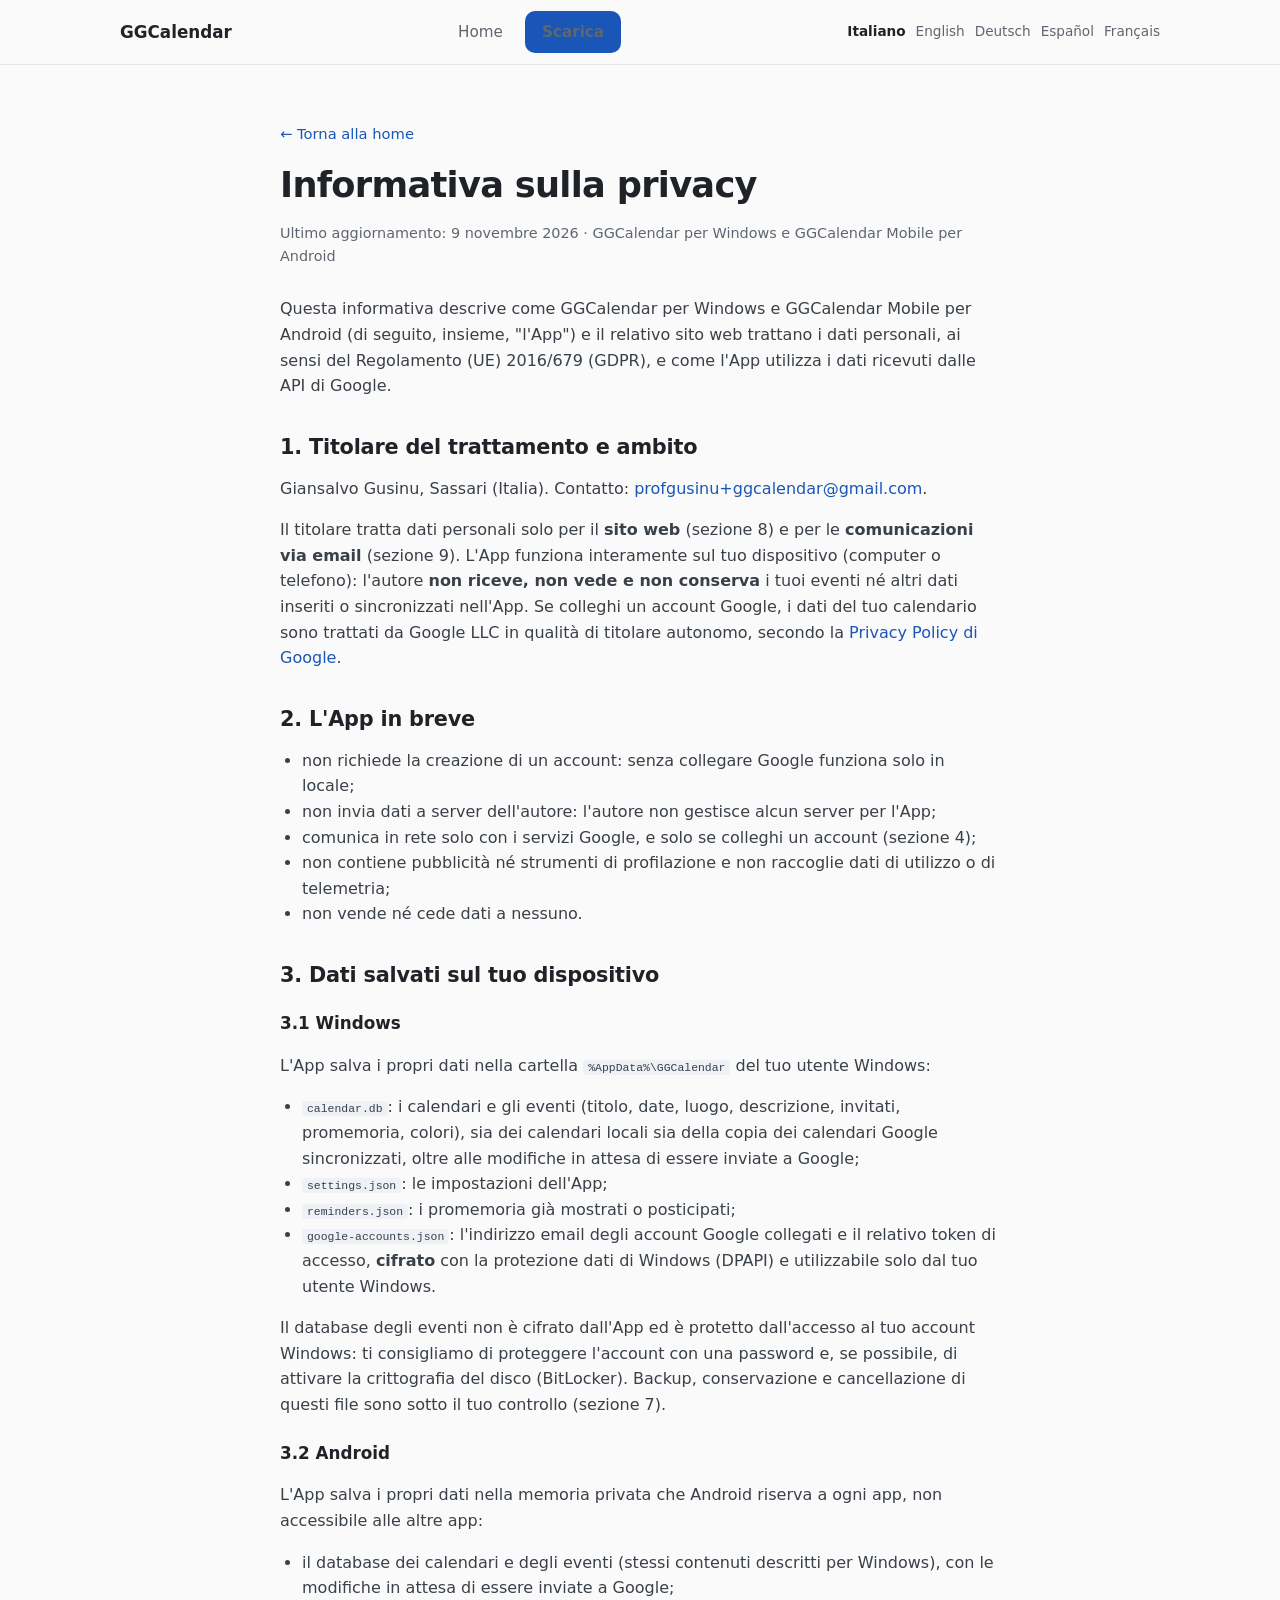
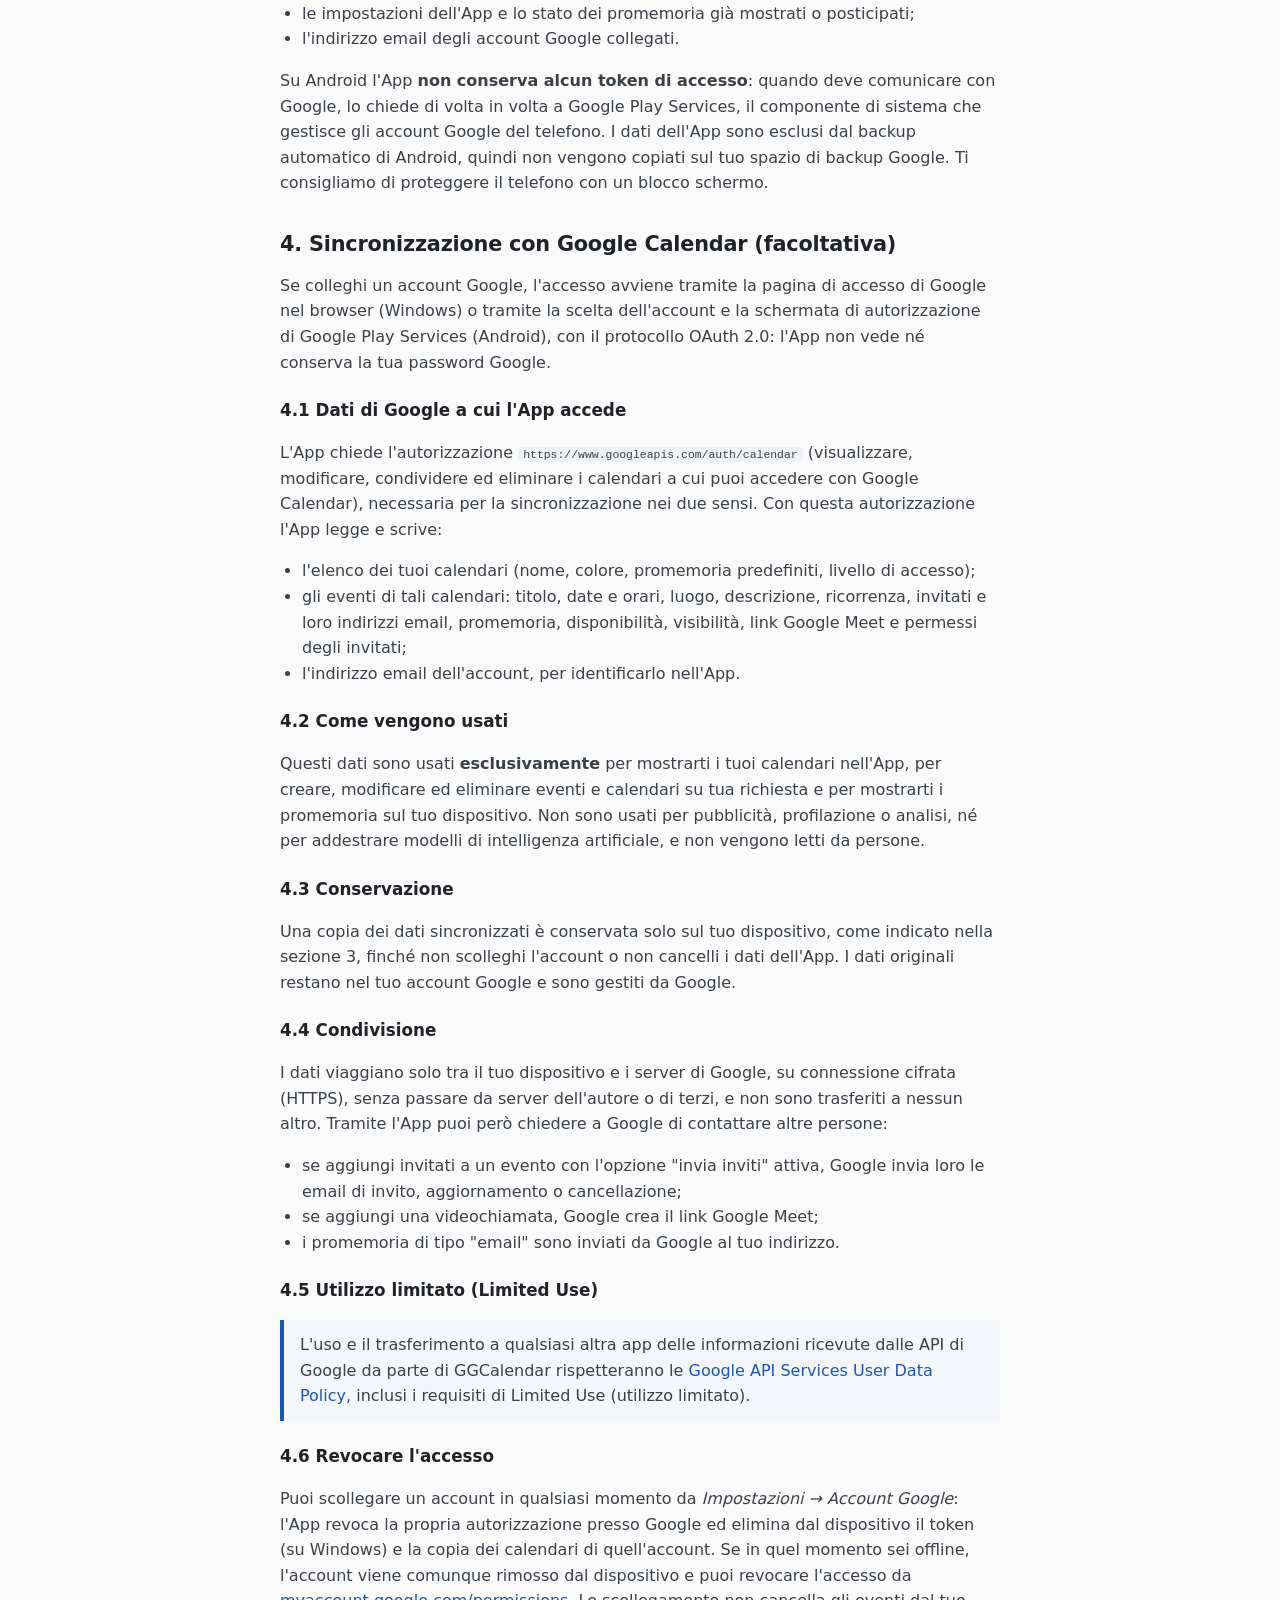
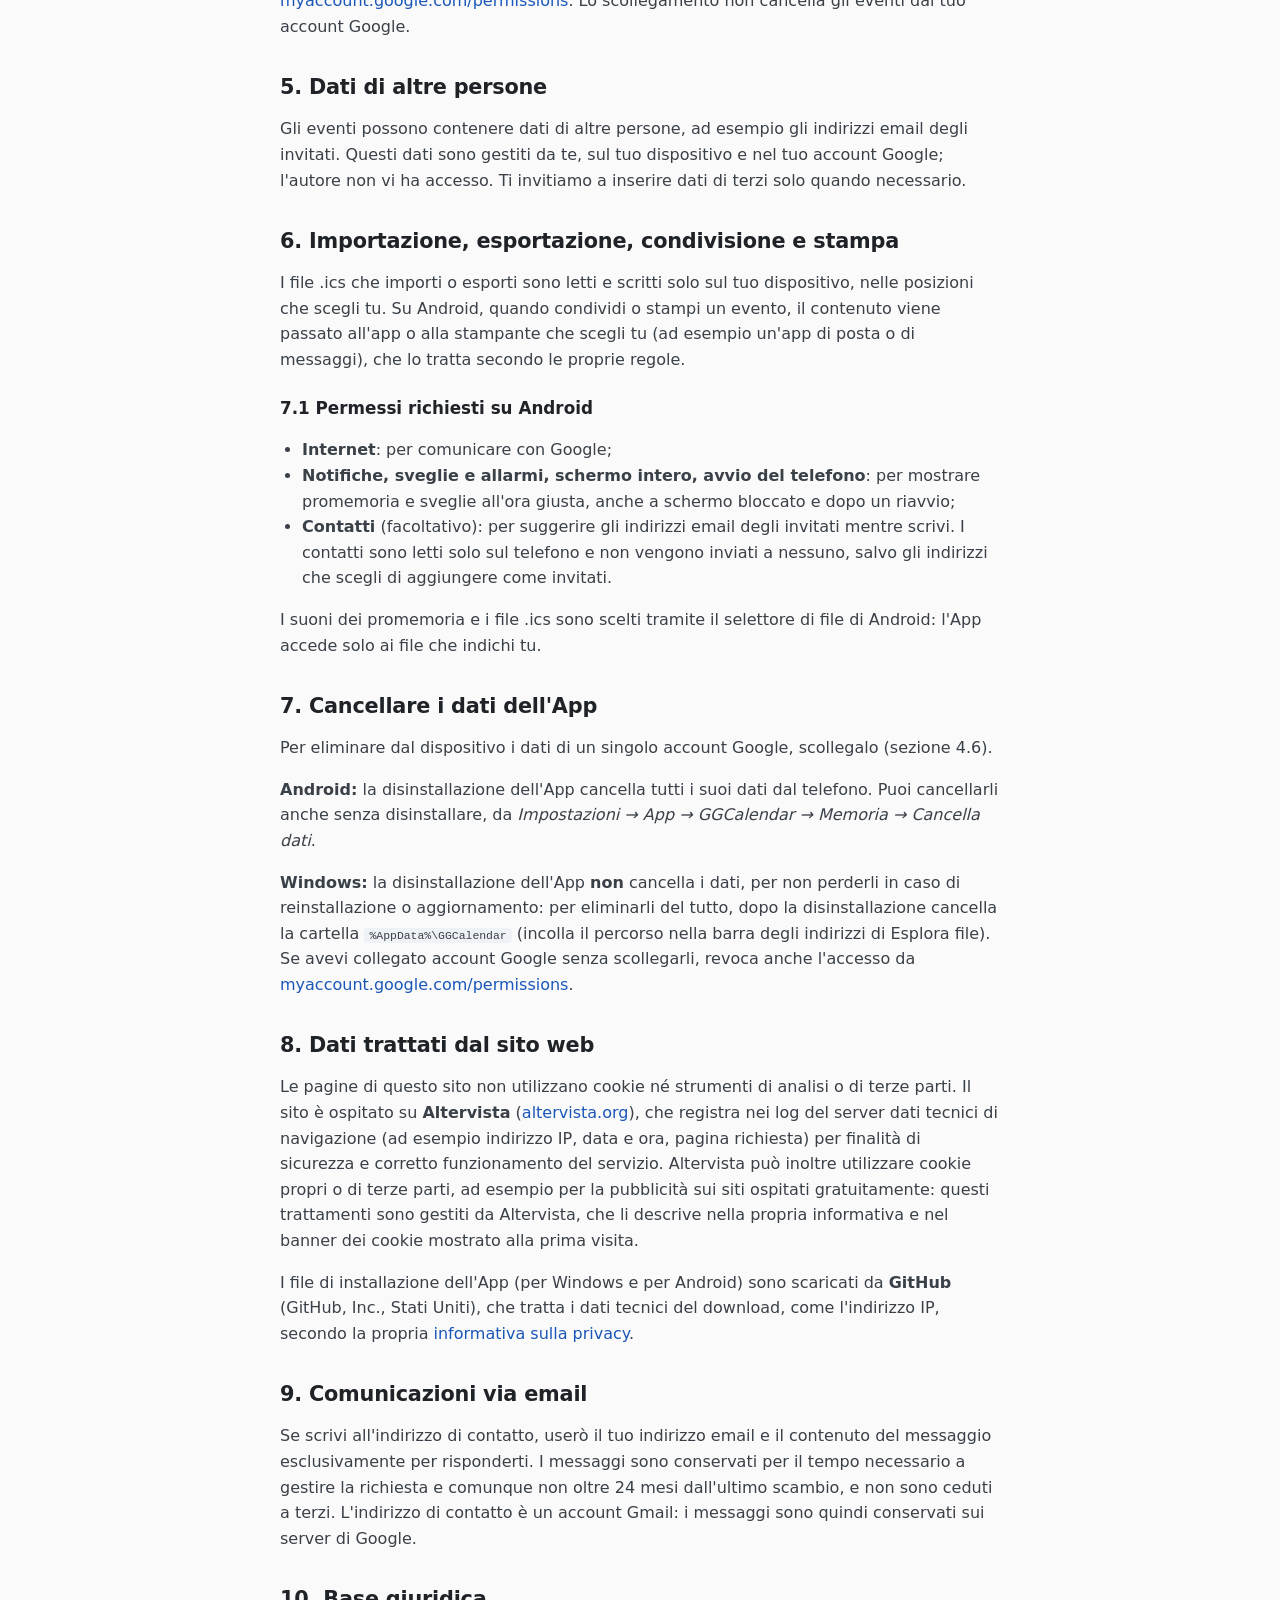
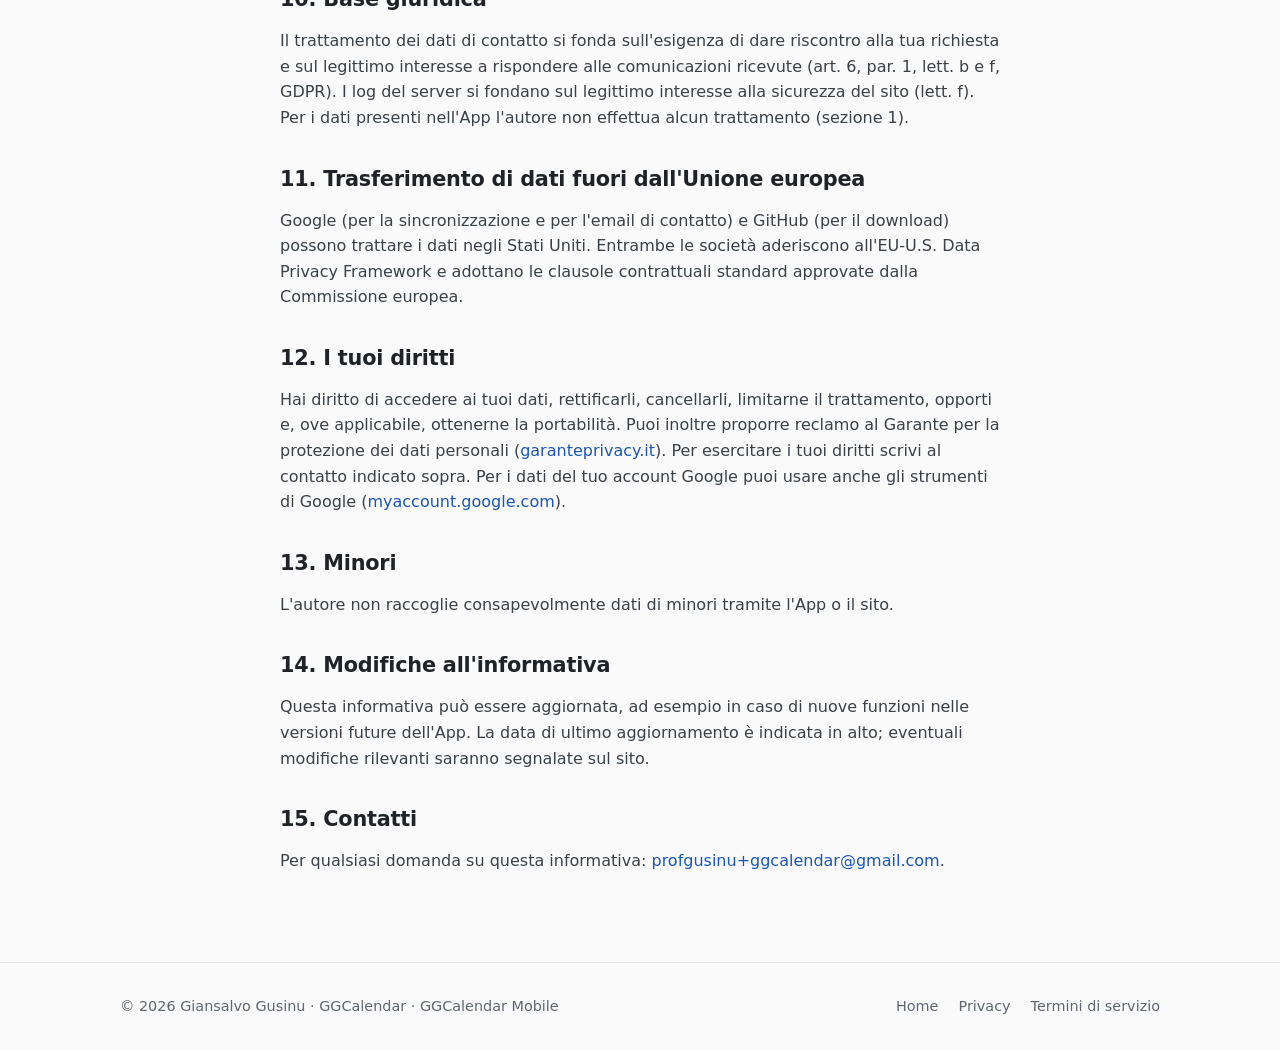
<file: website/privacy.html>
<!doctype html>
<html lang="it">
<head>
<meta charset="utf-8">
<meta name="viewport" content="width=device-width,initial-scale=1">
<title>Informativa sulla privacy – GGCalendar</title>
<meta name="description" content="Informativa sulla privacy di GGCalendar, l'app calendario per Windows 11 e Android con sincronizzazione Google Calendar.">
<link rel="icon" href="data:image/svg+xml,%3Csvg xmlns='http://www.w3.org/2000/svg' viewBox='0 0 32 32'%3E%3Crect x='3' y='5' width='26' height='24' rx='4' fill='%23fff' stroke='%231a56b8' stroke-width='2'/%3E%3Crect x='3' y='5' width='26' height='8' rx='4' fill='%231a56b8'/%3E%3C/svg%3E">
<link rel="alternate" hreflang="it" href="privacy.html">
<link rel="alternate" hreflang="en" href="en/privacy.html">
<link rel="alternate" hreflang="de" href="de/privacy.html">
<link rel="alternate" hreflang="es" href="es/privacy.html">
<link rel="alternate" hreflang="fr" href="fr/privacy.html">
<link rel="stylesheet" href="assets/style.css">
<script src="assets/script.js" defer></script>
</head>
<body>
<header class="site"><div class="wrap">
  <a class="brand" href="index.html">GGCalendar</a>
  <nav class="main"><a href="index.html">Home</a><a class="btn btn-primary btn-sm" href="index.html#download">Scarica</a></nav><div class="langs" aria-label="Language"><a class="on" href="privacy.html" hreflang="it" lang="it">Italiano</a><a href="en/privacy.html" hreflang="en" lang="en">English</a><a href="de/privacy.html" hreflang="de" lang="de">Deutsch</a><a href="es/privacy.html" hreflang="es" lang="es">Español</a><a href="fr/privacy.html" hreflang="fr" lang="fr">Français</a></div>
</div></header>

<main class="legal"><div class="wrap">
  <a class="back" href="index.html">← Torna alla home</a>
  <h1>Informativa sulla privacy</h1>
  <p class="updated">Ultimo aggiornamento: 9 novembre 2026 · GGCalendar per Windows e GGCalendar Mobile per Android</p>

  <p>Questa informativa descrive come GGCalendar per Windows e GGCalendar Mobile per Android (di seguito, insieme, "l'App") e il relativo sito web trattano i dati personali, ai sensi del Regolamento (UE) 2016/679 (GDPR), e come l'App utilizza i dati ricevuti dalle API di Google.</p>

  <h2>1. Titolare del trattamento e ambito</h2>
  <p>Giansalvo Gusinu, Sassari (Italia). Contatto: <a href="#" data-mail data-show data-subject="GGCalendar – Privacy">scrivi al titolare</a>.</p>
  <p>Il titolare tratta dati personali solo per il <strong>sito web</strong> (sezione 8) e per le <strong>comunicazioni via email</strong> (sezione 9). L'App funziona interamente sul tuo dispositivo (computer o telefono): l'autore <strong>non riceve, non vede e non conserva</strong> i tuoi eventi né altri dati inseriti o sincronizzati nell'App. Se colleghi un account Google, i dati del tuo calendario sono trattati da Google LLC in qualità di titolare autonomo, secondo la <a href="https://policies.google.com/privacy?hl=it" rel="noopener">Privacy Policy di Google</a>.</p>

  <h2>2. L'App in breve</h2>
  <ul>
    <li>non richiede la creazione di un account: senza collegare Google funziona solo in locale;</li>
    <li>non invia dati a server dell'autore: l'autore non gestisce alcun server per l'App;</li>
    <li>comunica in rete solo con i servizi Google, e solo se colleghi un account (sezione 4);</li>
    <li>non contiene pubblicità né strumenti di profilazione e non raccoglie dati di utilizzo o di telemetria;</li>
    <li>non vende né cede dati a nessuno.</li>
  </ul>

  <h2>3. Dati salvati sul tuo dispositivo</h2>
  <h3>3.1 Windows</h3>
  <p>L'App salva i propri dati nella cartella <code>%AppData%\GGCalendar</code> del tuo utente Windows:</p>
  <ul>
    <li><code>calendar.db</code>: i calendari e gli eventi (titolo, date, luogo, descrizione, invitati, promemoria, colori), sia dei calendari locali sia della copia dei calendari Google sincronizzati, oltre alle modifiche in attesa di essere inviate a Google;</li>
    <li><code>settings.json</code>: le impostazioni dell'App;</li>
    <li><code>reminders.json</code>: i promemoria già mostrati o posticipati;</li>
    <li><code>google-accounts.json</code>: l'indirizzo email degli account Google collegati e il relativo token di accesso, <strong>cifrato</strong> con la protezione dati di Windows (DPAPI) e utilizzabile solo dal tuo utente Windows.</li>
  </ul>
  <p>Il database degli eventi non è cifrato dall'App ed è protetto dall'accesso al tuo account Windows: ti consigliamo di proteggere l'account con una password e, se possibile, di attivare la crittografia del disco (BitLocker). Backup, conservazione e cancellazione di questi file sono sotto il tuo controllo (sezione 7).</p>

  <h3>3.2 Android</h3>
  <p>L'App salva i propri dati nella memoria privata che Android riserva a ogni app, non accessibile alle altre app:</p>
  <ul>
    <li>il database dei calendari e degli eventi (stessi contenuti descritti per Windows), con le modifiche in attesa di essere inviate a Google;</li>
    <li>le impostazioni dell'App e lo stato dei promemoria già mostrati o posticipati;</li>
    <li>l'indirizzo email degli account Google collegati.</li>
  </ul>
  <p>Su Android l'App <strong>non conserva alcun token di accesso</strong>: quando deve comunicare con Google, lo chiede di volta in volta a Google Play Services, il componente di sistema che gestisce gli account Google del telefono. I dati dell'App sono esclusi dal backup automatico di Android, quindi non vengono copiati sul tuo spazio di backup Google. Ti consigliamo di proteggere il telefono con un blocco schermo.</p>

  <h2>4. Sincronizzazione con Google Calendar (facoltativa)</h2>
  <p>Se colleghi un account Google, l'accesso avviene tramite la pagina di accesso di Google nel browser (Windows) o tramite la scelta dell'account e la schermata di autorizzazione di Google Play Services (Android), con il protocollo OAuth 2.0: l'App non vede né conserva la tua password Google.</p>

  <h3>4.1 Dati di Google a cui l'App accede</h3>
  <p>L'App chiede l'autorizzazione <code>https://www.googleapis.com/auth/calendar</code> (visualizzare, modificare, condividere ed eliminare i calendari a cui puoi accedere con Google Calendar), necessaria per la sincronizzazione nei due sensi. Con questa autorizzazione l'App legge e scrive:</p>
  <ul>
    <li>l'elenco dei tuoi calendari (nome, colore, promemoria predefiniti, livello di accesso);</li>
    <li>gli eventi di tali calendari: titolo, date e orari, luogo, descrizione, ricorrenza, invitati e loro indirizzi email, promemoria, disponibilità, visibilità, link Google Meet e permessi degli invitati;</li>
    <li>l'indirizzo email dell'account, per identificarlo nell'App.</li>
  </ul>

  <h3>4.2 Come vengono usati</h3>
  <p>Questi dati sono usati <strong>esclusivamente</strong> per mostrarti i tuoi calendari nell'App, per creare, modificare ed eliminare eventi e calendari su tua richiesta e per mostrarti i promemoria sul tuo dispositivo. Non sono usati per pubblicità, profilazione o analisi, né per addestrare modelli di intelligenza artificiale, e non vengono letti da persone.</p>

  <h3>4.3 Conservazione</h3>
  <p>Una copia dei dati sincronizzati è conservata solo sul tuo dispositivo, come indicato nella sezione 3, finché non scolleghi l'account o non cancelli i dati dell'App. I dati originali restano nel tuo account Google e sono gestiti da Google.</p>

  <h3>4.4 Condivisione</h3>
  <p>I dati viaggiano solo tra il tuo dispositivo e i server di Google, su connessione cifrata (HTTPS), senza passare da server dell'autore o di terzi, e non sono trasferiti a nessun altro. Tramite l'App puoi però chiedere a Google di contattare altre persone:</p>
  <ul>
    <li>se aggiungi invitati a un evento con l'opzione "invia inviti" attiva, Google invia loro le email di invito, aggiornamento o cancellazione;</li>
    <li>se aggiungi una videochiamata, Google crea il link Google Meet;</li>
    <li>i promemoria di tipo "email" sono inviati da Google al tuo indirizzo.</li>
  </ul>

  <h3>4.5 Utilizzo limitato (Limited Use)</h3>
  <blockquote>L'uso e il trasferimento a qualsiasi altra app delle informazioni ricevute dalle API di Google da parte di GGCalendar rispetteranno le <a href="https://developers.google.com/terms/api-services-user-data-policy" rel="noopener">Google API Services User Data Policy</a>, inclusi i requisiti di Limited Use (utilizzo limitato).</blockquote>

  <h3>4.6 Revocare l'accesso</h3>
  <p>Puoi scollegare un account in qualsiasi momento da <em>Impostazioni → Account Google</em>: l'App revoca la propria autorizzazione presso Google ed elimina dal dispositivo il token (su Windows) e la copia dei calendari di quell'account. Se in quel momento sei offline, l'account viene comunque rimosso dal dispositivo e puoi revocare l'accesso da <a href="https://myaccount.google.com/permissions" rel="noopener">myaccount.google.com/permissions</a>. Lo scollegamento non cancella gli eventi dal tuo account Google.</p>

  <h2>5. Dati di altre persone</h2>
  <p>Gli eventi possono contenere dati di altre persone, ad esempio gli indirizzi email degli invitati. Questi dati sono gestiti da te, sul tuo dispositivo e nel tuo account Google; l'autore non vi ha accesso. Ti invitiamo a inserire dati di terzi solo quando necessario.</p>

  <h2>6. Importazione, esportazione, condivisione e stampa</h2>
  <p>I file .ics che importi o esporti sono letti e scritti solo sul tuo dispositivo, nelle posizioni che scegli tu. Su Android, quando condividi o stampi un evento, il contenuto viene passato all'app o alla stampante che scegli tu (ad esempio un'app di posta o di messaggi), che lo tratta secondo le proprie regole.</p>

  <h3>7.1 Permessi richiesti su Android</h3>
  <ul>
    <li><strong>Internet</strong>: per comunicare con Google;</li>
    <li><strong>Notifiche, sveglie e allarmi, schermo intero, avvio del telefono</strong>: per mostrare promemoria e sveglie all'ora giusta, anche a schermo bloccato e dopo un riavvio;</li>
    <li><strong>Contatti</strong> (facoltativo): per suggerire gli indirizzi email degli invitati mentre scrivi. I contatti sono letti solo sul telefono e non vengono inviati a nessuno, salvo gli indirizzi che scegli di aggiungere come invitati.</li>
  </ul>
  <p>I suoni dei promemoria e i file .ics sono scelti tramite il selettore di file di Android: l'App accede solo ai file che indichi tu.</p>

  <h2>7. Cancellare i dati dell'App</h2>
  <p>Per eliminare dal dispositivo i dati di un singolo account Google, scollegalo (sezione 4.6).</p>
  <p><strong>Android:</strong> la disinstallazione dell'App cancella tutti i suoi dati dal telefono. Puoi cancellarli anche senza disinstallare, da <em>Impostazioni → App → GGCalendar → Memoria → Cancella dati</em>.</p>
  <p><strong>Windows:</strong> la disinstallazione dell'App <strong>non</strong> cancella i dati, per non perderli in caso di reinstallazione o aggiornamento: per eliminarli del tutto, dopo la disinstallazione cancella la cartella <code>%AppData%\GGCalendar</code> (incolla il percorso nella barra degli indirizzi di Esplora file). Se avevi collegato account Google senza scollegarli, revoca anche l'accesso da <a href="https://myaccount.google.com/permissions" rel="noopener">myaccount.google.com/permissions</a>.</p>

  <h2>8. Dati trattati dal sito web</h2>
  <p>Le pagine di questo sito non utilizzano cookie né strumenti di analisi o di terze parti. Il sito è ospitato su <strong>Altervista</strong> (<a href="https://www.altervista.org" rel="noopener">altervista.org</a>), che registra nei log del server dati tecnici di navigazione (ad esempio indirizzo IP, data e ora, pagina richiesta) per finalità di sicurezza e corretto funzionamento del servizio. Altervista può inoltre utilizzare cookie propri o di terze parti, ad esempio per la pubblicità sui siti ospitati gratuitamente: questi trattamenti sono gestiti da Altervista, che li descrive nella propria informativa e nel banner dei cookie mostrato alla prima visita.</p>
  <p>I file di installazione dell'App (per Windows e per Android) sono scaricati da <strong>GitHub</strong> (GitHub, Inc., Stati Uniti), che tratta i dati tecnici del download, come l'indirizzo IP, secondo la propria <a href="https://docs.github.com/it/site-policy/privacy-policies/github-general-privacy-statement" rel="noopener">informativa sulla privacy</a>.</p>

  <h2>9. Comunicazioni via email</h2>
  <p>Se scrivi all'indirizzo di contatto, userò il tuo indirizzo email e il contenuto del messaggio esclusivamente per risponderti. I messaggi sono conservati per il tempo necessario a gestire la richiesta e comunque non oltre 24 mesi dall'ultimo scambio, e non sono ceduti a terzi. L'indirizzo di contatto è un account Gmail: i messaggi sono quindi conservati sui server di Google.</p>

  <h2>10. Base giuridica</h2>
  <p>Il trattamento dei dati di contatto si fonda sull'esigenza di dare riscontro alla tua richiesta e sul legittimo interesse a rispondere alle comunicazioni ricevute (art. 6, par. 1, lett. b e f, GDPR). I log del server si fondano sul legittimo interesse alla sicurezza del sito (lett. f). Per i dati presenti nell'App l'autore non effettua alcun trattamento (sezione 1).</p>

  <h2>11. Trasferimento di dati fuori dall'Unione europea</h2>
  <p>Google (per la sincronizzazione e per l'email di contatto) e GitHub (per il download) possono trattare i dati negli Stati Uniti. Entrambe le società aderiscono all'EU-U.S. Data Privacy Framework e adottano le clausole contrattuali standard approvate dalla Commissione europea.</p>

  <h2>12. I tuoi diritti</h2>
  <p>Hai diritto di accedere ai tuoi dati, rettificarli, cancellarli, limitarne il trattamento, opporti e, ove applicabile, ottenerne la portabilità. Puoi inoltre proporre reclamo al Garante per la protezione dei dati personali (<a href="https://www.garanteprivacy.it" rel="noopener">garanteprivacy.it</a>). Per esercitare i tuoi diritti scrivi al contatto indicato sopra. Per i dati del tuo account Google puoi usare anche gli strumenti di Google (<a href="https://myaccount.google.com" rel="noopener">myaccount.google.com</a>).</p>

  <h2>13. Minori</h2>
  <p>L'autore non raccoglie consapevolmente dati di minori tramite l'App o il sito.</p>

  <h2>14. Modifiche all'informativa</h2>
  <p>Questa informativa può essere aggiornata, ad esempio in caso di nuove funzioni nelle versioni future dell'App. La data di ultimo aggiornamento è indicata in alto; eventuali modifiche rilevanti saranno segnalate sul sito.</p>

  <h2>15. Contatti</h2>
  <p>Per qualsiasi domanda su questa informativa: <a href="#" data-mail data-show data-subject="GGCalendar – Privacy">scrivi all'autore</a>.</p>
  <noscript><p>Email: profgusinu+ggcalendar [chiocciola] gmail [punto] com</p></noscript>
</div></main>

<footer class="site"><div class="wrap">
  <div>© 2026 Giansalvo Gusinu · GGCalendar · GGCalendar Mobile</div>
  <nav><a href="index.html">Home</a><a href="privacy.html">Privacy</a><a href="terms.html">Termini di servizio</a></nav>
</div></footer>
</body>
</html>
</file>
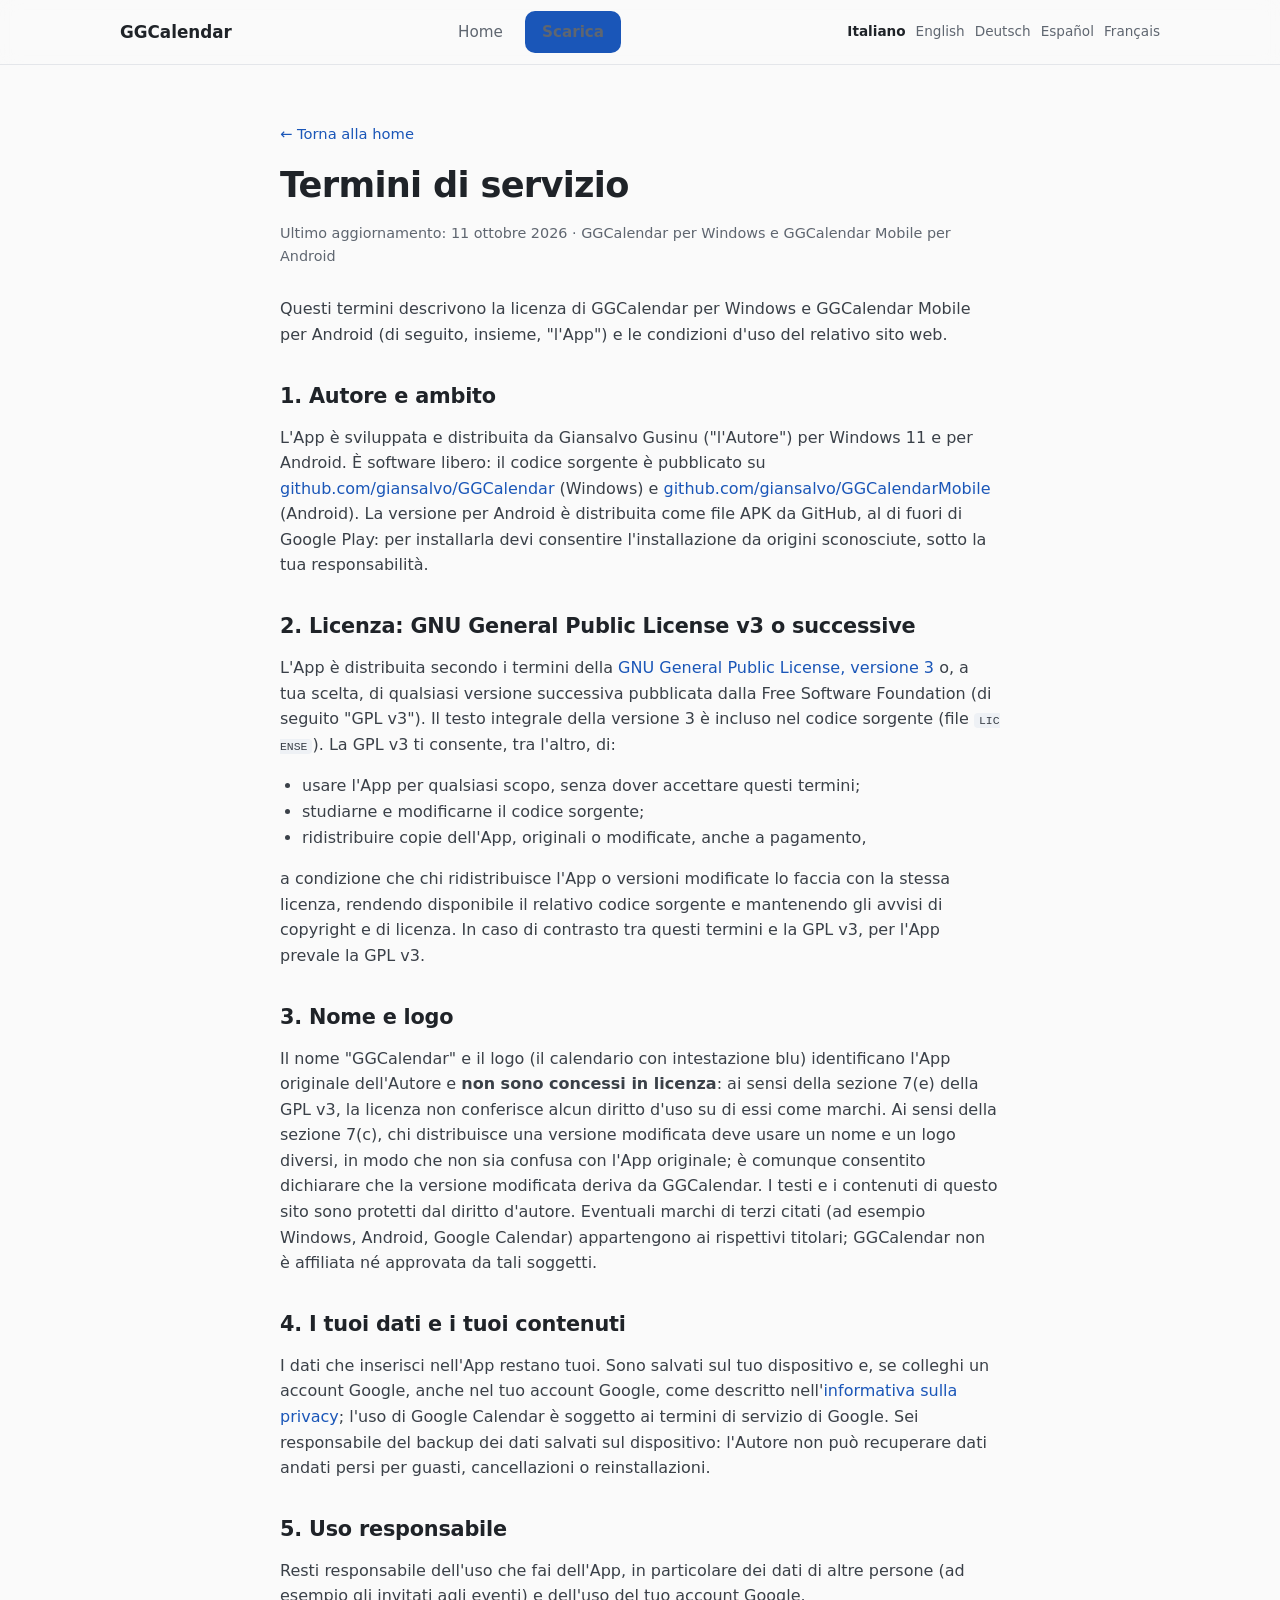
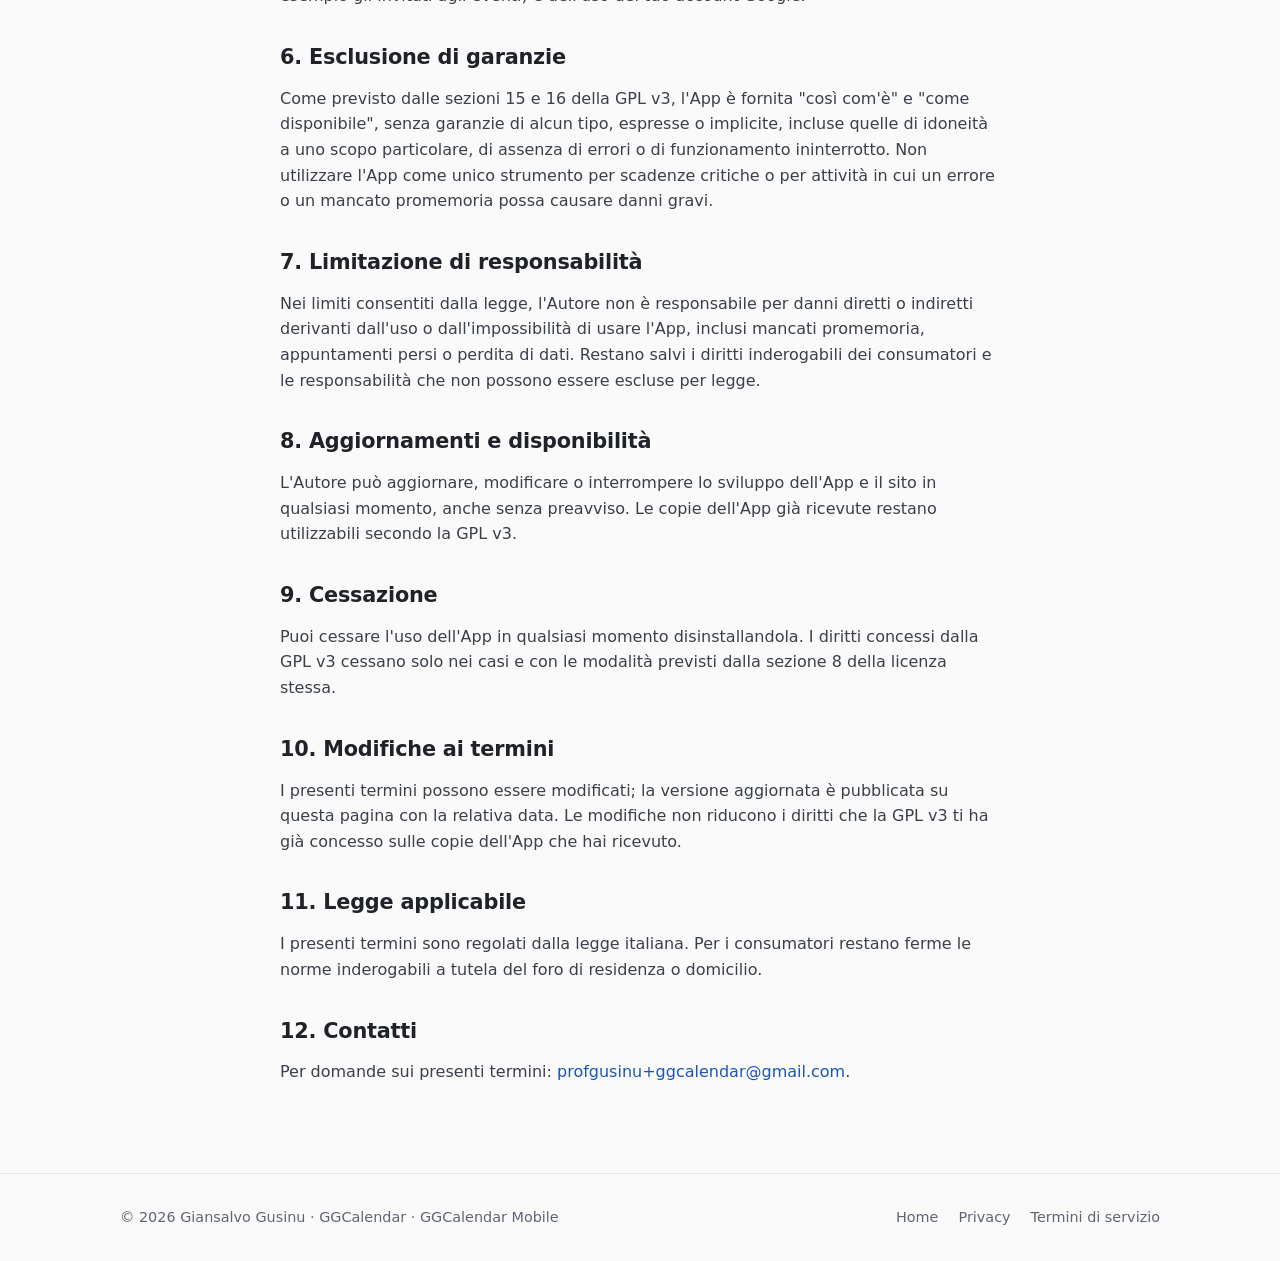
<file: website/terms.html>
<!doctype html>
<html lang="it">
<head>
<meta charset="utf-8">
<meta name="viewport" content="width=device-width,initial-scale=1">
<title>Termini di servizio – GGCalendar</title>
<meta name="description" content="Termini di servizio di GGCalendar, l'app calendario per Windows 11 e Android.">
<link rel="icon" href="data:image/svg+xml,%3Csvg xmlns='http://www.w3.org/2000/svg' viewBox='0 0 32 32'%3E%3Crect x='3' y='5' width='26' height='24' rx='4' fill='%23fff' stroke='%231a56b8' stroke-width='2'/%3E%3Crect x='3' y='5' width='26' height='8' rx='4' fill='%231a56b8'/%3E%3C/svg%3E">
<link rel="alternate" hreflang="it" href="terms.html">
<link rel="alternate" hreflang="en" href="en/terms.html">
<link rel="alternate" hreflang="de" href="de/terms.html">
<link rel="alternate" hreflang="es" href="es/terms.html">
<link rel="alternate" hreflang="fr" href="fr/terms.html">
<link rel="stylesheet" href="assets/style.css">
<script src="assets/script.js" defer></script>
</head>
<body>
<header class="site"><div class="wrap">
  <a class="brand" href="index.html">GGCalendar</a>
  <nav class="main"><a href="index.html">Home</a><a class="btn btn-primary btn-sm" href="index.html#download">Scarica</a></nav><div class="langs" aria-label="Language"><a class="on" href="terms.html" hreflang="it" lang="it">Italiano</a><a href="en/terms.html" hreflang="en" lang="en">English</a><a href="de/terms.html" hreflang="de" lang="de">Deutsch</a><a href="es/terms.html" hreflang="es" lang="es">Español</a><a href="fr/terms.html" hreflang="fr" lang="fr">Français</a></div>
</div></header>

<main class="legal"><div class="wrap">
  <a class="back" href="index.html">← Torna alla home</a>
  <h1>Termini di servizio</h1>
  <p class="updated">Ultimo aggiornamento: 11 ottobre 2026 · GGCalendar per Windows e GGCalendar Mobile per Android</p>

  <p>Questi termini descrivono la licenza di GGCalendar per Windows e GGCalendar Mobile per Android (di seguito, insieme, "l'App") e le condizioni d'uso del relativo sito web.</p>

  <h2>1. Autore e ambito</h2>
  <p>L'App è sviluppata e distribuita da Giansalvo Gusinu ("l'Autore") per Windows 11 e per Android. È software libero: il codice sorgente è pubblicato su <a href="https://github.com/giansalvo/GGCalendar" rel="noopener">github.com/giansalvo/GGCalendar</a> (Windows) e <a href="https://github.com/giansalvo/GGCalendarMobile" rel="noopener">github.com/giansalvo/GGCalendarMobile</a> (Android). La versione per Android è distribuita come file APK da GitHub, al di fuori di Google Play: per installarla devi consentire l'installazione da origini sconosciute, sotto la tua responsabilità.</p>

  <h2>2. Licenza: GNU General Public License v3 o successive</h2>
  <p>L'App è distribuita secondo i termini della <a href="https://www.gnu.org/licenses/gpl-3.0.html" rel="noopener">GNU General Public License, versione 3</a> o, a tua scelta, di qualsiasi versione successiva pubblicata dalla Free Software Foundation (di seguito "GPL v3"). Il testo integrale della versione 3 è incluso nel codice sorgente (file <code>LICENSE</code>). La GPL v3 ti consente, tra l'altro, di:</p>
  <ul>
    <li>usare l'App per qualsiasi scopo, senza dover accettare questi termini;</li>
    <li>studiarne e modificarne il codice sorgente;</li>
    <li>ridistribuire copie dell'App, originali o modificate, anche a pagamento,</li>
  </ul>
  <p>a condizione che chi ridistribuisce l'App o versioni modificate lo faccia con la stessa licenza, rendendo disponibile il relativo codice sorgente e mantenendo gli avvisi di copyright e di licenza. In caso di contrasto tra questi termini e la GPL v3, per l'App prevale la GPL v3.</p>

  <h2>3. Nome e logo</h2>
  <p>Il nome "GGCalendar" e il logo (il calendario con intestazione blu) identificano l'App originale dell'Autore e <strong>non sono concessi in licenza</strong>: ai sensi della sezione 7(e) della GPL v3, la licenza non conferisce alcun diritto d'uso su di essi come marchi. Ai sensi della sezione 7(c), chi distribuisce una versione modificata deve usare un nome e un logo diversi, in modo che non sia confusa con l'App originale; è comunque consentito dichiarare che la versione modificata deriva da GGCalendar. I testi e i contenuti di questo sito sono protetti dal diritto d'autore. Eventuali marchi di terzi citati (ad esempio Windows, Android, Google Calendar) appartengono ai rispettivi titolari; GGCalendar non è affiliata né approvata da tali soggetti.</p>

  <h2>4. I tuoi dati e i tuoi contenuti</h2>
  <p>I dati che inserisci nell'App restano tuoi. Sono salvati sul tuo dispositivo e, se colleghi un account Google, anche nel tuo account Google, come descritto nell'<a href="privacy.html">informativa sulla privacy</a>; l'uso di Google Calendar è soggetto ai termini di servizio di Google. Sei responsabile del backup dei dati salvati sul dispositivo: l'Autore non può recuperare dati andati persi per guasti, cancellazioni o reinstallazioni.</p>

  <h2>5. Uso responsabile</h2>
  <p>Resti responsabile dell'uso che fai dell'App, in particolare dei dati di altre persone (ad esempio gli invitati agli eventi) e dell'uso del tuo account Google.</p>

  <h2>6. Esclusione di garanzie</h2>
  <p>Come previsto dalle sezioni 15 e 16 della GPL v3, l'App è fornita "così com'è" e "come disponibile", senza garanzie di alcun tipo, espresse o implicite, incluse quelle di idoneità a uno scopo particolare, di assenza di errori o di funzionamento ininterrotto. Non utilizzare l'App come unico strumento per scadenze critiche o per attività in cui un errore o un mancato promemoria possa causare danni gravi.</p>

  <h2>7. Limitazione di responsabilità</h2>
  <p>Nei limiti consentiti dalla legge, l'Autore non è responsabile per danni diretti o indiretti derivanti dall'uso o dall'impossibilità di usare l'App, inclusi mancati promemoria, appuntamenti persi o perdita di dati. Restano salvi i diritti inderogabili dei consumatori e le responsabilità che non possono essere escluse per legge.</p>

  <h2>8. Aggiornamenti e disponibilità</h2>
  <p>L'Autore può aggiornare, modificare o interrompere lo sviluppo dell'App e il sito in qualsiasi momento, anche senza preavviso. Le copie dell'App già ricevute restano utilizzabili secondo la GPL v3.</p>

  <h2>9. Cessazione</h2>
  <p>Puoi cessare l'uso dell'App in qualsiasi momento disinstallandola. I diritti concessi dalla GPL v3 cessano solo nei casi e con le modalità previsti dalla sezione 8 della licenza stessa.</p>

  <h2>10. Modifiche ai termini</h2>
  <p>I presenti termini possono essere modificati; la versione aggiornata è pubblicata su questa pagina con la relativa data. Le modifiche non riducono i diritti che la GPL v3 ti ha già concesso sulle copie dell'App che hai ricevuto.</p>

  <h2>11. Legge applicabile</h2>
  <p>I presenti termini sono regolati dalla legge italiana. Per i consumatori restano ferme le norme inderogabili a tutela del foro di residenza o domicilio.</p>

  <h2>12. Contatti</h2>
  <p>Per domande sui presenti termini: <a href="#" data-mail data-show data-subject="GGCalendar – Termini">scrivi all'autore</a>.</p>
  <noscript><p>Email: profgusinu+ggcalendar [chiocciola] gmail [punto] com</p></noscript>
</div></main>

<footer class="site"><div class="wrap">
  <div>© 2026 Giansalvo Gusinu · GGCalendar · GGCalendar Mobile</div>
  <nav><a href="index.html">Home</a><a href="privacy.html">Privacy</a><a href="terms.html">Termini di servizio</a></nav>
</div></footer>
</body>
</html>
</file>
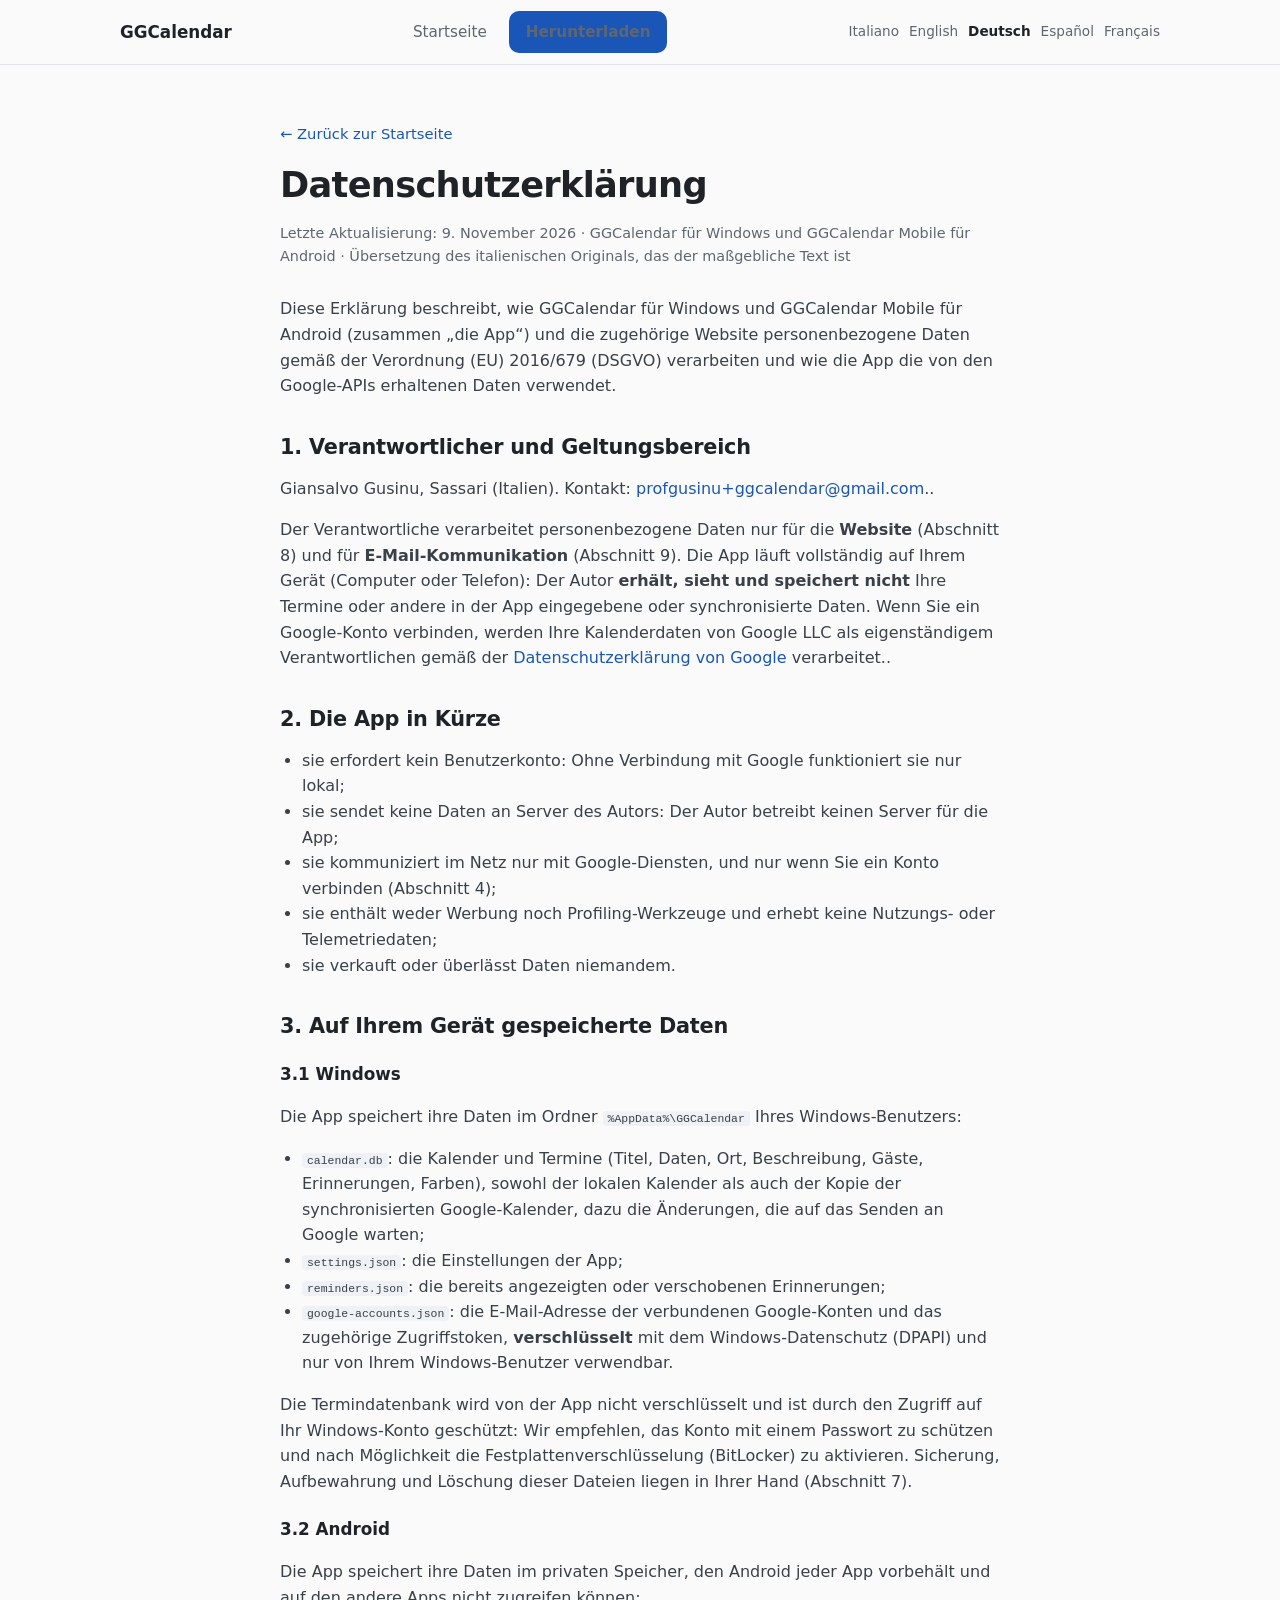
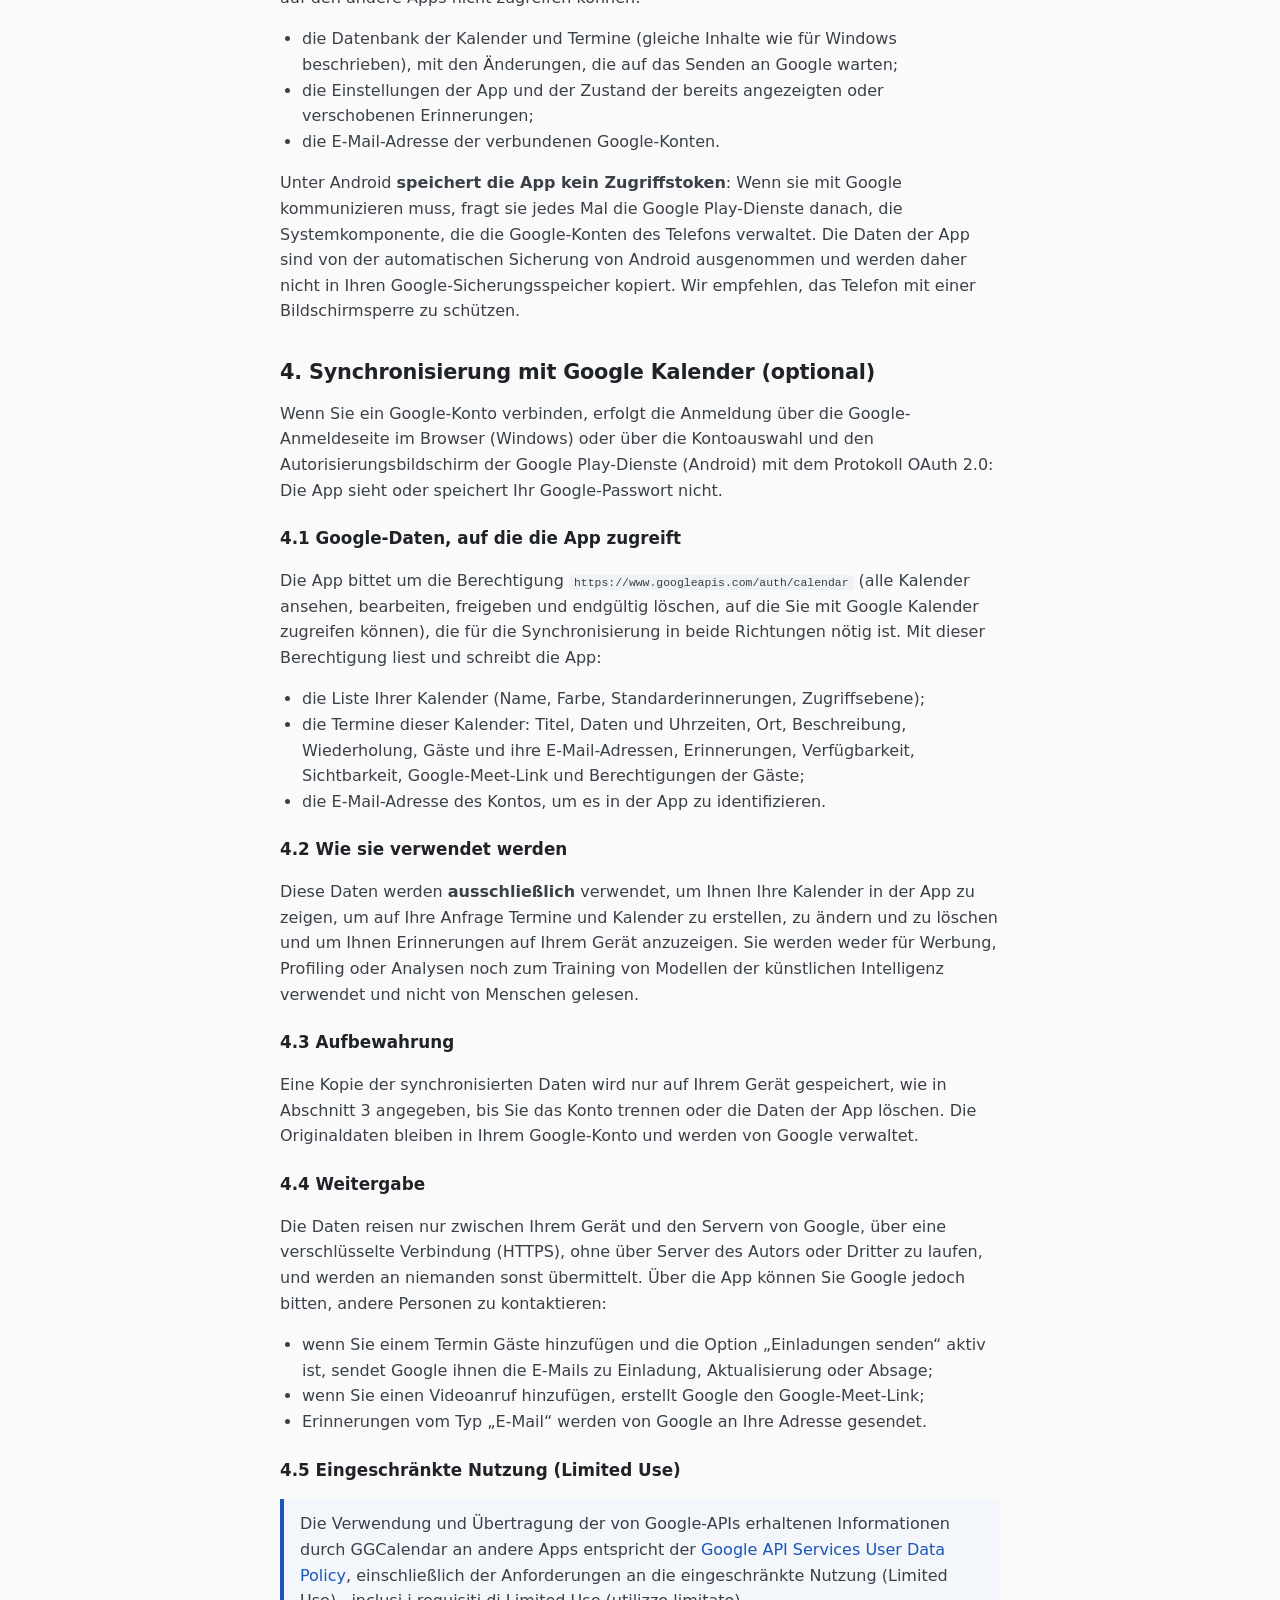
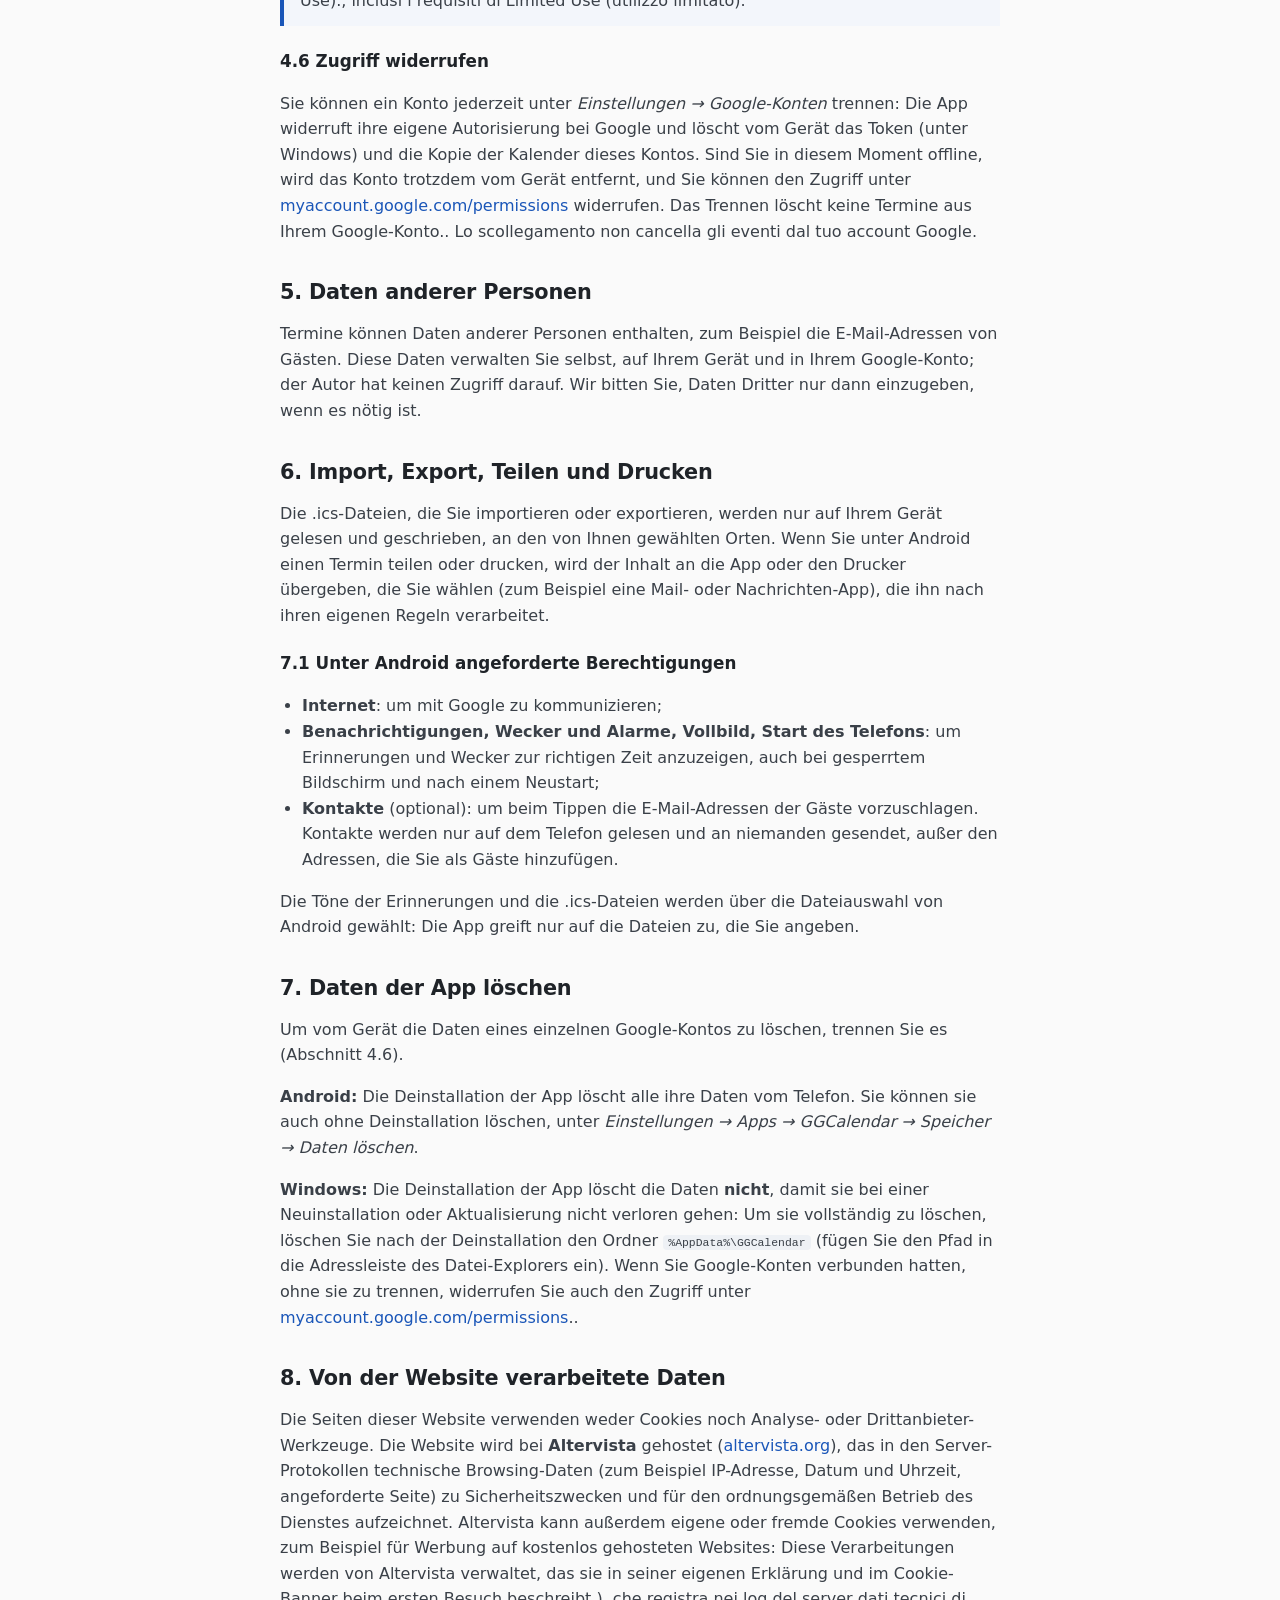
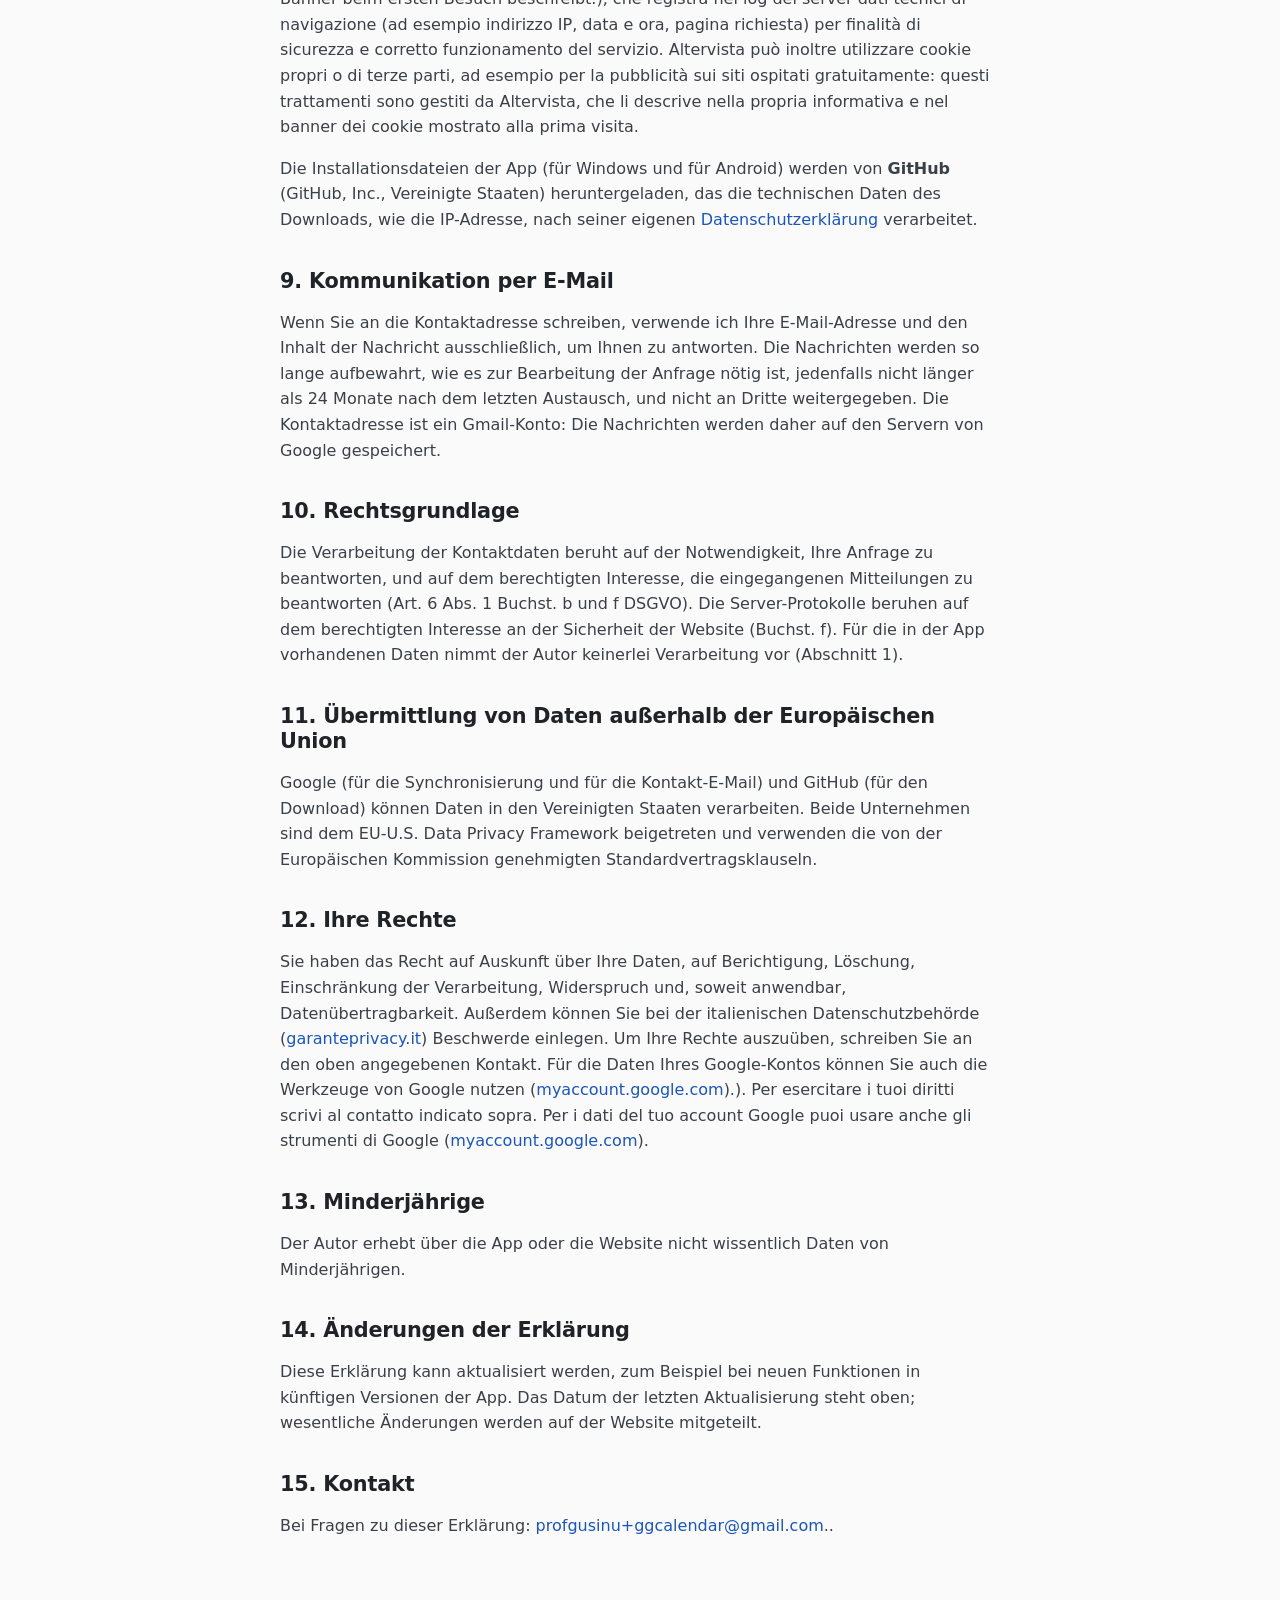
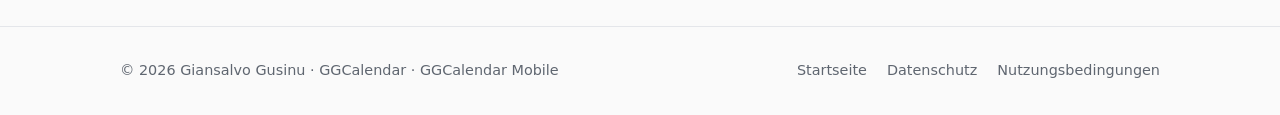
<file: website/de/privacy.html>
<!doctype html>
<html lang="de">
<head>
<meta charset="utf-8">
<meta name="viewport" content="width=device-width,initial-scale=1">
<title>Datenschutzerklärung – GGCalendar</title>
<meta name="description" content="Datenschutzerklärung von GGCalendar, der Kalender-App für Windows 11 und Android mit Synchronisierung mit Google Kalender.">
<link rel="icon" href="data:image/svg+xml,%3Csvg xmlns='http://www.w3.org/2000/svg' viewBox='0 0 32 32'%3E%3Crect x='3' y='5' width='26' height='24' rx='4' fill='%23fff' stroke='%231a56b8' stroke-width='2'/%3E%3Crect x='3' y='5' width='26' height='8' rx='4' fill='%231a56b8'/%3E%3C/svg%3E">
<link rel="alternate" hreflang="it" href="../privacy.html">
<link rel="alternate" hreflang="en" href="../en/privacy.html">
<link rel="alternate" hreflang="de" href="privacy.html">
<link rel="alternate" hreflang="es" href="../es/privacy.html">
<link rel="alternate" hreflang="fr" href="../fr/privacy.html">
<link rel="stylesheet" href="../assets/style.css">
<script src="../assets/script.js" defer></script>
</head>
<body>
<header class="site"><div class="wrap">
  <a class="brand" href="index.html">GGCalendar</a>
  <nav class="main"><a href="index.html">Startseite</a><a class="btn btn-primary btn-sm" href="index.html#download">Herunterladen</a></nav><div class="langs" aria-label="Language"><a href="../privacy.html" hreflang="it" lang="it">Italiano</a><a href="../en/privacy.html" hreflang="en" lang="en">English</a><a class="on" href="privacy.html" hreflang="de" lang="de">Deutsch</a><a href="../es/privacy.html" hreflang="es" lang="es">Español</a><a href="../fr/privacy.html" hreflang="fr" lang="fr">Français</a></div>
</div></header>

<main class="legal"><div class="wrap">
  <a class="back" href="index.html">← Zurück zur Startseite</a>
  <h1>Datenschutzerklärung</h1>
  <p class="updated">Letzte Aktualisierung: 9. November 2026 · GGCalendar für Windows und GGCalendar Mobile für Android · Übersetzung des italienischen Originals, das der maßgebliche Text ist</p>

  <p>Diese Erklärung beschreibt, wie GGCalendar für Windows und GGCalendar Mobile für Android (zusammen „die App“) und die zugehörige Website personenbezogene Daten gemäß der Verordnung (EU) 2016/679 (DSGVO) verarbeiten und wie die App die von den Google-APIs erhaltenen Daten verwendet.</p>

  <h2>1. Verantwortlicher und Geltungsbereich</h2>
  <p>Giansalvo Gusinu, Sassari (Italien). Kontakt: <a href="#" data-mail data-show data-subject="GGCalendar – Privacy">an den Verantwortlichen schreiben</a>.</a>.</p>
  <p>Der Verantwortliche verarbeitet personenbezogene Daten nur für die <strong>Website</strong> (Abschnitt 8) und für <strong>E-Mail-Kommunikation</strong> (Abschnitt 9). Die App läuft vollständig auf Ihrem Gerät (Computer oder Telefon): Der Autor <strong>erhält, sieht und speichert nicht</strong> Ihre Termine oder andere in der App eingegebene oder synchronisierte Daten. Wenn Sie ein Google-Konto verbinden, werden Ihre Kalenderdaten von Google LLC als eigenständigem Verantwortlichen gemäß der <a href="https://policies.google.com/privacy?hl=de" rel="noopener">Datenschutzerklärung von Google</a> verarbeitet.</a>.</p>

  <h2>2. Die App in Kürze</h2>
  <ul>
    <li>sie erfordert kein Benutzerkonto: Ohne Verbindung mit Google funktioniert sie nur lokal;</li>
    <li>sie sendet keine Daten an Server des Autors: Der Autor betreibt keinen Server für die App;</li>
    <li>sie kommuniziert im Netz nur mit Google-Diensten, und nur wenn Sie ein Konto verbinden (Abschnitt 4);</li>
    <li>sie enthält weder Werbung noch Profiling-Werkzeuge und erhebt keine Nutzungs- oder Telemetriedaten;</li>
    <li>sie verkauft oder überlässt Daten niemandem.</li>
  </ul>

  <h2>3. Auf Ihrem Gerät gespeicherte Daten</h2>
  <h3>3.1 Windows</h3>
  <p>Die App speichert ihre Daten im Ordner <code>%AppData%\GGCalendar</code> Ihres Windows-Benutzers:</p>
  <ul>
    <li><code>calendar.db</code>: die Kalender und Termine (Titel, Daten, Ort, Beschreibung, Gäste, Erinnerungen, Farben), sowohl der lokalen Kalender als auch der Kopie der synchronisierten Google-Kalender, dazu die Änderungen, die auf das Senden an Google warten;</li>
    <li><code>settings.json</code>: die Einstellungen der App;</li>
    <li><code>reminders.json</code>: die bereits angezeigten oder verschobenen Erinnerungen;</li>
    <li><code>google-accounts.json</code>: die E-Mail-Adresse der verbundenen Google-Konten und das zugehörige Zugriffstoken, <strong>verschlüsselt</strong> mit dem Windows-Datenschutz (DPAPI) und nur von Ihrem Windows-Benutzer verwendbar.</li>
  </ul>
  <p>Die Termindatenbank wird von der App nicht verschlüsselt und ist durch den Zugriff auf Ihr Windows-Konto geschützt: Wir empfehlen, das Konto mit einem Passwort zu schützen und nach Möglichkeit die Festplattenverschlüsselung (BitLocker) zu aktivieren. Sicherung, Aufbewahrung und Löschung dieser Dateien liegen in Ihrer Hand (Abschnitt 7).</p>

  <h3>3.2 Android</h3>
  <p>Die App speichert ihre Daten im privaten Speicher, den Android jeder App vorbehält und auf den andere Apps nicht zugreifen können:</p>
  <ul>
    <li>die Datenbank der Kalender und Termine (gleiche Inhalte wie für Windows beschrieben), mit den Änderungen, die auf das Senden an Google warten;</li>
    <li>die Einstellungen der App und der Zustand der bereits angezeigten oder verschobenen Erinnerungen;</li>
    <li>die E-Mail-Adresse der verbundenen Google-Konten.</li>
  </ul>
  <p>Unter Android <strong>speichert die App kein Zugriffstoken</strong>: Wenn sie mit Google kommunizieren muss, fragt sie jedes Mal die Google Play-Dienste danach, die Systemkomponente, die die Google-Konten des Telefons verwaltet. Die Daten der App sind von der automatischen Sicherung von Android ausgenommen und werden daher nicht in Ihren Google-Sicherungsspeicher kopiert. Wir empfehlen, das Telefon mit einer Bildschirmsperre zu schützen.</p>

  <h2>4. Synchronisierung mit Google Kalender (optional)</h2>
  <p>Wenn Sie ein Google-Konto verbinden, erfolgt die Anmeldung über die Google-Anmeldeseite im Browser (Windows) oder über die Kontoauswahl und den Autorisierungsbildschirm der Google Play-Dienste (Android) mit dem Protokoll OAuth 2.0: Die App sieht oder speichert Ihr Google-Passwort nicht.</p>

  <h3>4.1 Google-Daten, auf die die App zugreift</h3>
  <p>Die App bittet um die Berechtigung <code>https://www.googleapis.com/auth/calendar</code> (alle Kalender ansehen, bearbeiten, freigeben und endgültig löschen, auf die Sie mit Google Kalender zugreifen können), die für die Synchronisierung in beide Richtungen nötig ist. Mit dieser Berechtigung liest und schreibt die App:</p>
  <ul>
    <li>die Liste Ihrer Kalender (Name, Farbe, Standarderinnerungen, Zugriffsebene);</li>
    <li>die Termine dieser Kalender: Titel, Daten und Uhrzeiten, Ort, Beschreibung, Wiederholung, Gäste und ihre E-Mail-Adressen, Erinnerungen, Verfügbarkeit, Sichtbarkeit, Google-Meet-Link und Berechtigungen der Gäste;</li>
    <li>die E-Mail-Adresse des Kontos, um es in der App zu identifizieren.</li>
  </ul>

  <h3>4.2 Wie sie verwendet werden</h3>
  <p>Diese Daten werden <strong>ausschließlich</strong> verwendet, um Ihnen Ihre Kalender in der App zu zeigen, um auf Ihre Anfrage Termine und Kalender zu erstellen, zu ändern und zu löschen und um Ihnen Erinnerungen auf Ihrem Gerät anzuzeigen. Sie werden weder für Werbung, Profiling oder Analysen noch zum Training von Modellen der künstlichen Intelligenz verwendet und nicht von Menschen gelesen.</p>

  <h3>4.3 Aufbewahrung</h3>
  <p>Eine Kopie der synchronisierten Daten wird nur auf Ihrem Gerät gespeichert, wie in Abschnitt 3 angegeben, bis Sie das Konto trennen oder die Daten der App löschen. Die Originaldaten bleiben in Ihrem Google-Konto und werden von Google verwaltet.</p>

  <h3>4.4 Weitergabe</h3>
  <p>Die Daten reisen nur zwischen Ihrem Gerät und den Servern von Google, über eine verschlüsselte Verbindung (HTTPS), ohne über Server des Autors oder Dritter zu laufen, und werden an niemanden sonst übermittelt. Über die App können Sie Google jedoch bitten, andere Personen zu kontaktieren:</p>
  <ul>
    <li>wenn Sie einem Termin Gäste hinzufügen und die Option „Einladungen senden“ aktiv ist, sendet Google ihnen die E-Mails zu Einladung, Aktualisierung oder Absage;</li>
    <li>wenn Sie einen Videoanruf hinzufügen, erstellt Google den Google-Meet-Link;</li>
    <li>Erinnerungen vom Typ „E-Mail“ werden von Google an Ihre Adresse gesendet.</li>
  </ul>

  <h3>4.5 Eingeschränkte Nutzung (Limited Use)</h3>
  <blockquote>Die Verwendung und Übertragung der von Google-APIs erhaltenen Informationen durch GGCalendar an andere Apps entspricht der <a href="https://developers.google.com/terms/api-services-user-data-policy" rel="noopener">Google API Services User Data Policy</a>, einschließlich der Anforderungen an die eingeschränkte Nutzung (Limited Use).</a>, inclusi i requisiti di Limited Use (utilizzo limitato).</blockquote>

  <h3>4.6 Zugriff widerrufen</h3>
  <p>Sie können ein Konto jederzeit unter <em>Einstellungen → Google-Konten</em> trennen: Die App widerruft ihre eigene Autorisierung bei Google und löscht vom Gerät das Token (unter Windows) und die Kopie der Kalender dieses Kontos. Sind Sie in diesem Moment offline, wird das Konto trotzdem vom Gerät entfernt, und Sie können den Zugriff unter <a href="https://myaccount.google.com/permissions" rel="noopener">myaccount.google.com/permissions</a> widerrufen. Das Trennen löscht keine Termine aus Ihrem Google-Konto.</a>. Lo scollegamento non cancella gli eventi dal tuo account Google.</p>

  <h2>5. Daten anderer Personen</h2>
  <p>Termine können Daten anderer Personen enthalten, zum Beispiel die E-Mail-Adressen von Gästen. Diese Daten verwalten Sie selbst, auf Ihrem Gerät und in Ihrem Google-Konto; der Autor hat keinen Zugriff darauf. Wir bitten Sie, Daten Dritter nur dann einzugeben, wenn es nötig ist.</p>

  <h2>6. Import, Export, Teilen und Drucken</h2>
  <p>Die .ics-Dateien, die Sie importieren oder exportieren, werden nur auf Ihrem Gerät gelesen und geschrieben, an den von Ihnen gewählten Orten. Wenn Sie unter Android einen Termin teilen oder drucken, wird der Inhalt an die App oder den Drucker übergeben, die Sie wählen (zum Beispiel eine Mail- oder Nachrichten-App), die ihn nach ihren eigenen Regeln verarbeitet.</p>

  <h3>7.1 Unter Android angeforderte Berechtigungen</h3>
  <ul>
    <li><strong>Internet</strong>: um mit Google zu kommunizieren;</li>
    <li><strong>Benachrichtigungen, Wecker und Alarme, Vollbild, Start des Telefons</strong>: um Erinnerungen und Wecker zur richtigen Zeit anzuzeigen, auch bei gesperrtem Bildschirm und nach einem Neustart;</li>
    <li><strong>Kontakte</strong> (optional): um beim Tippen die E-Mail-Adressen der Gäste vorzuschlagen. Kontakte werden nur auf dem Telefon gelesen und an niemanden gesendet, außer den Adressen, die Sie als Gäste hinzufügen.</li>
  </ul>
  <p>Die Töne der Erinnerungen und die .ics-Dateien werden über die Dateiauswahl von Android gewählt: Die App greift nur auf die Dateien zu, die Sie angeben.</p>

  <h2>7. Daten der App löschen</h2>
  <p>Um vom Gerät die Daten eines einzelnen Google-Kontos zu löschen, trennen Sie es (Abschnitt 4.6).</p>
  <p><strong>Android:</strong> Die Deinstallation der App löscht alle ihre Daten vom Telefon. Sie können sie auch ohne Deinstallation löschen, unter <em>Einstellungen → Apps → GGCalendar → Speicher → Daten löschen</em>.</p>
  <p><strong>Windows:</strong> Die Deinstallation der App löscht die Daten <strong>nicht</strong>, damit sie bei einer Neuinstallation oder Aktualisierung nicht verloren gehen: Um sie vollständig zu löschen, löschen Sie nach der Deinstallation den Ordner <code>%AppData%\GGCalendar</code> (fügen Sie den Pfad in die Adressleiste des Datei-Explorers ein). Wenn Sie Google-Konten verbunden hatten, ohne sie zu trennen, widerrufen Sie auch den Zugriff unter <a href="https://myaccount.google.com/permissions" rel="noopener">myaccount.google.com/permissions</a>.</a>.</p>

  <h2>8. Von der Website verarbeitete Daten</h2>
  <p>Die Seiten dieser Website verwenden weder Cookies noch Analyse- oder Drittanbieter-Werkzeuge. Die Website wird bei <strong>Altervista</strong> gehostet (<a href="https://www.altervista.org" rel="noopener">altervista.org</a>), das in den Server-Protokollen technische Browsing-Daten (zum Beispiel IP-Adresse, Datum und Uhrzeit, angeforderte Seite) zu Sicherheitszwecken und für den ordnungsgemäßen Betrieb des Dienstes aufzeichnet. Altervista kann außerdem eigene oder fremde Cookies verwenden, zum Beispiel für Werbung auf kostenlos gehosteten Websites: Diese Verarbeitungen werden von Altervista verwaltet, das sie in seiner eigenen Erklärung und im Cookie-Banner beim ersten Besuch beschreibt.</a>), che registra nei log del server dati tecnici di navigazione (ad esempio indirizzo IP, data e ora, pagina richiesta) per finalità di sicurezza e corretto funzionamento del servizio. Altervista può inoltre utilizzare cookie propri o di terze parti, ad esempio per la pubblicità sui siti ospitati gratuitamente: questi trattamenti sono gestiti da Altervista, che li descrive nella propria informativa e nel banner dei cookie mostrato alla prima visita.</p>
  <p>Die Installationsdateien der App (für Windows und für Android) werden von <strong>GitHub</strong> (GitHub, Inc., Vereinigte Staaten) heruntergeladen, das die technischen Daten des Downloads, wie die IP-Adresse, nach seiner eigenen <a href="https://docs.github.com/de/site-policy/privacy-policies/github-general-privacy-statement" rel="noopener">Datenschutzerklärung</a> verarbeitet.</p>

  <h2>9. Kommunikation per E-Mail</h2>
  <p>Wenn Sie an die Kontaktadresse schreiben, verwende ich Ihre E-Mail-Adresse und den Inhalt der Nachricht ausschließlich, um Ihnen zu antworten. Die Nachrichten werden so lange aufbewahrt, wie es zur Bearbeitung der Anfrage nötig ist, jedenfalls nicht länger als 24 Monate nach dem letzten Austausch, und nicht an Dritte weitergegeben. Die Kontaktadresse ist ein Gmail-Konto: Die Nachrichten werden daher auf den Servern von Google gespeichert.</p>

  <h2>10. Rechtsgrundlage</h2>
  <p>Die Verarbeitung der Kontaktdaten beruht auf der Notwendigkeit, Ihre Anfrage zu beantworten, und auf dem berechtigten Interesse, die eingegangenen Mitteilungen zu beantworten (Art. 6 Abs. 1 Buchst. b und f DSGVO). Die Server-Protokolle beruhen auf dem berechtigten Interesse an der Sicherheit der Website (Buchst. f). Für die in der App vorhandenen Daten nimmt der Autor keinerlei Verarbeitung vor (Abschnitt 1).</p>

  <h2>11. Übermittlung von Daten außerhalb der Europäischen Union</h2>
  <p>Google (für die Synchronisierung und für die Kontakt-E-Mail) und GitHub (für den Download) können Daten in den Vereinigten Staaten verarbeiten. Beide Unternehmen sind dem EU-U.S. Data Privacy Framework beigetreten und verwenden die von der Europäischen Kommission genehmigten Standardvertragsklauseln.</p>

  <h2>12. Ihre Rechte</h2>
  <p>Sie haben das Recht auf Auskunft über Ihre Daten, auf Berichtigung, Löschung, Einschränkung der Verarbeitung, Widerspruch und, soweit anwendbar, Datenübertragbarkeit. Außerdem können Sie bei der italienischen Datenschutzbehörde (<a href="https://www.garanteprivacy.it" rel="noopener">garanteprivacy.it</a>) Beschwerde einlegen. Um Ihre Rechte auszuüben, schreiben Sie an den oben angegebenen Kontakt. Für die Daten Ihres Google-Kontos können Sie auch die Werkzeuge von Google nutzen (<a href="https://myaccount.google.com" rel="noopener">myaccount.google.com</a>).</a>). Per esercitare i tuoi diritti scrivi al contatto indicato sopra. Per i dati del tuo account Google puoi usare anche gli strumenti di Google (<a href="https://myaccount.google.com" rel="noopener">myaccount.google.com</a>).</p>

  <h2>13. Minderjährige</h2>
  <p>Der Autor erhebt über die App oder die Website nicht wissentlich Daten von Minderjährigen.</p>

  <h2>14. Änderungen der Erklärung</h2>
  <p>Diese Erklärung kann aktualisiert werden, zum Beispiel bei neuen Funktionen in künftigen Versionen der App. Das Datum der letzten Aktualisierung steht oben; wesentliche Änderungen werden auf der Website mitgeteilt.</p>

  <h2>15. Kontakt</h2>
  <p>Bei Fragen zu dieser Erklärung: <a href="#" data-mail data-show data-subject="GGCalendar – Privacy">schreiben Sie dem Autor</a>.</a>.</p>
  <noscript><p>E-Mail: profgusinu+ggcalendar [at] gmail [dot] com</p></noscript>
</div></main>

<footer class="site"><div class="wrap">
  <div>© 2026 Giansalvo Gusinu · GGCalendar · GGCalendar Mobile</div>
  <nav><a href="index.html">Startseite</a><a href="privacy.html">Datenschutz</a><a href="terms.html">Nutzungsbedingungen</a></nav>
</div></footer>
</body>
</html>
</file>
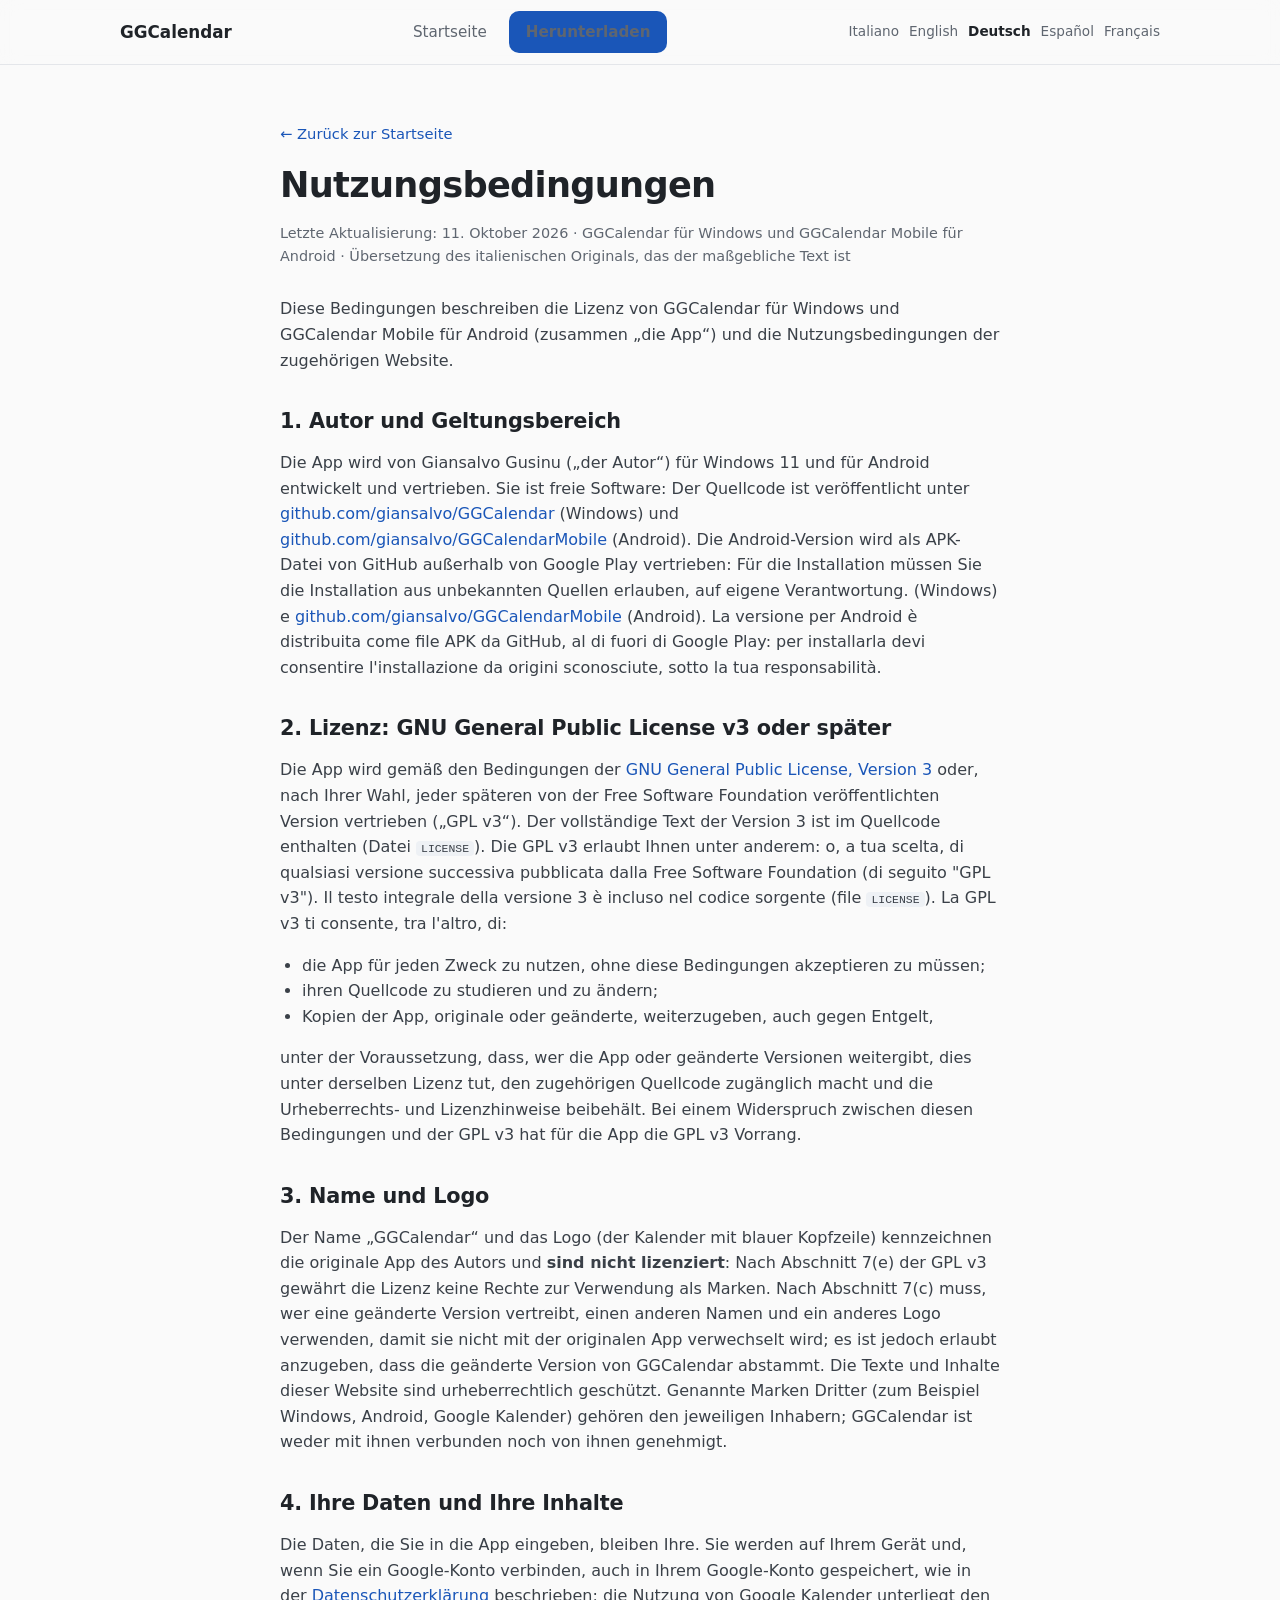
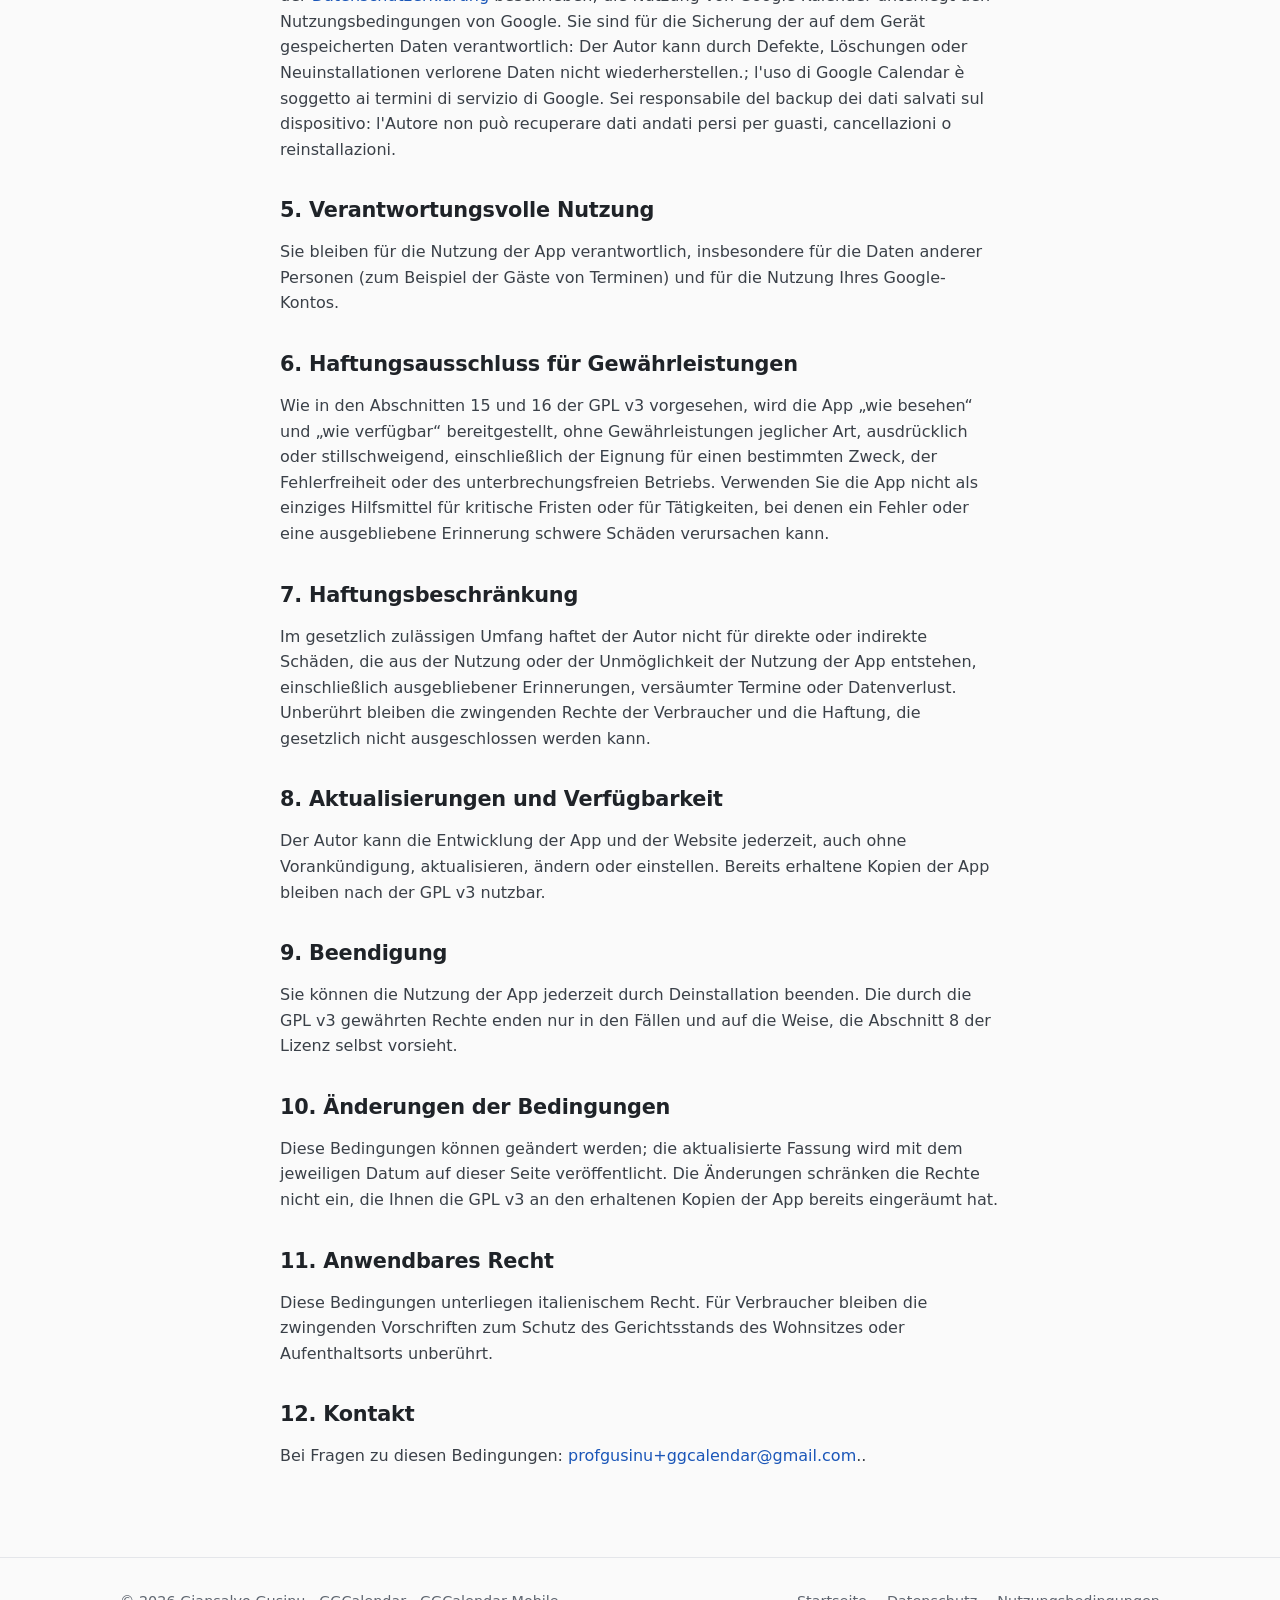
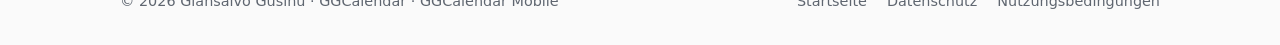
<file: website/de/terms.html>
<!doctype html>
<html lang="de">
<head>
<meta charset="utf-8">
<meta name="viewport" content="width=device-width,initial-scale=1">
<title>Nutzungsbedingungen – GGCalendar</title>
<meta name="description" content="Nutzungsbedingungen von GGCalendar, der Kalender-App für Windows 11 und Android.">
<link rel="icon" href="data:image/svg+xml,%3Csvg xmlns='http://www.w3.org/2000/svg' viewBox='0 0 32 32'%3E%3Crect x='3' y='5' width='26' height='24' rx='4' fill='%23fff' stroke='%231a56b8' stroke-width='2'/%3E%3Crect x='3' y='5' width='26' height='8' rx='4' fill='%231a56b8'/%3E%3C/svg%3E">
<link rel="alternate" hreflang="it" href="../terms.html">
<link rel="alternate" hreflang="en" href="../en/terms.html">
<link rel="alternate" hreflang="de" href="terms.html">
<link rel="alternate" hreflang="es" href="../es/terms.html">
<link rel="alternate" hreflang="fr" href="../fr/terms.html">
<link rel="stylesheet" href="../assets/style.css">
<script src="../assets/script.js" defer></script>
</head>
<body>
<header class="site"><div class="wrap">
  <a class="brand" href="index.html">GGCalendar</a>
  <nav class="main"><a href="index.html">Startseite</a><a class="btn btn-primary btn-sm" href="index.html#download">Herunterladen</a></nav><div class="langs" aria-label="Language"><a href="../terms.html" hreflang="it" lang="it">Italiano</a><a href="../en/terms.html" hreflang="en" lang="en">English</a><a class="on" href="terms.html" hreflang="de" lang="de">Deutsch</a><a href="../es/terms.html" hreflang="es" lang="es">Español</a><a href="../fr/terms.html" hreflang="fr" lang="fr">Français</a></div>
</div></header>

<main class="legal"><div class="wrap">
  <a class="back" href="index.html">← Zurück zur Startseite</a>
  <h1>Nutzungsbedingungen</h1>
  <p class="updated">Letzte Aktualisierung: 11. Oktober 2026 · GGCalendar für Windows und GGCalendar Mobile für Android · Übersetzung des italienischen Originals, das der maßgebliche Text ist</p>

  <p>Diese Bedingungen beschreiben die Lizenz von GGCalendar für Windows und GGCalendar Mobile für Android (zusammen „die App“) und die Nutzungsbedingungen der zugehörigen Website.</p>

  <h2>1. Autor und Geltungsbereich</h2>
  <p>Die App wird von Giansalvo Gusinu („der Autor“) für Windows 11 und für Android entwickelt und vertrieben. Sie ist freie Software: Der Quellcode ist veröffentlicht unter <a href="https://github.com/giansalvo/GGCalendar" rel="noopener">github.com/giansalvo/GGCalendar</a> (Windows) und <a href="https://github.com/giansalvo/GGCalendarMobile" rel="noopener">github.com/giansalvo/GGCalendarMobile</a> (Android). Die Android-Version wird als APK-Datei von GitHub außerhalb von Google Play vertrieben: Für die Installation müssen Sie die Installation aus unbekannten Quellen erlauben, auf eigene Verantwortung.</a> (Windows) e <a href="https://github.com/giansalvo/GGCalendarMobile" rel="noopener">github.com/giansalvo/GGCalendarMobile</a> (Android). La versione per Android è distribuita come file APK da GitHub, al di fuori di Google Play: per installarla devi consentire l'installazione da origini sconosciute, sotto la tua responsabilità.</p>

  <h2>2. Lizenz: GNU General Public License v3 oder später</h2>
  <p>Die App wird gemäß den Bedingungen der <a href="https://www.gnu.org/licenses/gpl-3.0.html" rel="noopener">GNU General Public License, Version 3</a> oder, nach Ihrer Wahl, jeder späteren von der Free Software Foundation veröffentlichten Version vertrieben („GPL v3“). Der vollständige Text der Version 3 ist im Quellcode enthalten (Datei <code>LICENSE</code>). Die GPL v3 erlaubt Ihnen unter anderem:</a> o, a tua scelta, di qualsiasi versione successiva pubblicata dalla Free Software Foundation (di seguito "GPL v3"). Il testo integrale della versione 3 è incluso nel codice sorgente (file <code>LICENSE</code>). La GPL v3 ti consente, tra l'altro, di:</p>
  <ul>
    <li>die App für jeden Zweck zu nutzen, ohne diese Bedingungen akzeptieren zu müssen;</li>
    <li>ihren Quellcode zu studieren und zu ändern;</li>
    <li>Kopien der App, originale oder geänderte, weiterzugeben, auch gegen Entgelt,</li>
  </ul>
  <p>unter der Voraussetzung, dass, wer die App oder geänderte Versionen weitergibt, dies unter derselben Lizenz tut, den zugehörigen Quellcode zugänglich macht und die Urheberrechts- und Lizenzhinweise beibehält. Bei einem Widerspruch zwischen diesen Bedingungen und der GPL v3 hat für die App die GPL v3 Vorrang.</p>

  <h2>3. Name und Logo</h2>
  <p>Der Name „GGCalendar“ und das Logo (der Kalender mit blauer Kopfzeile) kennzeichnen die originale App des Autors und <strong>sind nicht lizenziert</strong>: Nach Abschnitt 7(e) der GPL v3 gewährt die Lizenz keine Rechte zur Verwendung als Marken. Nach Abschnitt 7(c) muss, wer eine geänderte Version vertreibt, einen anderen Namen und ein anderes Logo verwenden, damit sie nicht mit der originalen App verwechselt wird; es ist jedoch erlaubt anzugeben, dass die geänderte Version von GGCalendar abstammt. Die Texte und Inhalte dieser Website sind urheberrechtlich geschützt. Genannte Marken Dritter (zum Beispiel Windows, Android, Google Kalender) gehören den jeweiligen Inhabern; GGCalendar ist weder mit ihnen verbunden noch von ihnen genehmigt.</p>

  <h2>4. Ihre Daten und Ihre Inhalte</h2>
  <p>Die Daten, die Sie in die App eingeben, bleiben Ihre. Sie werden auf Ihrem Gerät und, wenn Sie ein Google-Konto verbinden, auch in Ihrem Google-Konto gespeichert, wie in der <a href="privacy.html">Datenschutzerklärung</a> beschrieben; die Nutzung von Google Kalender unterliegt den Nutzungsbedingungen von Google. Sie sind für die Sicherung der auf dem Gerät gespeicherten Daten verantwortlich: Der Autor kann durch Defekte, Löschungen oder Neuinstallationen verlorene Daten nicht wiederherstellen.</a>; l'uso di Google Calendar è soggetto ai termini di servizio di Google. Sei responsabile del backup dei dati salvati sul dispositivo: l'Autore non può recuperare dati andati persi per guasti, cancellazioni o reinstallazioni.</p>

  <h2>5. Verantwortungsvolle Nutzung</h2>
  <p>Sie bleiben für die Nutzung der App verantwortlich, insbesondere für die Daten anderer Personen (zum Beispiel der Gäste von Terminen) und für die Nutzung Ihres Google-Kontos.</p>

  <h2>6. Haftungsausschluss für Gewährleistungen</h2>
  <p>Wie in den Abschnitten 15 und 16 der GPL v3 vorgesehen, wird die App „wie besehen“ und „wie verfügbar“ bereitgestellt, ohne Gewährleistungen jeglicher Art, ausdrücklich oder stillschweigend, einschließlich der Eignung für einen bestimmten Zweck, der Fehlerfreiheit oder des unterbrechungsfreien Betriebs. Verwenden Sie die App nicht als einziges Hilfsmittel für kritische Fristen oder für Tätigkeiten, bei denen ein Fehler oder eine ausgebliebene Erinnerung schwere Schäden verursachen kann.</p>

  <h2>7. Haftungsbeschränkung</h2>
  <p>Im gesetzlich zulässigen Umfang haftet der Autor nicht für direkte oder indirekte Schäden, die aus der Nutzung oder der Unmöglichkeit der Nutzung der App entstehen, einschließlich ausgebliebener Erinnerungen, versäumter Termine oder Datenverlust. Unberührt bleiben die zwingenden Rechte der Verbraucher und die Haftung, die gesetzlich nicht ausgeschlossen werden kann.</p>

  <h2>8. Aktualisierungen und Verfügbarkeit</h2>
  <p>Der Autor kann die Entwicklung der App und der Website jederzeit, auch ohne Vorankündigung, aktualisieren, ändern oder einstellen. Bereits erhaltene Kopien der App bleiben nach der GPL v3 nutzbar.</p>

  <h2>9. Beendigung</h2>
  <p>Sie können die Nutzung der App jederzeit durch Deinstallation beenden. Die durch die GPL v3 gewährten Rechte enden nur in den Fällen und auf die Weise, die Abschnitt 8 der Lizenz selbst vorsieht.</p>

  <h2>10. Änderungen der Bedingungen</h2>
  <p>Diese Bedingungen können geändert werden; die aktualisierte Fassung wird mit dem jeweiligen Datum auf dieser Seite veröffentlicht. Die Änderungen schränken die Rechte nicht ein, die Ihnen die GPL v3 an den erhaltenen Kopien der App bereits eingeräumt hat.</p>

  <h2>11. Anwendbares Recht</h2>
  <p>Diese Bedingungen unterliegen italienischem Recht. Für Verbraucher bleiben die zwingenden Vorschriften zum Schutz des Gerichtsstands des Wohnsitzes oder Aufenthaltsorts unberührt.</p>

  <h2>12. Kontakt</h2>
  <p>Bei Fragen zu diesen Bedingungen: <a href="#" data-mail data-show data-subject="GGCalendar – Termini">schreiben Sie dem Autor</a>.</a>.</p>
  <noscript><p>E-Mail: profgusinu+ggcalendar [at] gmail [dot] com</p></noscript>
</div></main>

<footer class="site"><div class="wrap">
  <div>© 2026 Giansalvo Gusinu · GGCalendar · GGCalendar Mobile</div>
  <nav><a href="index.html">Startseite</a><a href="privacy.html">Datenschutz</a><a href="terms.html">Nutzungsbedingungen</a></nav>
</div></footer>
</body>
</html>
</file>
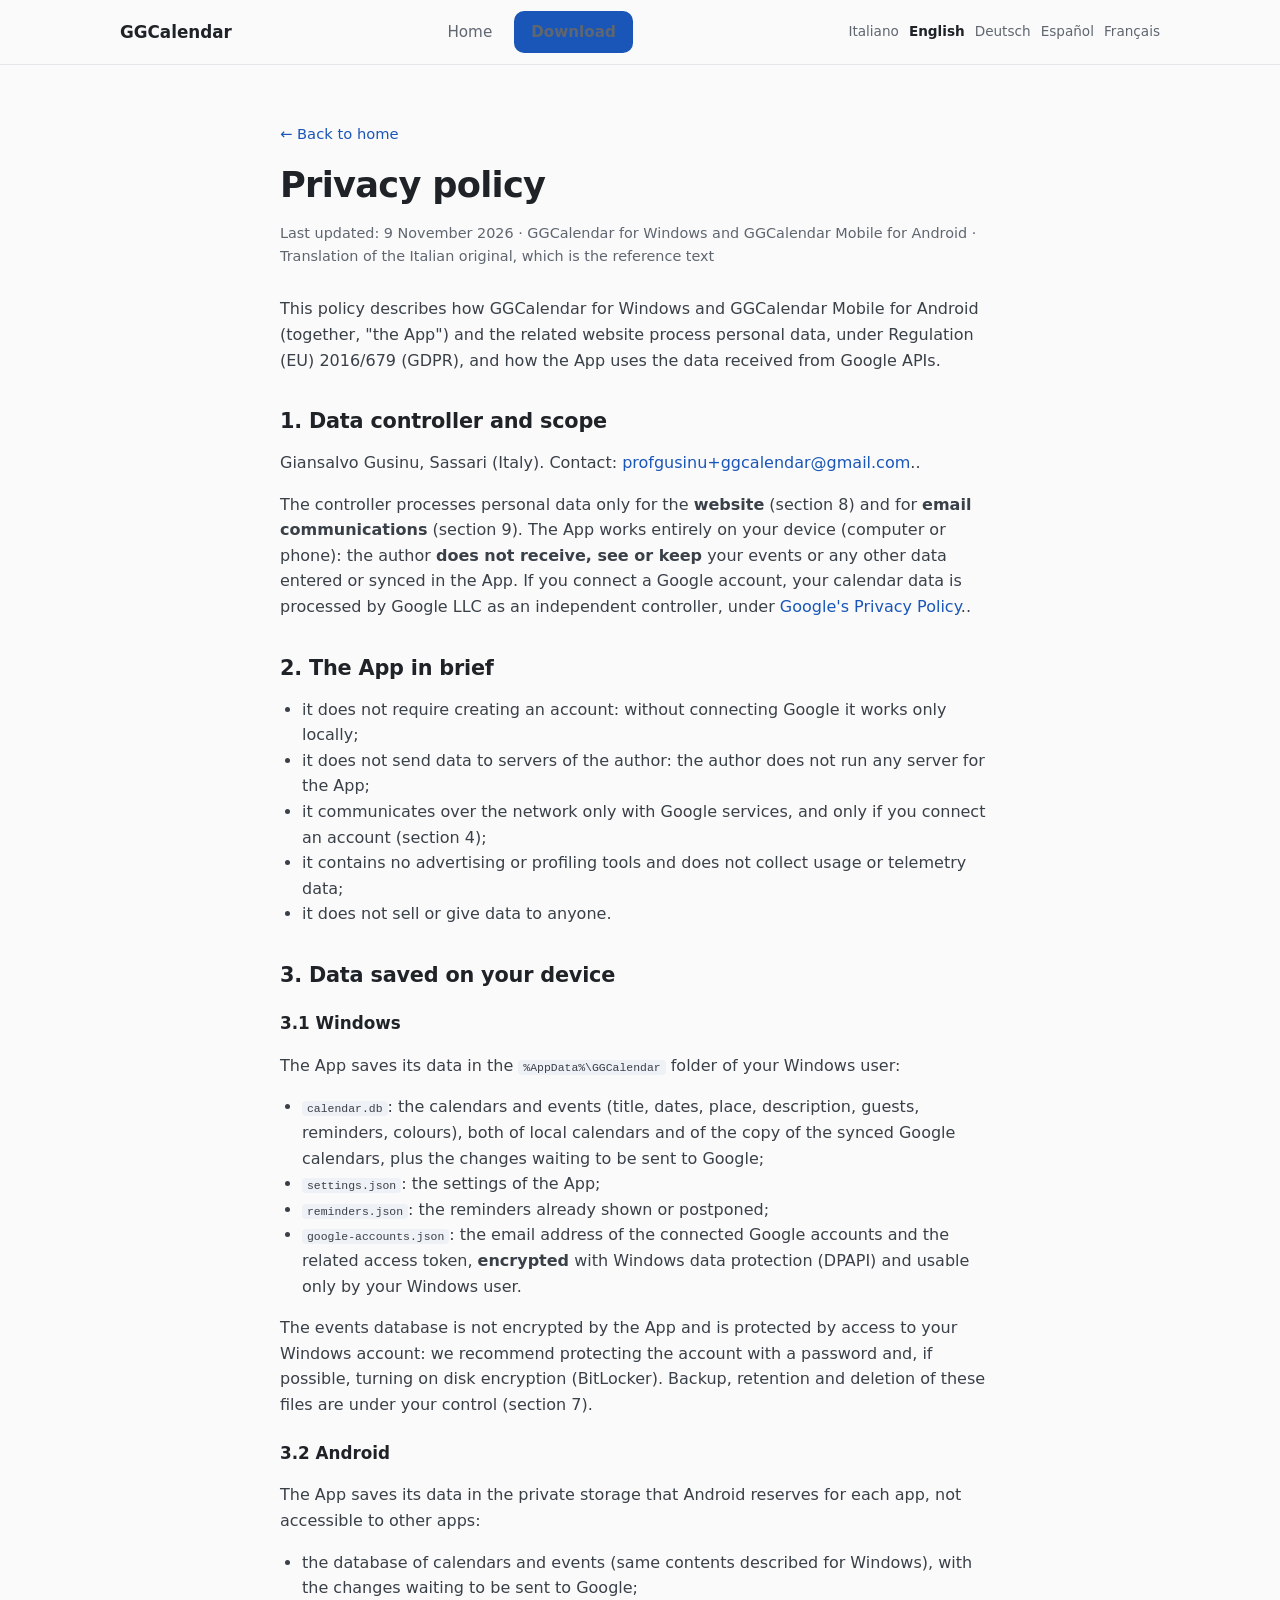
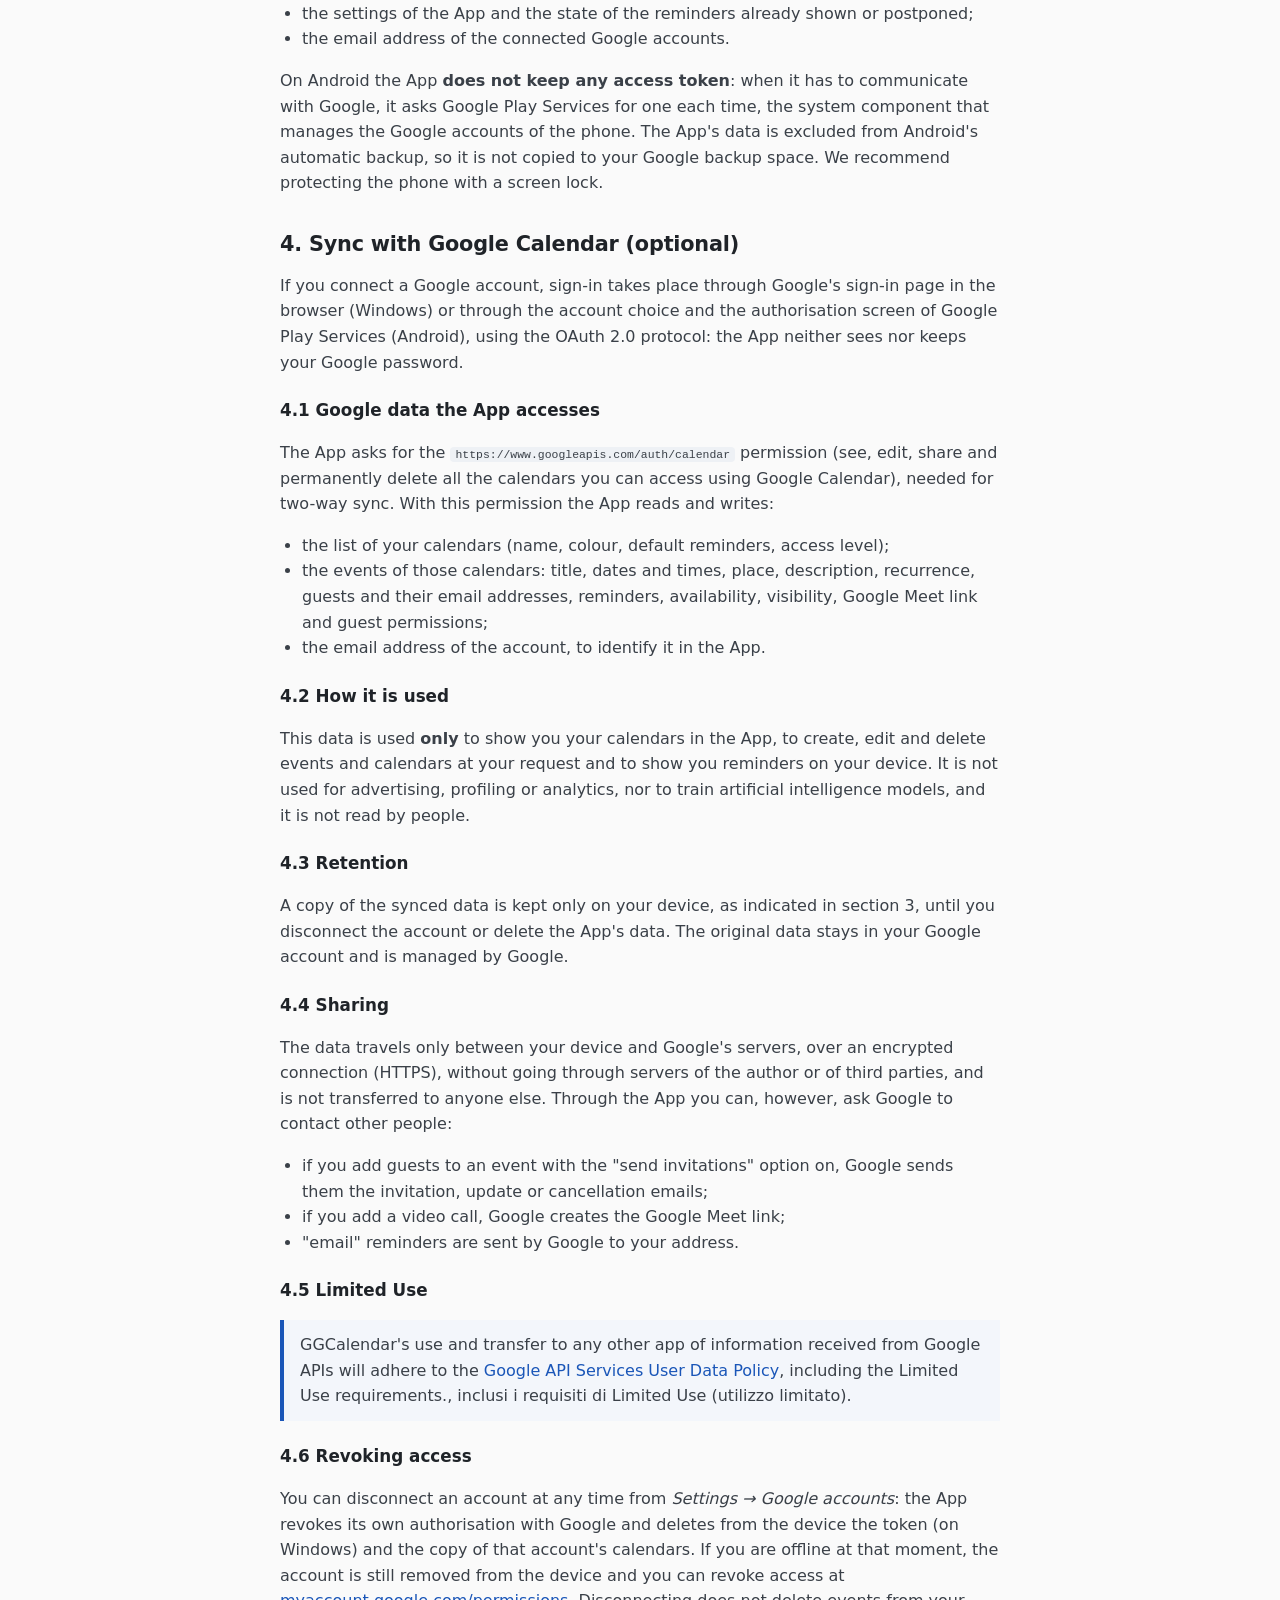
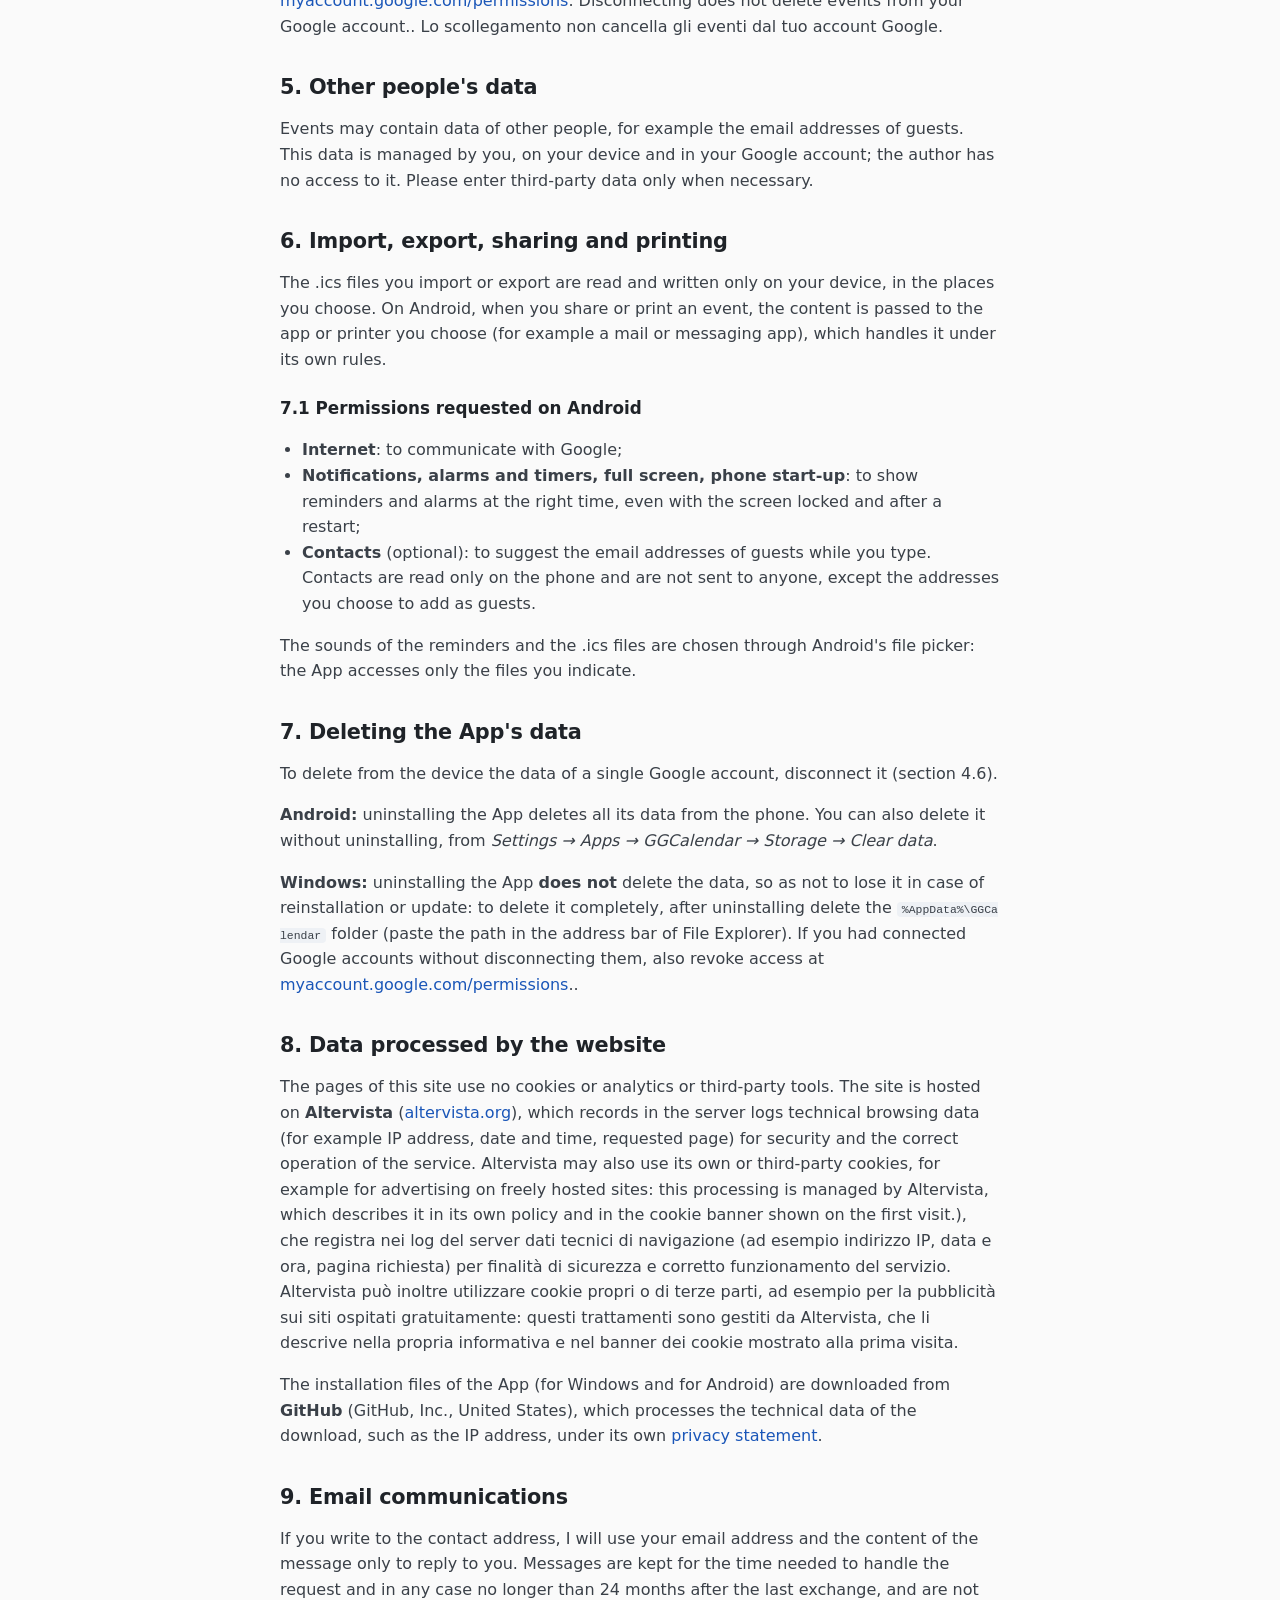
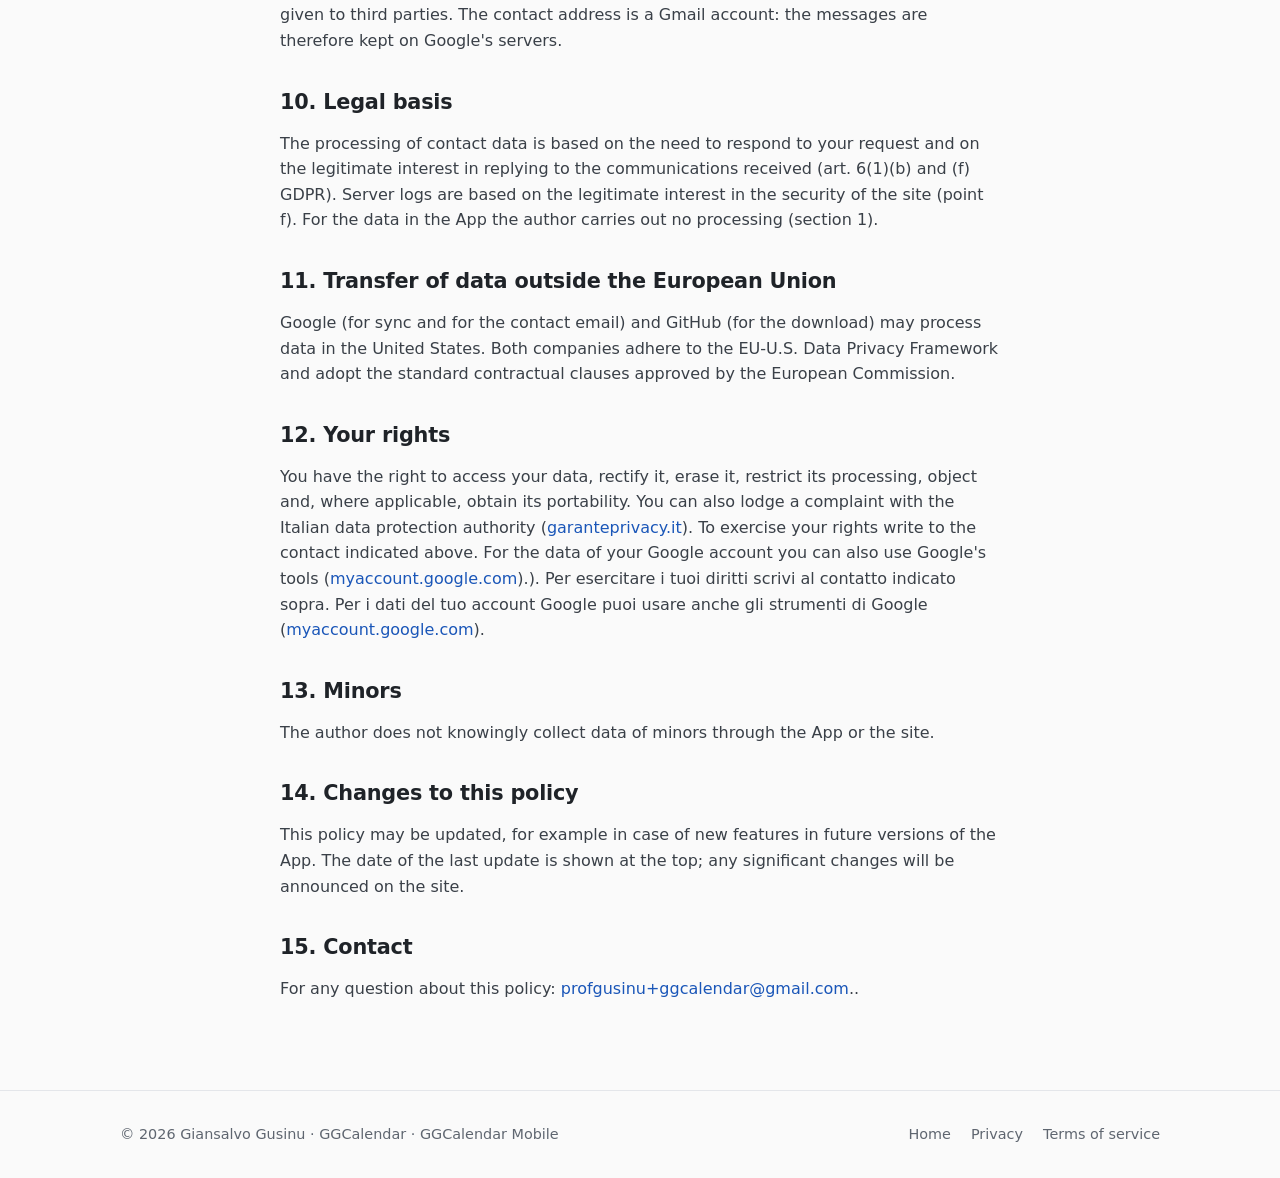
<file: website/en/privacy.html>
<!doctype html>
<html lang="en">
<head>
<meta charset="utf-8">
<meta name="viewport" content="width=device-width,initial-scale=1">
<title>Privacy policy – GGCalendar</title>
<meta name="description" content="Privacy policy of GGCalendar, the calendar app for Windows 11 and Android with Google Calendar sync.">
<link rel="icon" href="data:image/svg+xml,%3Csvg xmlns='http://www.w3.org/2000/svg' viewBox='0 0 32 32'%3E%3Crect x='3' y='5' width='26' height='24' rx='4' fill='%23fff' stroke='%231a56b8' stroke-width='2'/%3E%3Crect x='3' y='5' width='26' height='8' rx='4' fill='%231a56b8'/%3E%3C/svg%3E">
<link rel="alternate" hreflang="it" href="../privacy.html">
<link rel="alternate" hreflang="en" href="privacy.html">
<link rel="alternate" hreflang="de" href="../de/privacy.html">
<link rel="alternate" hreflang="es" href="../es/privacy.html">
<link rel="alternate" hreflang="fr" href="../fr/privacy.html">
<link rel="stylesheet" href="../assets/style.css">
<script src="../assets/script.js" defer></script>
</head>
<body>
<header class="site"><div class="wrap">
  <a class="brand" href="index.html">GGCalendar</a>
  <nav class="main"><a href="index.html">Home</a><a class="btn btn-primary btn-sm" href="index.html#download">Download</a></nav><div class="langs" aria-label="Language"><a href="../privacy.html" hreflang="it" lang="it">Italiano</a><a class="on" href="privacy.html" hreflang="en" lang="en">English</a><a href="../de/privacy.html" hreflang="de" lang="de">Deutsch</a><a href="../es/privacy.html" hreflang="es" lang="es">Español</a><a href="../fr/privacy.html" hreflang="fr" lang="fr">Français</a></div>
</div></header>

<main class="legal"><div class="wrap">
  <a class="back" href="index.html">← Back to home</a>
  <h1>Privacy policy</h1>
  <p class="updated">Last updated: 9 November 2026 · GGCalendar for Windows and GGCalendar Mobile for Android · Translation of the Italian original, which is the reference text</p>

  <p>This policy describes how GGCalendar for Windows and GGCalendar Mobile for Android (together, "the App") and the related website process personal data, under Regulation (EU) 2016/679 (GDPR), and how the App uses the data received from Google APIs.</p>

  <h2>1. Data controller and scope</h2>
  <p>Giansalvo Gusinu, Sassari (Italy). Contact: <a href="#" data-mail data-show data-subject="GGCalendar – Privacy">write to the controller</a>.</a>.</p>
  <p>The controller processes personal data only for the <strong>website</strong> (section 8) and for <strong>email communications</strong> (section 9). The App works entirely on your device (computer or phone): the author <strong>does not receive, see or keep</strong> your events or any other data entered or synced in the App. If you connect a Google account, your calendar data is processed by Google LLC as an independent controller, under <a href="https://policies.google.com/privacy?hl=en" rel="noopener">Google's Privacy Policy</a>.</a>.</p>

  <h2>2. The App in brief</h2>
  <ul>
    <li>it does not require creating an account: without connecting Google it works only locally;</li>
    <li>it does not send data to servers of the author: the author does not run any server for the App;</li>
    <li>it communicates over the network only with Google services, and only if you connect an account (section 4);</li>
    <li>it contains no advertising or profiling tools and does not collect usage or telemetry data;</li>
    <li>it does not sell or give data to anyone.</li>
  </ul>

  <h2>3. Data saved on your device</h2>
  <h3>3.1 Windows</h3>
  <p>The App saves its data in the <code>%AppData%\GGCalendar</code> folder of your Windows user:</p>
  <ul>
    <li><code>calendar.db</code>: the calendars and events (title, dates, place, description, guests, reminders, colours), both of local calendars and of the copy of the synced Google calendars, plus the changes waiting to be sent to Google;</li>
    <li><code>settings.json</code>: the settings of the App;</li>
    <li><code>reminders.json</code>: the reminders already shown or postponed;</li>
    <li><code>google-accounts.json</code>: the email address of the connected Google accounts and the related access token, <strong>encrypted</strong> with Windows data protection (DPAPI) and usable only by your Windows user.</li>
  </ul>
  <p>The events database is not encrypted by the App and is protected by access to your Windows account: we recommend protecting the account with a password and, if possible, turning on disk encryption (BitLocker). Backup, retention and deletion of these files are under your control (section 7).</p>

  <h3>3.2 Android</h3>
  <p>The App saves its data in the private storage that Android reserves for each app, not accessible to other apps:</p>
  <ul>
    <li>the database of calendars and events (same contents described for Windows), with the changes waiting to be sent to Google;</li>
    <li>the settings of the App and the state of the reminders already shown or postponed;</li>
    <li>the email address of the connected Google accounts.</li>
  </ul>
  <p>On Android the App <strong>does not keep any access token</strong>: when it has to communicate with Google, it asks Google Play Services for one each time, the system component that manages the Google accounts of the phone. The App's data is excluded from Android's automatic backup, so it is not copied to your Google backup space. We recommend protecting the phone with a screen lock.</p>

  <h2>4. Sync with Google Calendar (optional)</h2>
  <p>If you connect a Google account, sign-in takes place through Google's sign-in page in the browser (Windows) or through the account choice and the authorisation screen of Google Play Services (Android), using the OAuth 2.0 protocol: the App neither sees nor keeps your Google password.</p>

  <h3>4.1 Google data the App accesses</h3>
  <p>The App asks for the <code>https://www.googleapis.com/auth/calendar</code> permission (see, edit, share and permanently delete all the calendars you can access using Google Calendar), needed for two-way sync. With this permission the App reads and writes:</p>
  <ul>
    <li>the list of your calendars (name, colour, default reminders, access level);</li>
    <li>the events of those calendars: title, dates and times, place, description, recurrence, guests and their email addresses, reminders, availability, visibility, Google Meet link and guest permissions;</li>
    <li>the email address of the account, to identify it in the App.</li>
  </ul>

  <h3>4.2 How it is used</h3>
  <p>This data is used <strong>only</strong> to show you your calendars in the App, to create, edit and delete events and calendars at your request and to show you reminders on your device. It is not used for advertising, profiling or analytics, nor to train artificial intelligence models, and it is not read by people.</p>

  <h3>4.3 Retention</h3>
  <p>A copy of the synced data is kept only on your device, as indicated in section 3, until you disconnect the account or delete the App's data. The original data stays in your Google account and is managed by Google.</p>

  <h3>4.4 Sharing</h3>
  <p>The data travels only between your device and Google's servers, over an encrypted connection (HTTPS), without going through servers of the author or of third parties, and is not transferred to anyone else. Through the App you can, however, ask Google to contact other people:</p>
  <ul>
    <li>if you add guests to an event with the "send invitations" option on, Google sends them the invitation, update or cancellation emails;</li>
    <li>if you add a video call, Google creates the Google Meet link;</li>
    <li>"email" reminders are sent by Google to your address.</li>
  </ul>

  <h3>4.5 Limited Use</h3>
  <blockquote>GGCalendar's use and transfer to any other app of information received from Google APIs will adhere to the <a href="https://developers.google.com/terms/api-services-user-data-policy" rel="noopener">Google API Services User Data Policy</a>, including the Limited Use requirements.</a>, inclusi i requisiti di Limited Use (utilizzo limitato).</blockquote>

  <h3>4.6 Revoking access</h3>
  <p>You can disconnect an account at any time from <em>Settings → Google accounts</em>: the App revokes its own authorisation with Google and deletes from the device the token (on Windows) and the copy of that account's calendars. If you are offline at that moment, the account is still removed from the device and you can revoke access at <a href="https://myaccount.google.com/permissions" rel="noopener">myaccount.google.com/permissions</a>. Disconnecting does not delete events from your Google account.</a>. Lo scollegamento non cancella gli eventi dal tuo account Google.</p>

  <h2>5. Other people's data</h2>
  <p>Events may contain data of other people, for example the email addresses of guests. This data is managed by you, on your device and in your Google account; the author has no access to it. Please enter third-party data only when necessary.</p>

  <h2>6. Import, export, sharing and printing</h2>
  <p>The .ics files you import or export are read and written only on your device, in the places you choose. On Android, when you share or print an event, the content is passed to the app or printer you choose (for example a mail or messaging app), which handles it under its own rules.</p>

  <h3>7.1 Permissions requested on Android</h3>
  <ul>
    <li><strong>Internet</strong>: to communicate with Google;</li>
    <li><strong>Notifications, alarms and timers, full screen, phone start-up</strong>: to show reminders and alarms at the right time, even with the screen locked and after a restart;</li>
    <li><strong>Contacts</strong> (optional): to suggest the email addresses of guests while you type. Contacts are read only on the phone and are not sent to anyone, except the addresses you choose to add as guests.</li>
  </ul>
  <p>The sounds of the reminders and the .ics files are chosen through Android's file picker: the App accesses only the files you indicate.</p>

  <h2>7. Deleting the App's data</h2>
  <p>To delete from the device the data of a single Google account, disconnect it (section 4.6).</p>
  <p><strong>Android:</strong> uninstalling the App deletes all its data from the phone. You can also delete it without uninstalling, from <em>Settings → Apps → GGCalendar → Storage → Clear data</em>.</p>
  <p><strong>Windows:</strong> uninstalling the App <strong>does not</strong> delete the data, so as not to lose it in case of reinstallation or update: to delete it completely, after uninstalling delete the <code>%AppData%\GGCalendar</code> folder (paste the path in the address bar of File Explorer). If you had connected Google accounts without disconnecting them, also revoke access at <a href="https://myaccount.google.com/permissions" rel="noopener">myaccount.google.com/permissions</a>.</a>.</p>

  <h2>8. Data processed by the website</h2>
  <p>The pages of this site use no cookies or analytics or third-party tools. The site is hosted on <strong>Altervista</strong> (<a href="https://www.altervista.org" rel="noopener">altervista.org</a>), which records in the server logs technical browsing data (for example IP address, date and time, requested page) for security and the correct operation of the service. Altervista may also use its own or third-party cookies, for example for advertising on freely hosted sites: this processing is managed by Altervista, which describes it in its own policy and in the cookie banner shown on the first visit.</a>), che registra nei log del server dati tecnici di navigazione (ad esempio indirizzo IP, data e ora, pagina richiesta) per finalità di sicurezza e corretto funzionamento del servizio. Altervista può inoltre utilizzare cookie propri o di terze parti, ad esempio per la pubblicità sui siti ospitati gratuitamente: questi trattamenti sono gestiti da Altervista, che li descrive nella propria informativa e nel banner dei cookie mostrato alla prima visita.</p>
  <p>The installation files of the App (for Windows and for Android) are downloaded from <strong>GitHub</strong> (GitHub, Inc., United States), which processes the technical data of the download, such as the IP address, under its own <a href="https://docs.github.com/en/site-policy/privacy-policies/github-general-privacy-statement" rel="noopener">privacy statement</a>.</p>

  <h2>9. Email communications</h2>
  <p>If you write to the contact address, I will use your email address and the content of the message only to reply to you. Messages are kept for the time needed to handle the request and in any case no longer than 24 months after the last exchange, and are not given to third parties. The contact address is a Gmail account: the messages are therefore kept on Google's servers.</p>

  <h2>10. Legal basis</h2>
  <p>The processing of contact data is based on the need to respond to your request and on the legitimate interest in replying to the communications received (art. 6(1)(b) and (f) GDPR). Server logs are based on the legitimate interest in the security of the site (point f). For the data in the App the author carries out no processing (section 1).</p>

  <h2>11. Transfer of data outside the European Union</h2>
  <p>Google (for sync and for the contact email) and GitHub (for the download) may process data in the United States. Both companies adhere to the EU-U.S. Data Privacy Framework and adopt the standard contractual clauses approved by the European Commission.</p>

  <h2>12. Your rights</h2>
  <p>You have the right to access your data, rectify it, erase it, restrict its processing, object and, where applicable, obtain its portability. You can also lodge a complaint with the Italian data protection authority (<a href="https://www.garanteprivacy.it" rel="noopener">garanteprivacy.it</a>). To exercise your rights write to the contact indicated above. For the data of your Google account you can also use Google's tools (<a href="https://myaccount.google.com" rel="noopener">myaccount.google.com</a>).</a>). Per esercitare i tuoi diritti scrivi al contatto indicato sopra. Per i dati del tuo account Google puoi usare anche gli strumenti di Google (<a href="https://myaccount.google.com" rel="noopener">myaccount.google.com</a>).</p>

  <h2>13. Minors</h2>
  <p>The author does not knowingly collect data of minors through the App or the site.</p>

  <h2>14. Changes to this policy</h2>
  <p>This policy may be updated, for example in case of new features in future versions of the App. The date of the last update is shown at the top; any significant changes will be announced on the site.</p>

  <h2>15. Contact</h2>
  <p>For any question about this policy: <a href="#" data-mail data-show data-subject="GGCalendar – Privacy">write to the author</a>.</a>.</p>
  <noscript><p>Email: profgusinu+ggcalendar [at] gmail [dot] com</p></noscript>
</div></main>

<footer class="site"><div class="wrap">
  <div>© 2026 Giansalvo Gusinu · GGCalendar · GGCalendar Mobile</div>
  <nav><a href="index.html">Home</a><a href="privacy.html">Privacy</a><a href="terms.html">Terms of service</a></nav>
</div></footer>
</body>
</html>
</file>
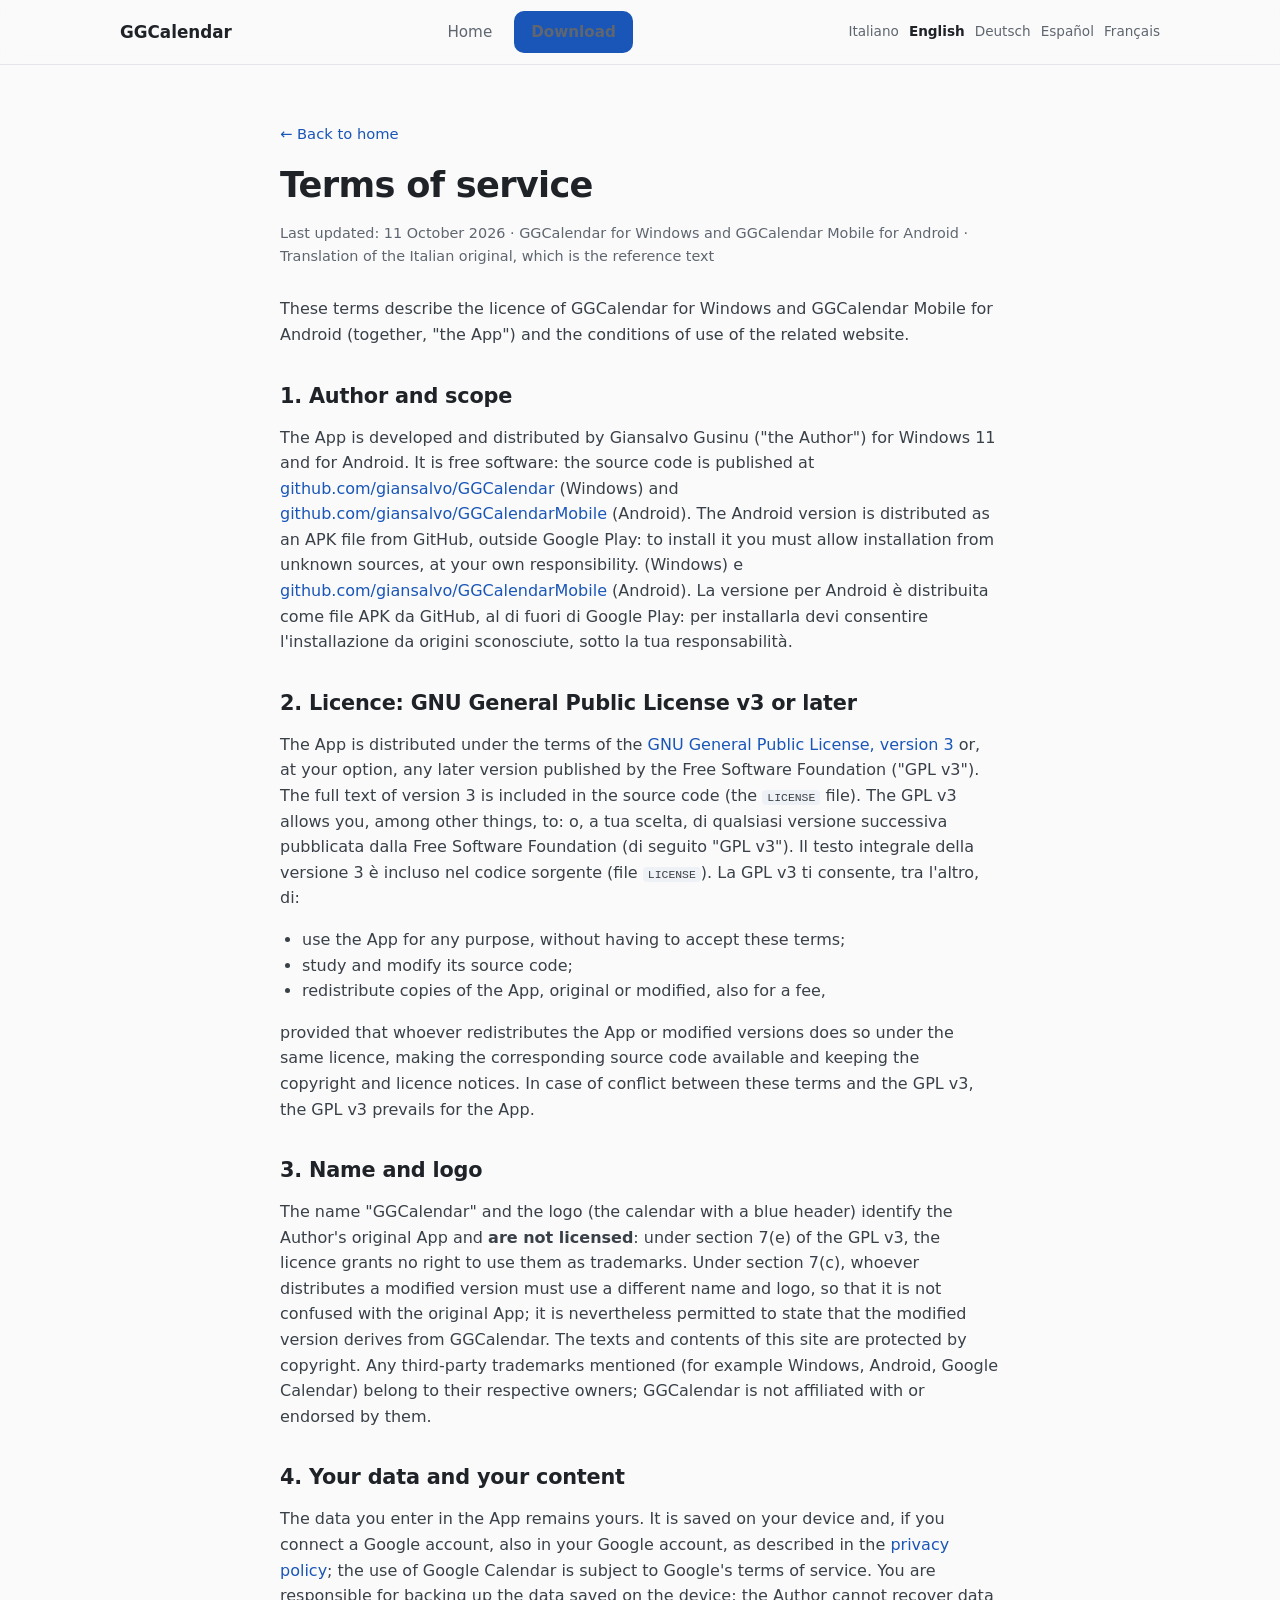
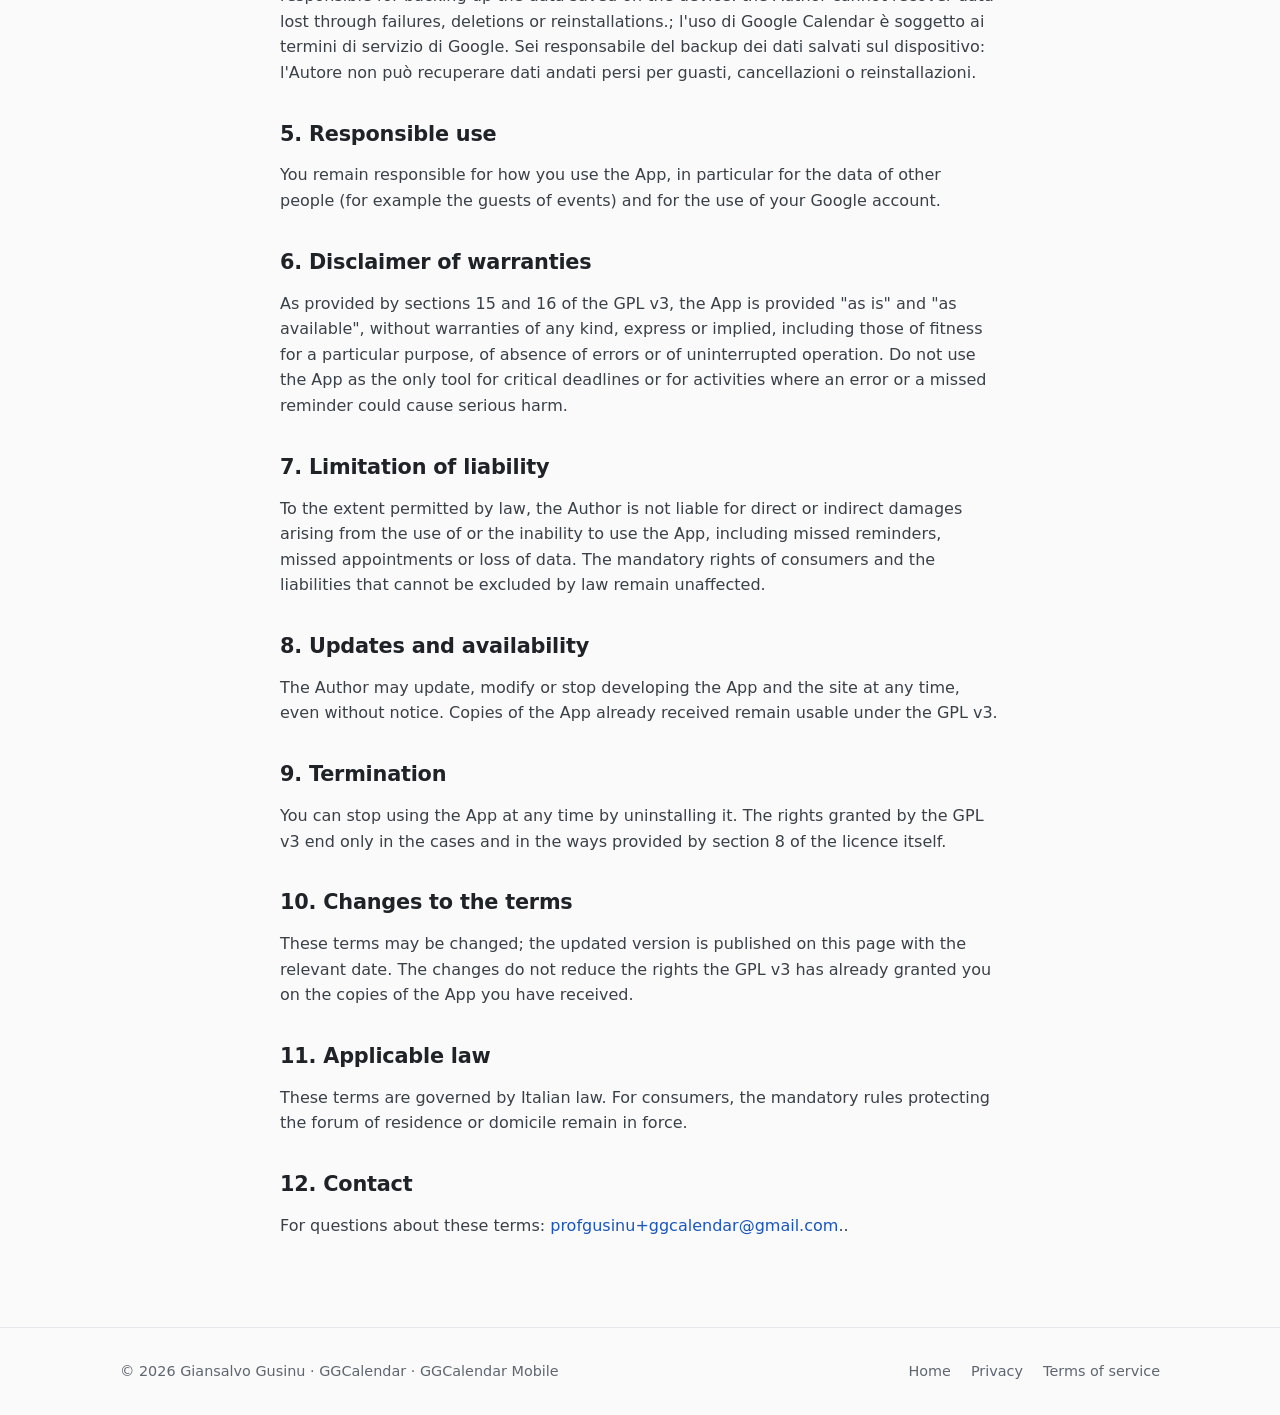
<file: website/en/terms.html>
<!doctype html>
<html lang="en">
<head>
<meta charset="utf-8">
<meta name="viewport" content="width=device-width,initial-scale=1">
<title>Terms of service – GGCalendar</title>
<meta name="description" content="Terms of service of GGCalendar, the calendar app for Windows 11 and Android.">
<link rel="icon" href="data:image/svg+xml,%3Csvg xmlns='http://www.w3.org/2000/svg' viewBox='0 0 32 32'%3E%3Crect x='3' y='5' width='26' height='24' rx='4' fill='%23fff' stroke='%231a56b8' stroke-width='2'/%3E%3Crect x='3' y='5' width='26' height='8' rx='4' fill='%231a56b8'/%3E%3C/svg%3E">
<link rel="alternate" hreflang="it" href="../terms.html">
<link rel="alternate" hreflang="en" href="terms.html">
<link rel="alternate" hreflang="de" href="../de/terms.html">
<link rel="alternate" hreflang="es" href="../es/terms.html">
<link rel="alternate" hreflang="fr" href="../fr/terms.html">
<link rel="stylesheet" href="../assets/style.css">
<script src="../assets/script.js" defer></script>
</head>
<body>
<header class="site"><div class="wrap">
  <a class="brand" href="index.html">GGCalendar</a>
  <nav class="main"><a href="index.html">Home</a><a class="btn btn-primary btn-sm" href="index.html#download">Download</a></nav><div class="langs" aria-label="Language"><a href="../terms.html" hreflang="it" lang="it">Italiano</a><a class="on" href="terms.html" hreflang="en" lang="en">English</a><a href="../de/terms.html" hreflang="de" lang="de">Deutsch</a><a href="../es/terms.html" hreflang="es" lang="es">Español</a><a href="../fr/terms.html" hreflang="fr" lang="fr">Français</a></div>
</div></header>

<main class="legal"><div class="wrap">
  <a class="back" href="index.html">← Back to home</a>
  <h1>Terms of service</h1>
  <p class="updated">Last updated: 11 October 2026 · GGCalendar for Windows and GGCalendar Mobile for Android · Translation of the Italian original, which is the reference text</p>

  <p>These terms describe the licence of GGCalendar for Windows and GGCalendar Mobile for Android (together, "the App") and the conditions of use of the related website.</p>

  <h2>1. Author and scope</h2>
  <p>The App is developed and distributed by Giansalvo Gusinu ("the Author") for Windows 11 and for Android. It is free software: the source code is published at <a href="https://github.com/giansalvo/GGCalendar" rel="noopener">github.com/giansalvo/GGCalendar</a> (Windows) and <a href="https://github.com/giansalvo/GGCalendarMobile" rel="noopener">github.com/giansalvo/GGCalendarMobile</a> (Android). The Android version is distributed as an APK file from GitHub, outside Google Play: to install it you must allow installation from unknown sources, at your own responsibility.</a> (Windows) e <a href="https://github.com/giansalvo/GGCalendarMobile" rel="noopener">github.com/giansalvo/GGCalendarMobile</a> (Android). La versione per Android è distribuita come file APK da GitHub, al di fuori di Google Play: per installarla devi consentire l'installazione da origini sconosciute, sotto la tua responsabilità.</p>

  <h2>2. Licence: GNU General Public License v3 or later</h2>
  <p>The App is distributed under the terms of the <a href="https://www.gnu.org/licenses/gpl-3.0.html" rel="noopener">GNU General Public License, version 3</a> or, at your option, any later version published by the Free Software Foundation ("GPL v3"). The full text of version 3 is included in the source code (the <code>LICENSE</code> file). The GPL v3 allows you, among other things, to:</a> o, a tua scelta, di qualsiasi versione successiva pubblicata dalla Free Software Foundation (di seguito "GPL v3"). Il testo integrale della versione 3 è incluso nel codice sorgente (file <code>LICENSE</code>). La GPL v3 ti consente, tra l'altro, di:</p>
  <ul>
    <li>use the App for any purpose, without having to accept these terms;</li>
    <li>study and modify its source code;</li>
    <li>redistribute copies of the App, original or modified, also for a fee,</li>
  </ul>
  <p>provided that whoever redistributes the App or modified versions does so under the same licence, making the corresponding source code available and keeping the copyright and licence notices. In case of conflict between these terms and the GPL v3, the GPL v3 prevails for the App.</p>

  <h2>3. Name and logo</h2>
  <p>The name "GGCalendar" and the logo (the calendar with a blue header) identify the Author's original App and <strong>are not licensed</strong>: under section 7(e) of the GPL v3, the licence grants no right to use them as trademarks. Under section 7(c), whoever distributes a modified version must use a different name and logo, so that it is not confused with the original App; it is nevertheless permitted to state that the modified version derives from GGCalendar. The texts and contents of this site are protected by copyright. Any third-party trademarks mentioned (for example Windows, Android, Google Calendar) belong to their respective owners; GGCalendar is not affiliated with or endorsed by them.</p>

  <h2>4. Your data and your content</h2>
  <p>The data you enter in the App remains yours. It is saved on your device and, if you connect a Google account, also in your Google account, as described in the <a href="privacy.html">privacy policy</a>; the use of Google Calendar is subject to Google's terms of service. You are responsible for backing up the data saved on the device: the Author cannot recover data lost through failures, deletions or reinstallations.</a>; l'uso di Google Calendar è soggetto ai termini di servizio di Google. Sei responsabile del backup dei dati salvati sul dispositivo: l'Autore non può recuperare dati andati persi per guasti, cancellazioni o reinstallazioni.</p>

  <h2>5. Responsible use</h2>
  <p>You remain responsible for how you use the App, in particular for the data of other people (for example the guests of events) and for the use of your Google account.</p>

  <h2>6. Disclaimer of warranties</h2>
  <p>As provided by sections 15 and 16 of the GPL v3, the App is provided "as is" and "as available", without warranties of any kind, express or implied, including those of fitness for a particular purpose, of absence of errors or of uninterrupted operation. Do not use the App as the only tool for critical deadlines or for activities where an error or a missed reminder could cause serious harm.</p>

  <h2>7. Limitation of liability</h2>
  <p>To the extent permitted by law, the Author is not liable for direct or indirect damages arising from the use of or the inability to use the App, including missed reminders, missed appointments or loss of data. The mandatory rights of consumers and the liabilities that cannot be excluded by law remain unaffected.</p>

  <h2>8. Updates and availability</h2>
  <p>The Author may update, modify or stop developing the App and the site at any time, even without notice. Copies of the App already received remain usable under the GPL v3.</p>

  <h2>9. Termination</h2>
  <p>You can stop using the App at any time by uninstalling it. The rights granted by the GPL v3 end only in the cases and in the ways provided by section 8 of the licence itself.</p>

  <h2>10. Changes to the terms</h2>
  <p>These terms may be changed; the updated version is published on this page with the relevant date. The changes do not reduce the rights the GPL v3 has already granted you on the copies of the App you have received.</p>

  <h2>11. Applicable law</h2>
  <p>These terms are governed by Italian law. For consumers, the mandatory rules protecting the forum of residence or domicile remain in force.</p>

  <h2>12. Contact</h2>
  <p>For questions about these terms: <a href="#" data-mail data-show data-subject="GGCalendar – Termini">write to the author</a>.</a>.</p>
  <noscript><p>Email: profgusinu+ggcalendar [at] gmail [dot] com</p></noscript>
</div></main>

<footer class="site"><div class="wrap">
  <div>© 2026 Giansalvo Gusinu · GGCalendar · GGCalendar Mobile</div>
  <nav><a href="index.html">Home</a><a href="privacy.html">Privacy</a><a href="terms.html">Terms of service</a></nav>
</div></footer>
</body>
</html>
</file>
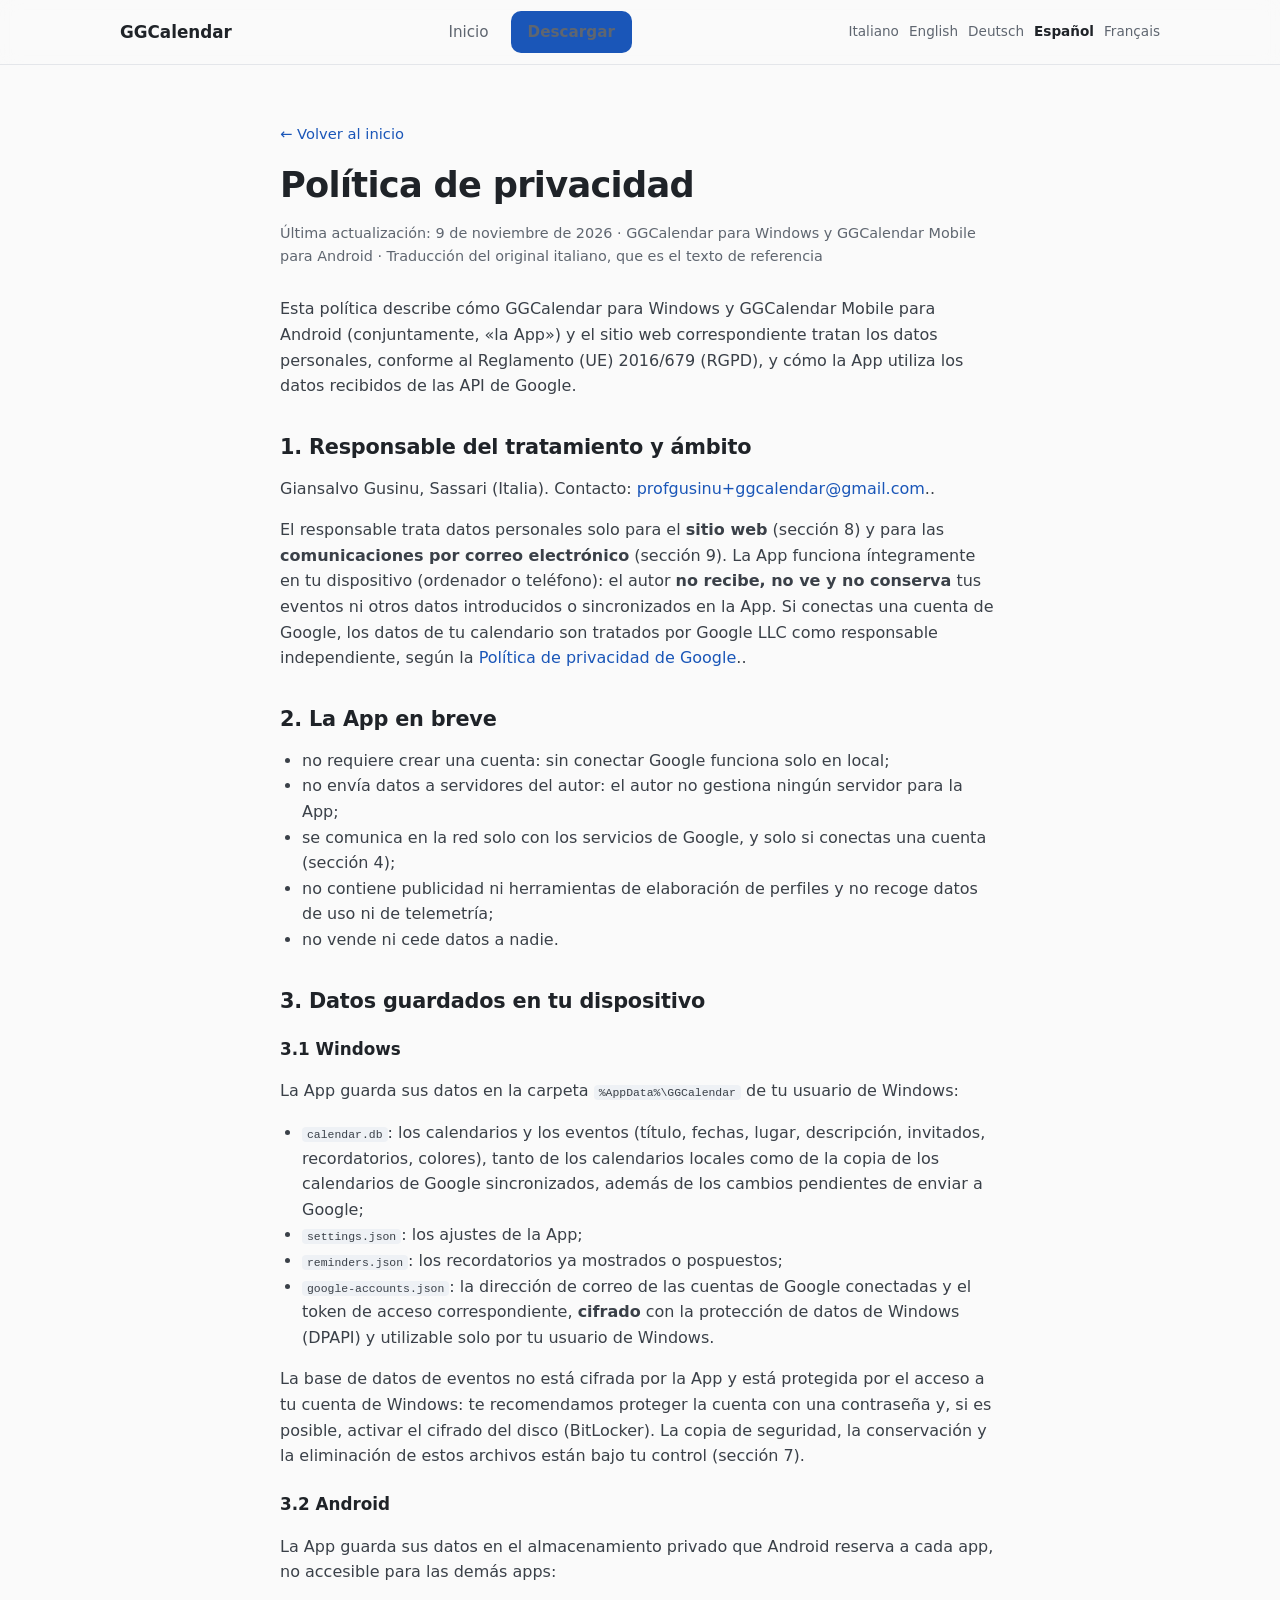
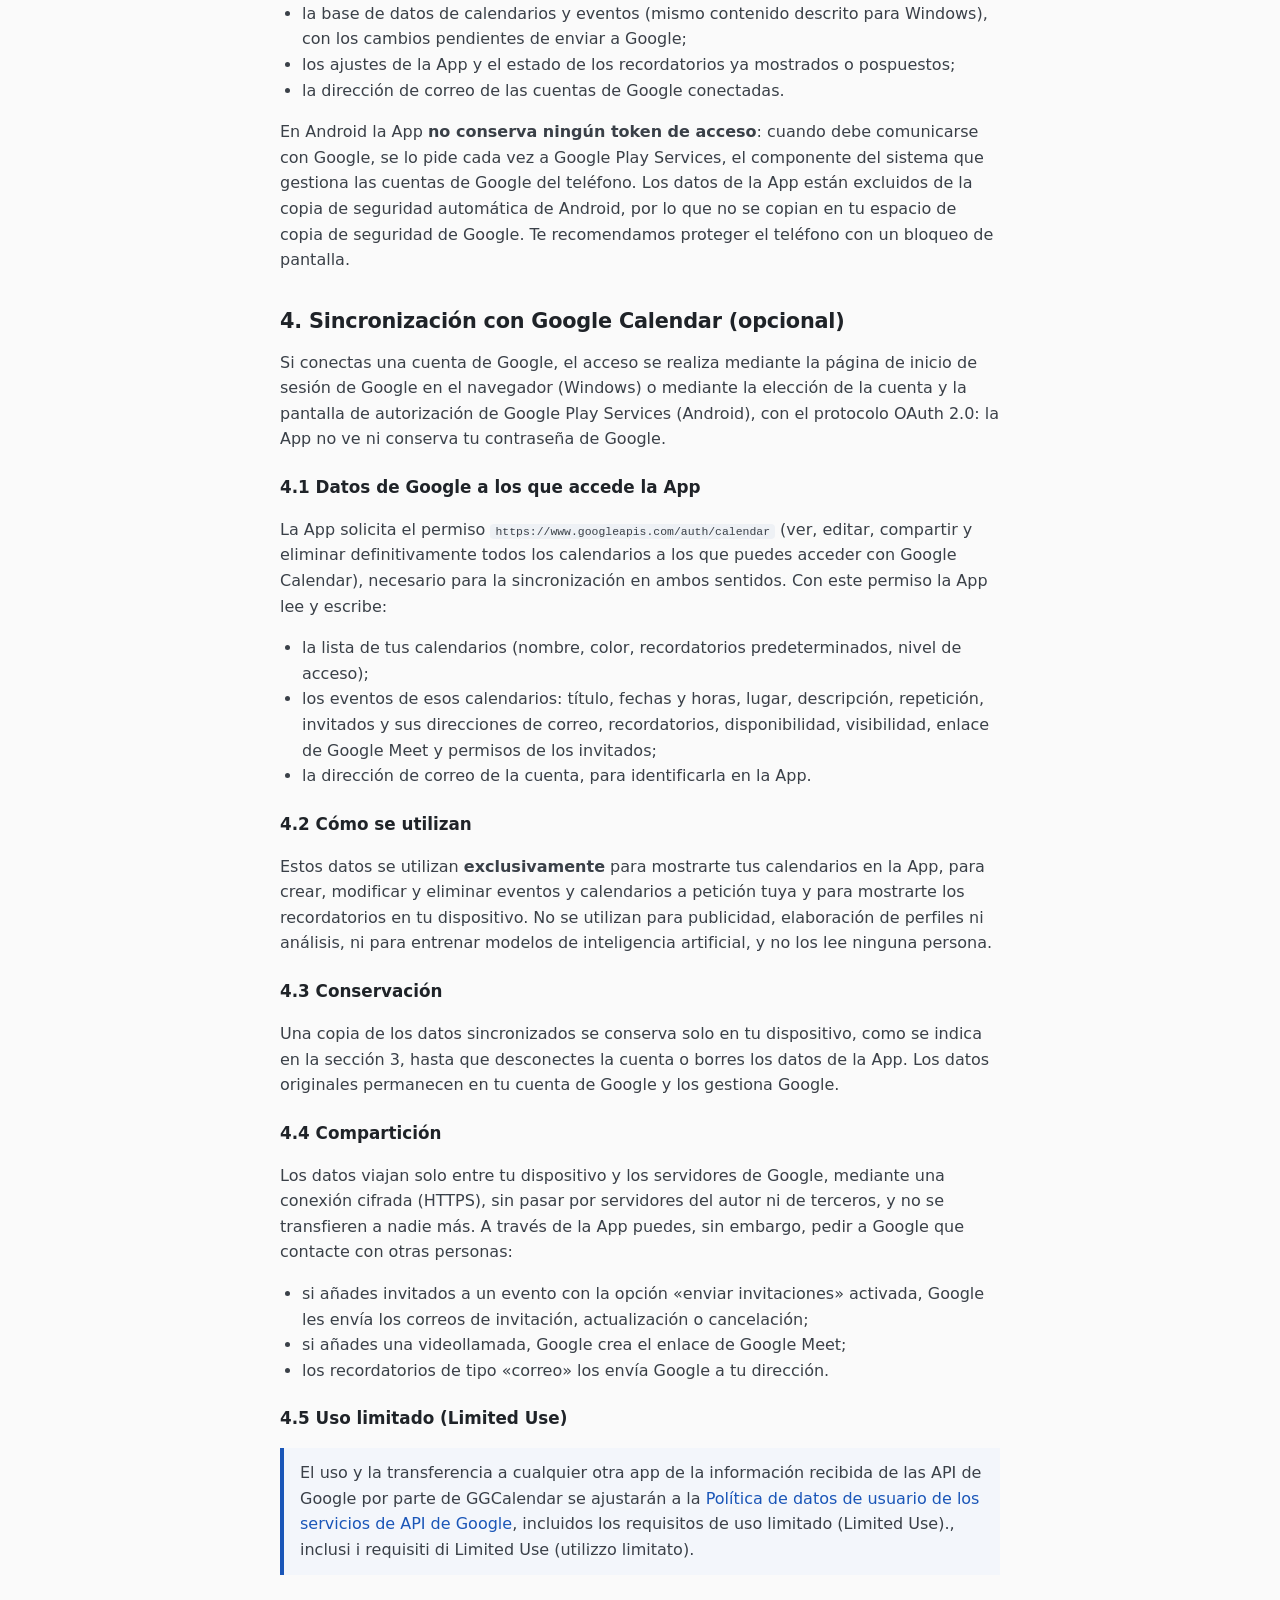
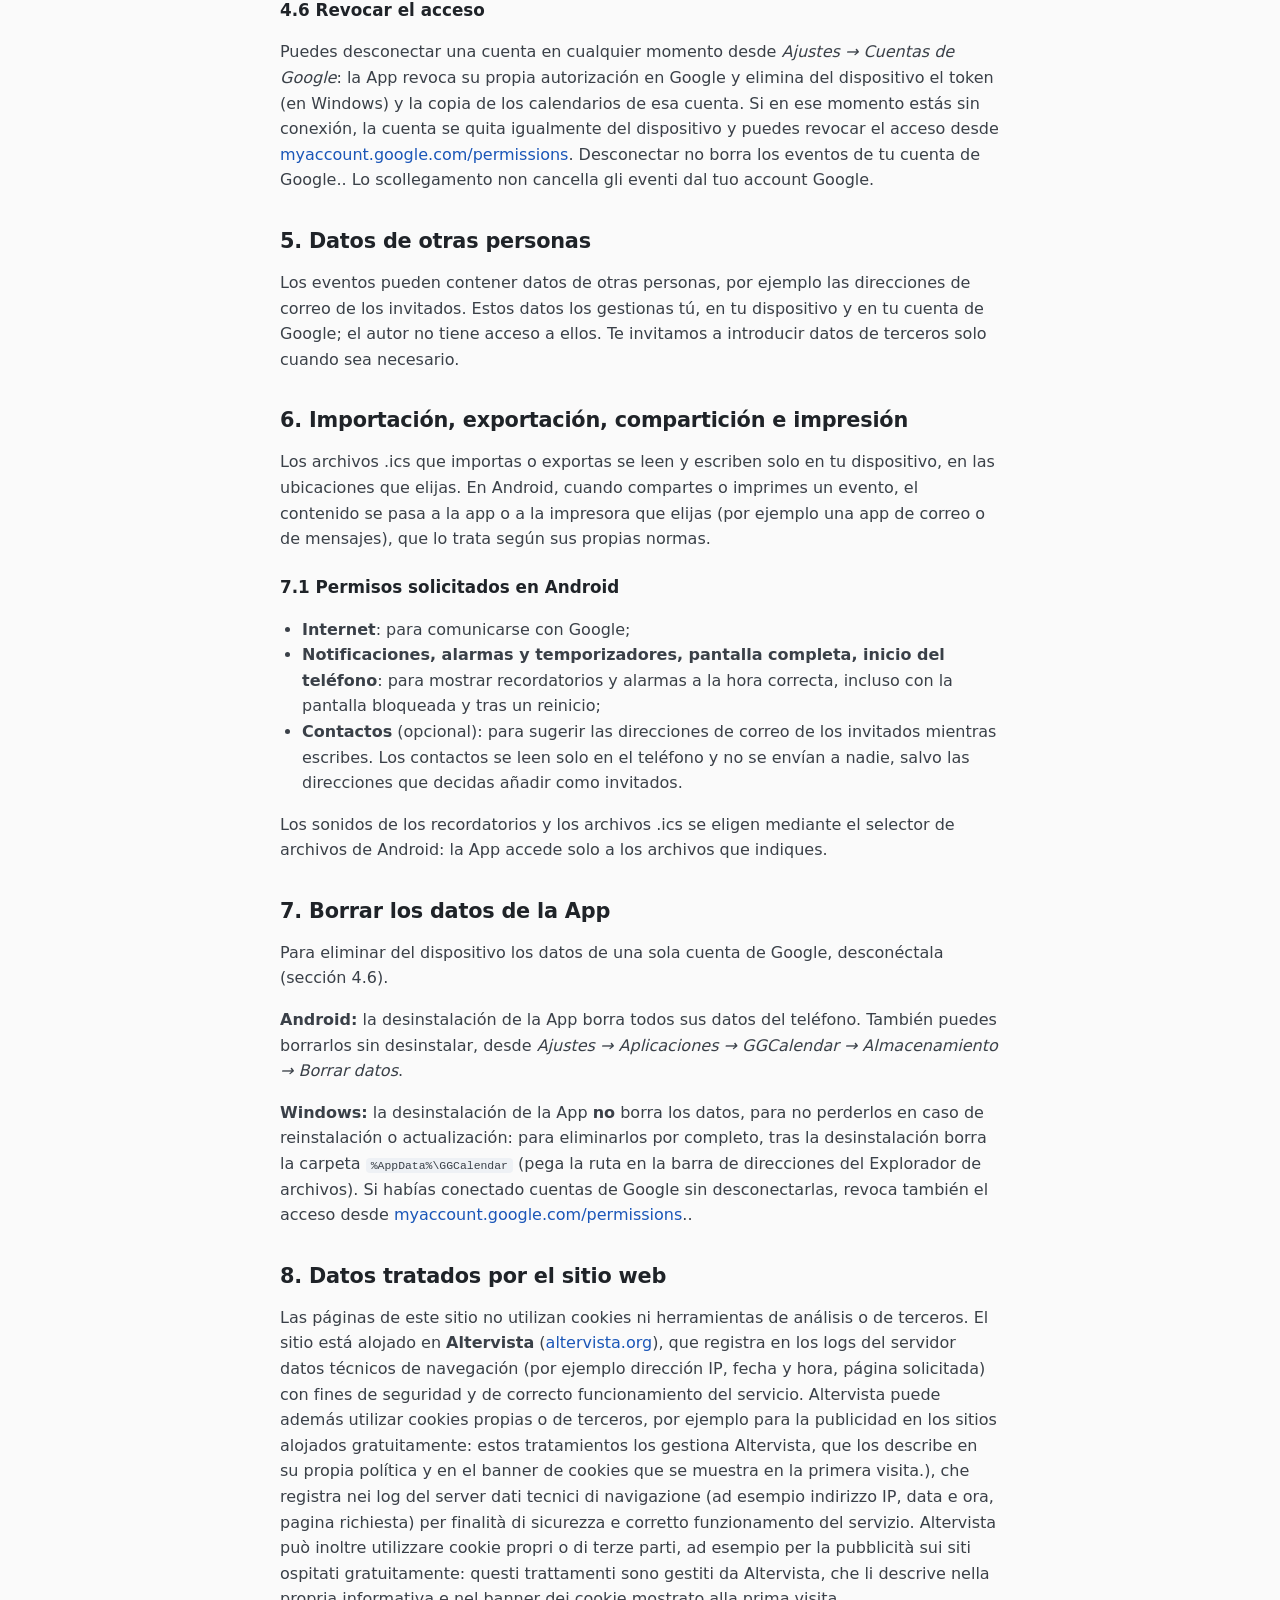
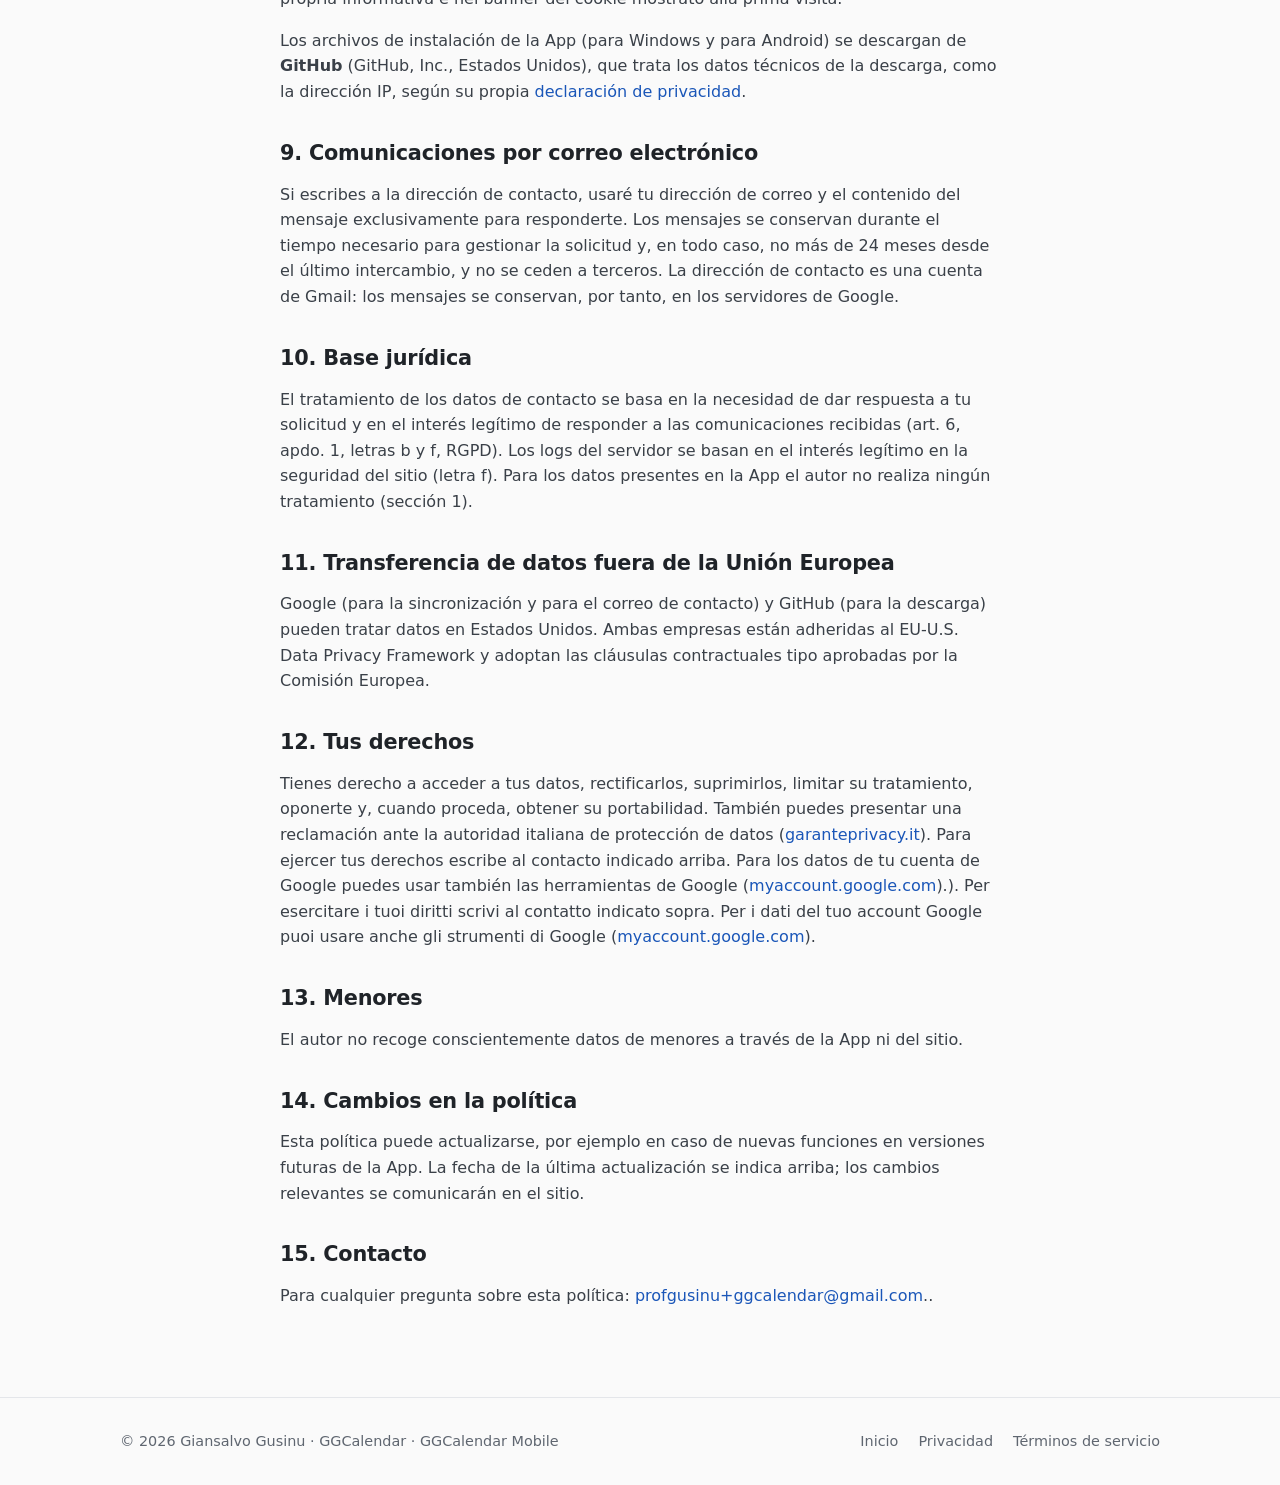
<file: website/es/privacy.html>
<!doctype html>
<html lang="es">
<head>
<meta charset="utf-8">
<meta name="viewport" content="width=device-width,initial-scale=1">
<title>Política de privacidad – GGCalendar</title>
<meta name="description" content="Política de privacidad de GGCalendar, la app de calendario para Windows 11 y Android con sincronización con Google Calendar.">
<link rel="icon" href="data:image/svg+xml,%3Csvg xmlns='http://www.w3.org/2000/svg' viewBox='0 0 32 32'%3E%3Crect x='3' y='5' width='26' height='24' rx='4' fill='%23fff' stroke='%231a56b8' stroke-width='2'/%3E%3Crect x='3' y='5' width='26' height='8' rx='4' fill='%231a56b8'/%3E%3C/svg%3E">
<link rel="alternate" hreflang="it" href="../privacy.html">
<link rel="alternate" hreflang="en" href="../en/privacy.html">
<link rel="alternate" hreflang="de" href="../de/privacy.html">
<link rel="alternate" hreflang="es" href="privacy.html">
<link rel="alternate" hreflang="fr" href="../fr/privacy.html">
<link rel="stylesheet" href="../assets/style.css">
<script src="../assets/script.js" defer></script>
</head>
<body>
<header class="site"><div class="wrap">
  <a class="brand" href="index.html">GGCalendar</a>
  <nav class="main"><a href="index.html">Inicio</a><a class="btn btn-primary btn-sm" href="index.html#download">Descargar</a></nav><div class="langs" aria-label="Language"><a href="../privacy.html" hreflang="it" lang="it">Italiano</a><a href="../en/privacy.html" hreflang="en" lang="en">English</a><a href="../de/privacy.html" hreflang="de" lang="de">Deutsch</a><a class="on" href="privacy.html" hreflang="es" lang="es">Español</a><a href="../fr/privacy.html" hreflang="fr" lang="fr">Français</a></div>
</div></header>

<main class="legal"><div class="wrap">
  <a class="back" href="index.html">← Volver al inicio</a>
  <h1>Política de privacidad</h1>
  <p class="updated">Última actualización: 9 de noviembre de 2026 · GGCalendar para Windows y GGCalendar Mobile para Android · Traducción del original italiano, que es el texto de referencia</p>

  <p>Esta política describe cómo GGCalendar para Windows y GGCalendar Mobile para Android (conjuntamente, «la App») y el sitio web correspondiente tratan los datos personales, conforme al Reglamento (UE) 2016/679 (RGPD), y cómo la App utiliza los datos recibidos de las API de Google.</p>

  <h2>1. Responsable del tratamiento y ámbito</h2>
  <p>Giansalvo Gusinu, Sassari (Italia). Contacto: <a href="#" data-mail data-show data-subject="GGCalendar – Privacy">escribe al responsable</a>.</a>.</p>
  <p>El responsable trata datos personales solo para el <strong>sitio web</strong> (sección 8) y para las <strong>comunicaciones por correo electrónico</strong> (sección 9). La App funciona íntegramente en tu dispositivo (ordenador o teléfono): el autor <strong>no recibe, no ve y no conserva</strong> tus eventos ni otros datos introducidos o sincronizados en la App. Si conectas una cuenta de Google, los datos de tu calendario son tratados por Google LLC como responsable independiente, según la <a href="https://policies.google.com/privacy?hl=es" rel="noopener">Política de privacidad de Google</a>.</a>.</p>

  <h2>2. La App en breve</h2>
  <ul>
    <li>no requiere crear una cuenta: sin conectar Google funciona solo en local;</li>
    <li>no envía datos a servidores del autor: el autor no gestiona ningún servidor para la App;</li>
    <li>se comunica en la red solo con los servicios de Google, y solo si conectas una cuenta (sección 4);</li>
    <li>no contiene publicidad ni herramientas de elaboración de perfiles y no recoge datos de uso ni de telemetría;</li>
    <li>no vende ni cede datos a nadie.</li>
  </ul>

  <h2>3. Datos guardados en tu dispositivo</h2>
  <h3>3.1 Windows</h3>
  <p>La App guarda sus datos en la carpeta <code>%AppData%\GGCalendar</code> de tu usuario de Windows:</p>
  <ul>
    <li><code>calendar.db</code>: los calendarios y los eventos (título, fechas, lugar, descripción, invitados, recordatorios, colores), tanto de los calendarios locales como de la copia de los calendarios de Google sincronizados, además de los cambios pendientes de enviar a Google;</li>
    <li><code>settings.json</code>: los ajustes de la App;</li>
    <li><code>reminders.json</code>: los recordatorios ya mostrados o pospuestos;</li>
    <li><code>google-accounts.json</code>: la dirección de correo de las cuentas de Google conectadas y el token de acceso correspondiente, <strong>cifrado</strong> con la protección de datos de Windows (DPAPI) y utilizable solo por tu usuario de Windows.</li>
  </ul>
  <p>La base de datos de eventos no está cifrada por la App y está protegida por el acceso a tu cuenta de Windows: te recomendamos proteger la cuenta con una contraseña y, si es posible, activar el cifrado del disco (BitLocker). La copia de seguridad, la conservación y la eliminación de estos archivos están bajo tu control (sección 7).</p>

  <h3>3.2 Android</h3>
  <p>La App guarda sus datos en el almacenamiento privado que Android reserva a cada app, no accesible para las demás apps:</p>
  <ul>
    <li>la base de datos de calendarios y eventos (mismo contenido descrito para Windows), con los cambios pendientes de enviar a Google;</li>
    <li>los ajustes de la App y el estado de los recordatorios ya mostrados o pospuestos;</li>
    <li>la dirección de correo de las cuentas de Google conectadas.</li>
  </ul>
  <p>En Android la App <strong>no conserva ningún token de acceso</strong>: cuando debe comunicarse con Google, se lo pide cada vez a Google Play Services, el componente del sistema que gestiona las cuentas de Google del teléfono. Los datos de la App están excluidos de la copia de seguridad automática de Android, por lo que no se copian en tu espacio de copia de seguridad de Google. Te recomendamos proteger el teléfono con un bloqueo de pantalla.</p>

  <h2>4. Sincronización con Google Calendar (opcional)</h2>
  <p>Si conectas una cuenta de Google, el acceso se realiza mediante la página de inicio de sesión de Google en el navegador (Windows) o mediante la elección de la cuenta y la pantalla de autorización de Google Play Services (Android), con el protocolo OAuth 2.0: la App no ve ni conserva tu contraseña de Google.</p>

  <h3>4.1 Datos de Google a los que accede la App</h3>
  <p>La App solicita el permiso <code>https://www.googleapis.com/auth/calendar</code> (ver, editar, compartir y eliminar definitivamente todos los calendarios a los que puedes acceder con Google Calendar), necesario para la sincronización en ambos sentidos. Con este permiso la App lee y escribe:</p>
  <ul>
    <li>la lista de tus calendarios (nombre, color, recordatorios predeterminados, nivel de acceso);</li>
    <li>los eventos de esos calendarios: título, fechas y horas, lugar, descripción, repetición, invitados y sus direcciones de correo, recordatorios, disponibilidad, visibilidad, enlace de Google Meet y permisos de los invitados;</li>
    <li>la dirección de correo de la cuenta, para identificarla en la App.</li>
  </ul>

  <h3>4.2 Cómo se utilizan</h3>
  <p>Estos datos se utilizan <strong>exclusivamente</strong> para mostrarte tus calendarios en la App, para crear, modificar y eliminar eventos y calendarios a petición tuya y para mostrarte los recordatorios en tu dispositivo. No se utilizan para publicidad, elaboración de perfiles ni análisis, ni para entrenar modelos de inteligencia artificial, y no los lee ninguna persona.</p>

  <h3>4.3 Conservación</h3>
  <p>Una copia de los datos sincronizados se conserva solo en tu dispositivo, como se indica en la sección 3, hasta que desconectes la cuenta o borres los datos de la App. Los datos originales permanecen en tu cuenta de Google y los gestiona Google.</p>

  <h3>4.4 Compartición</h3>
  <p>Los datos viajan solo entre tu dispositivo y los servidores de Google, mediante una conexión cifrada (HTTPS), sin pasar por servidores del autor ni de terceros, y no se transfieren a nadie más. A través de la App puedes, sin embargo, pedir a Google que contacte con otras personas:</p>
  <ul>
    <li>si añades invitados a un evento con la opción «enviar invitaciones» activada, Google les envía los correos de invitación, actualización o cancelación;</li>
    <li>si añades una videollamada, Google crea el enlace de Google Meet;</li>
    <li>los recordatorios de tipo «correo» los envía Google a tu dirección.</li>
  </ul>

  <h3>4.5 Uso limitado (Limited Use)</h3>
  <blockquote>El uso y la transferencia a cualquier otra app de la información recibida de las API de Google por parte de GGCalendar se ajustarán a la <a href="https://developers.google.com/terms/api-services-user-data-policy" rel="noopener">Política de datos de usuario de los servicios de API de Google</a>, incluidos los requisitos de uso limitado (Limited Use).</a>, inclusi i requisiti di Limited Use (utilizzo limitato).</blockquote>

  <h3>4.6 Revocar el acceso</h3>
  <p>Puedes desconectar una cuenta en cualquier momento desde <em>Ajustes → Cuentas de Google</em>: la App revoca su propia autorización en Google y elimina del dispositivo el token (en Windows) y la copia de los calendarios de esa cuenta. Si en ese momento estás sin conexión, la cuenta se quita igualmente del dispositivo y puedes revocar el acceso desde <a href="https://myaccount.google.com/permissions" rel="noopener">myaccount.google.com/permissions</a>. Desconectar no borra los eventos de tu cuenta de Google.</a>. Lo scollegamento non cancella gli eventi dal tuo account Google.</p>

  <h2>5. Datos de otras personas</h2>
  <p>Los eventos pueden contener datos de otras personas, por ejemplo las direcciones de correo de los invitados. Estos datos los gestionas tú, en tu dispositivo y en tu cuenta de Google; el autor no tiene acceso a ellos. Te invitamos a introducir datos de terceros solo cuando sea necesario.</p>

  <h2>6. Importación, exportación, compartición e impresión</h2>
  <p>Los archivos .ics que importas o exportas se leen y escriben solo en tu dispositivo, en las ubicaciones que elijas. En Android, cuando compartes o imprimes un evento, el contenido se pasa a la app o a la impresora que elijas (por ejemplo una app de correo o de mensajes), que lo trata según sus propias normas.</p>

  <h3>7.1 Permisos solicitados en Android</h3>
  <ul>
    <li><strong>Internet</strong>: para comunicarse con Google;</li>
    <li><strong>Notificaciones, alarmas y temporizadores, pantalla completa, inicio del teléfono</strong>: para mostrar recordatorios y alarmas a la hora correcta, incluso con la pantalla bloqueada y tras un reinicio;</li>
    <li><strong>Contactos</strong> (opcional): para sugerir las direcciones de correo de los invitados mientras escribes. Los contactos se leen solo en el teléfono y no se envían a nadie, salvo las direcciones que decidas añadir como invitados.</li>
  </ul>
  <p>Los sonidos de los recordatorios y los archivos .ics se eligen mediante el selector de archivos de Android: la App accede solo a los archivos que indiques.</p>

  <h2>7. Borrar los datos de la App</h2>
  <p>Para eliminar del dispositivo los datos de una sola cuenta de Google, desconéctala (sección 4.6).</p>
  <p><strong>Android:</strong> la desinstalación de la App borra todos sus datos del teléfono. También puedes borrarlos sin desinstalar, desde <em>Ajustes → Aplicaciones → GGCalendar → Almacenamiento → Borrar datos</em>.</p>
  <p><strong>Windows:</strong> la desinstalación de la App <strong>no</strong> borra los datos, para no perderlos en caso de reinstalación o actualización: para eliminarlos por completo, tras la desinstalación borra la carpeta <code>%AppData%\GGCalendar</code> (pega la ruta en la barra de direcciones del Explorador de archivos). Si habías conectado cuentas de Google sin desconectarlas, revoca también el acceso desde <a href="https://myaccount.google.com/permissions" rel="noopener">myaccount.google.com/permissions</a>.</a>.</p>

  <h2>8. Datos tratados por el sitio web</h2>
  <p>Las páginas de este sitio no utilizan cookies ni herramientas de análisis o de terceros. El sitio está alojado en <strong>Altervista</strong> (<a href="https://www.altervista.org" rel="noopener">altervista.org</a>), que registra en los logs del servidor datos técnicos de navegación (por ejemplo dirección IP, fecha y hora, página solicitada) con fines de seguridad y de correcto funcionamiento del servicio. Altervista puede además utilizar cookies propias o de terceros, por ejemplo para la publicidad en los sitios alojados gratuitamente: estos tratamientos los gestiona Altervista, que los describe en su propia política y en el banner de cookies que se muestra en la primera visita.</a>), che registra nei log del server dati tecnici di navigazione (ad esempio indirizzo IP, data e ora, pagina richiesta) per finalità di sicurezza e corretto funzionamento del servizio. Altervista può inoltre utilizzare cookie propri o di terze parti, ad esempio per la pubblicità sui siti ospitati gratuitamente: questi trattamenti sono gestiti da Altervista, che li descrive nella propria informativa e nel banner dei cookie mostrato alla prima visita.</p>
  <p>Los archivos de instalación de la App (para Windows y para Android) se descargan de <strong>GitHub</strong> (GitHub, Inc., Estados Unidos), que trata los datos técnicos de la descarga, como la dirección IP, según su propia <a href="https://docs.github.com/es/site-policy/privacy-policies/github-general-privacy-statement" rel="noopener">declaración de privacidad</a>.</p>

  <h2>9. Comunicaciones por correo electrónico</h2>
  <p>Si escribes a la dirección de contacto, usaré tu dirección de correo y el contenido del mensaje exclusivamente para responderte. Los mensajes se conservan durante el tiempo necesario para gestionar la solicitud y, en todo caso, no más de 24 meses desde el último intercambio, y no se ceden a terceros. La dirección de contacto es una cuenta de Gmail: los mensajes se conservan, por tanto, en los servidores de Google.</p>

  <h2>10. Base jurídica</h2>
  <p>El tratamiento de los datos de contacto se basa en la necesidad de dar respuesta a tu solicitud y en el interés legítimo de responder a las comunicaciones recibidas (art. 6, apdo. 1, letras b y f, RGPD). Los logs del servidor se basan en el interés legítimo en la seguridad del sitio (letra f). Para los datos presentes en la App el autor no realiza ningún tratamiento (sección 1).</p>

  <h2>11. Transferencia de datos fuera de la Unión Europea</h2>
  <p>Google (para la sincronización y para el correo de contacto) y GitHub (para la descarga) pueden tratar datos en Estados Unidos. Ambas empresas están adheridas al EU-U.S. Data Privacy Framework y adoptan las cláusulas contractuales tipo aprobadas por la Comisión Europea.</p>

  <h2>12. Tus derechos</h2>
  <p>Tienes derecho a acceder a tus datos, rectificarlos, suprimirlos, limitar su tratamiento, oponerte y, cuando proceda, obtener su portabilidad. También puedes presentar una reclamación ante la autoridad italiana de protección de datos (<a href="https://www.garanteprivacy.it" rel="noopener">garanteprivacy.it</a>). Para ejercer tus derechos escribe al contacto indicado arriba. Para los datos de tu cuenta de Google puedes usar también las herramientas de Google (<a href="https://myaccount.google.com" rel="noopener">myaccount.google.com</a>).</a>). Per esercitare i tuoi diritti scrivi al contatto indicato sopra. Per i dati del tuo account Google puoi usare anche gli strumenti di Google (<a href="https://myaccount.google.com" rel="noopener">myaccount.google.com</a>).</p>

  <h2>13. Menores</h2>
  <p>El autor no recoge conscientemente datos de menores a través de la App ni del sitio.</p>

  <h2>14. Cambios en la política</h2>
  <p>Esta política puede actualizarse, por ejemplo en caso de nuevas funciones en versiones futuras de la App. La fecha de la última actualización se indica arriba; los cambios relevantes se comunicarán en el sitio.</p>

  <h2>15. Contacto</h2>
  <p>Para cualquier pregunta sobre esta política: <a href="#" data-mail data-show data-subject="GGCalendar – Privacy">escribe al autor</a>.</a>.</p>
  <noscript><p>Correo: profgusinu+ggcalendar [arroba] gmail [punto] com</p></noscript>
</div></main>

<footer class="site"><div class="wrap">
  <div>© 2026 Giansalvo Gusinu · GGCalendar · GGCalendar Mobile</div>
  <nav><a href="index.html">Inicio</a><a href="privacy.html">Privacidad</a><a href="terms.html">Términos de servicio</a></nav>
</div></footer>
</body>
</html>
</file>
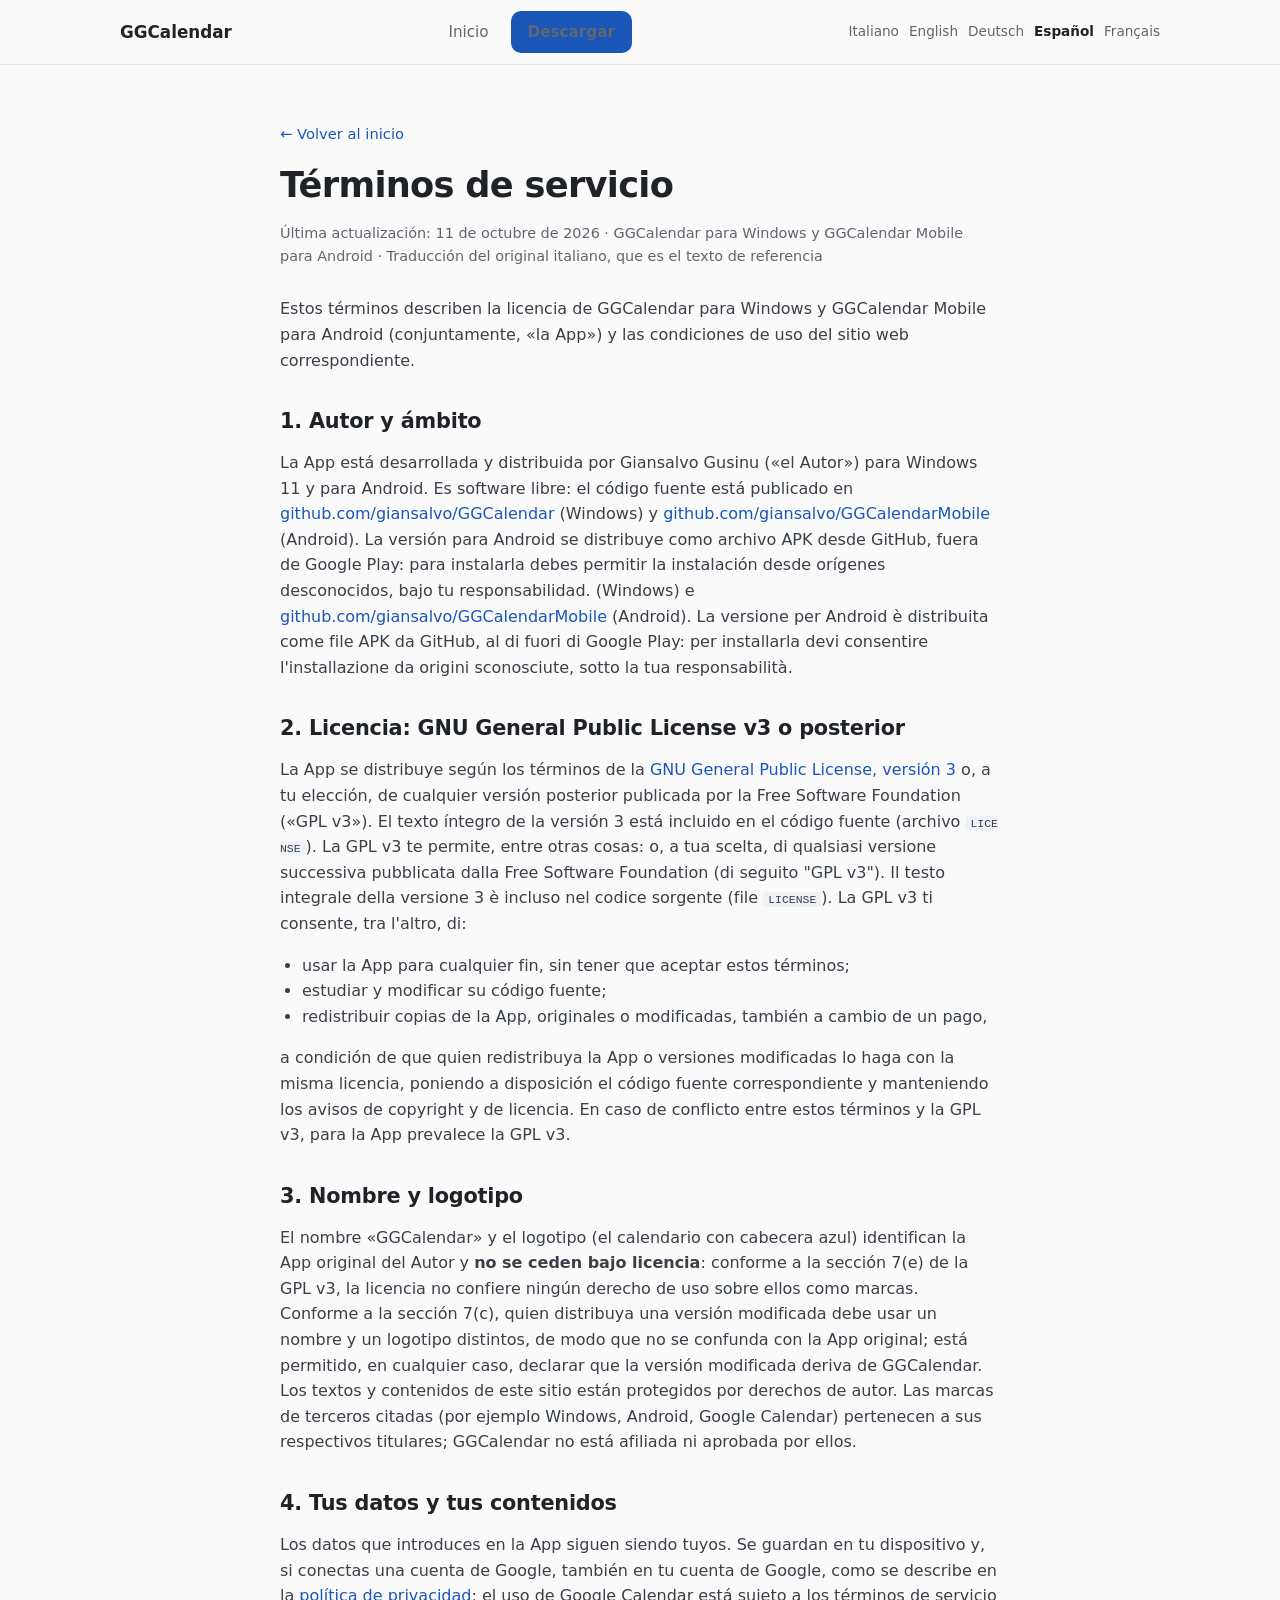
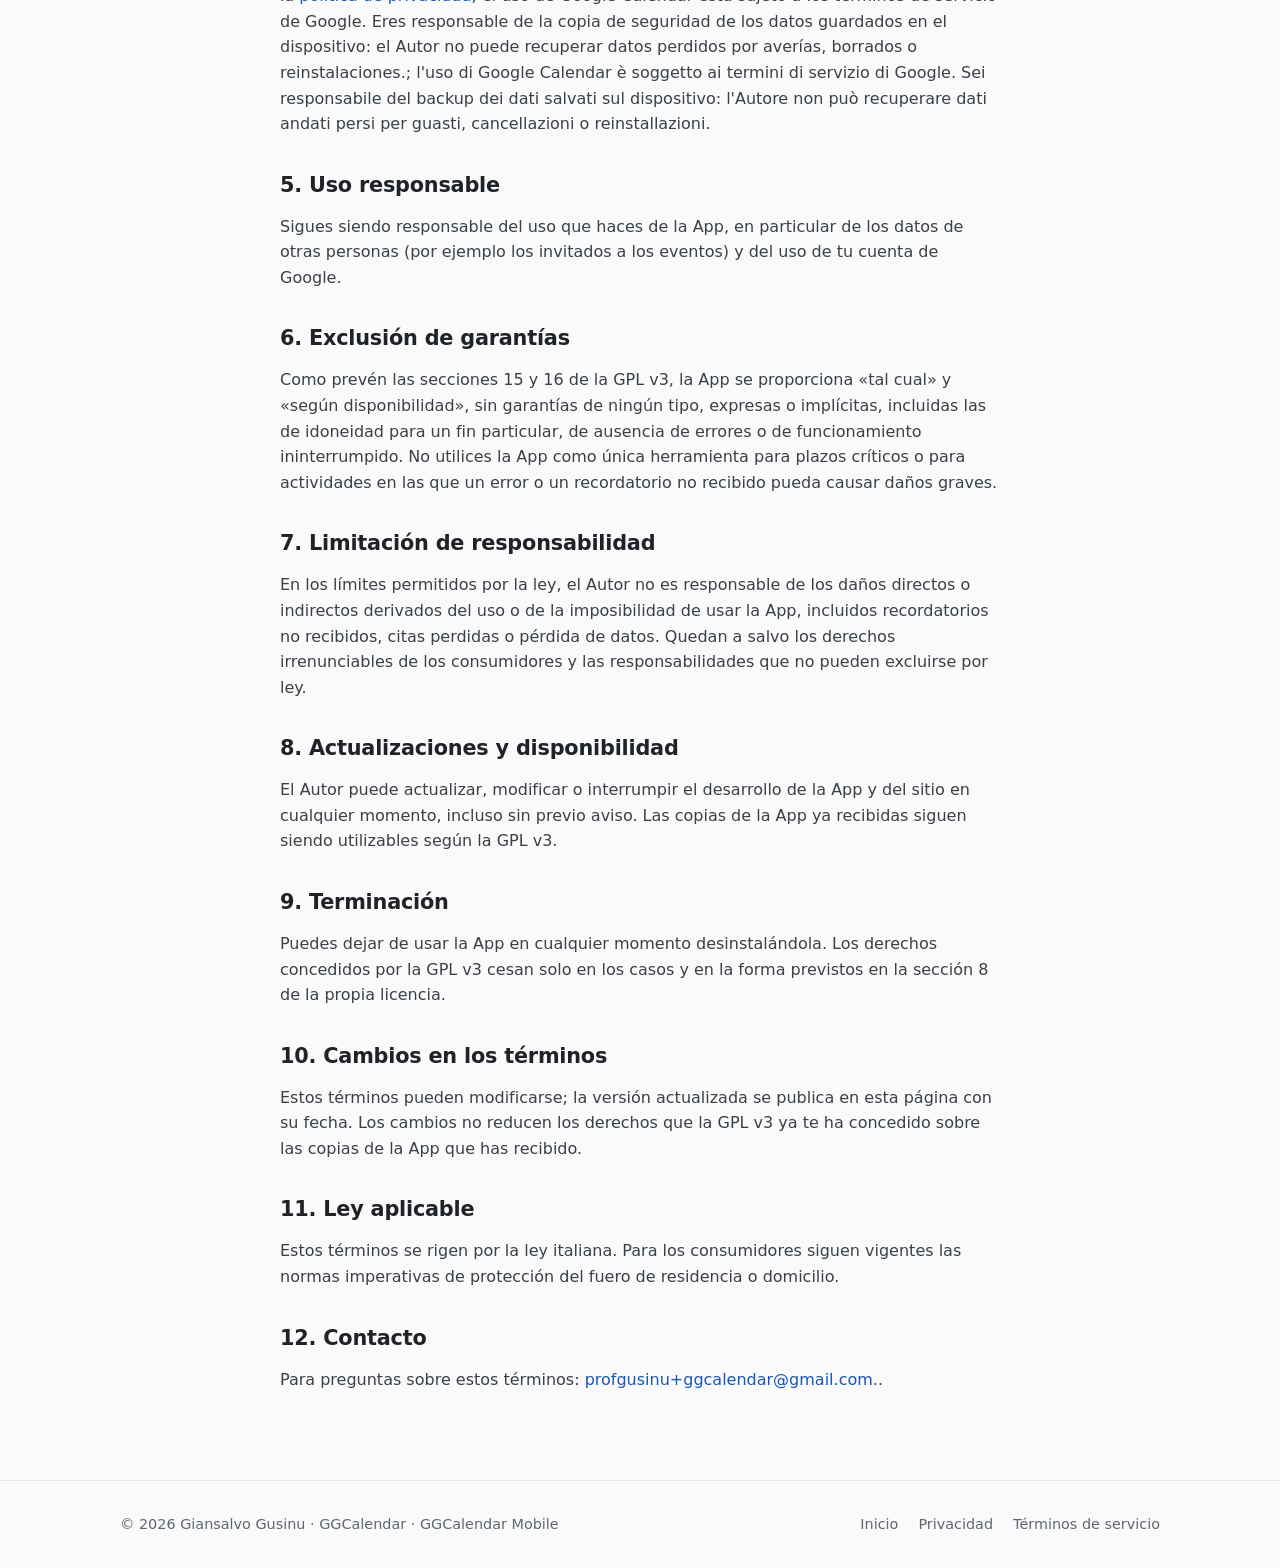
<file: website/es/terms.html>
<!doctype html>
<html lang="es">
<head>
<meta charset="utf-8">
<meta name="viewport" content="width=device-width,initial-scale=1">
<title>Términos de servicio – GGCalendar</title>
<meta name="description" content="Términos de servicio de GGCalendar, la app de calendario para Windows 11 y Android.">
<link rel="icon" href="data:image/svg+xml,%3Csvg xmlns='http://www.w3.org/2000/svg' viewBox='0 0 32 32'%3E%3Crect x='3' y='5' width='26' height='24' rx='4' fill='%23fff' stroke='%231a56b8' stroke-width='2'/%3E%3Crect x='3' y='5' width='26' height='8' rx='4' fill='%231a56b8'/%3E%3C/svg%3E">
<link rel="alternate" hreflang="it" href="../terms.html">
<link rel="alternate" hreflang="en" href="../en/terms.html">
<link rel="alternate" hreflang="de" href="../de/terms.html">
<link rel="alternate" hreflang="es" href="terms.html">
<link rel="alternate" hreflang="fr" href="../fr/terms.html">
<link rel="stylesheet" href="../assets/style.css">
<script src="../assets/script.js" defer></script>
</head>
<body>
<header class="site"><div class="wrap">
  <a class="brand" href="index.html">GGCalendar</a>
  <nav class="main"><a href="index.html">Inicio</a><a class="btn btn-primary btn-sm" href="index.html#download">Descargar</a></nav><div class="langs" aria-label="Language"><a href="../terms.html" hreflang="it" lang="it">Italiano</a><a href="../en/terms.html" hreflang="en" lang="en">English</a><a href="../de/terms.html" hreflang="de" lang="de">Deutsch</a><a class="on" href="terms.html" hreflang="es" lang="es">Español</a><a href="../fr/terms.html" hreflang="fr" lang="fr">Français</a></div>
</div></header>

<main class="legal"><div class="wrap">
  <a class="back" href="index.html">← Volver al inicio</a>
  <h1>Términos de servicio</h1>
  <p class="updated">Última actualización: 11 de octubre de 2026 · GGCalendar para Windows y GGCalendar Mobile para Android · Traducción del original italiano, que es el texto de referencia</p>

  <p>Estos términos describen la licencia de GGCalendar para Windows y GGCalendar Mobile para Android (conjuntamente, «la App») y las condiciones de uso del sitio web correspondiente.</p>

  <h2>1. Autor y ámbito</h2>
  <p>La App está desarrollada y distribuida por Giansalvo Gusinu («el Autor») para Windows 11 y para Android. Es software libre: el código fuente está publicado en <a href="https://github.com/giansalvo/GGCalendar" rel="noopener">github.com/giansalvo/GGCalendar</a> (Windows) y <a href="https://github.com/giansalvo/GGCalendarMobile" rel="noopener">github.com/giansalvo/GGCalendarMobile</a> (Android). La versión para Android se distribuye como archivo APK desde GitHub, fuera de Google Play: para instalarla debes permitir la instalación desde orígenes desconocidos, bajo tu responsabilidad.</a> (Windows) e <a href="https://github.com/giansalvo/GGCalendarMobile" rel="noopener">github.com/giansalvo/GGCalendarMobile</a> (Android). La versione per Android è distribuita come file APK da GitHub, al di fuori di Google Play: per installarla devi consentire l'installazione da origini sconosciute, sotto la tua responsabilità.</p>

  <h2>2. Licencia: GNU General Public License v3 o posterior</h2>
  <p>La App se distribuye según los términos de la <a href="https://www.gnu.org/licenses/gpl-3.0.html" rel="noopener">GNU General Public License, versión 3</a> o, a tu elección, de cualquier versión posterior publicada por la Free Software Foundation («GPL v3»). El texto íntegro de la versión 3 está incluido en el código fuente (archivo <code>LICENSE</code>). La GPL v3 te permite, entre otras cosas:</a> o, a tua scelta, di qualsiasi versione successiva pubblicata dalla Free Software Foundation (di seguito "GPL v3"). Il testo integrale della versione 3 è incluso nel codice sorgente (file <code>LICENSE</code>). La GPL v3 ti consente, tra l'altro, di:</p>
  <ul>
    <li>usar la App para cualquier fin, sin tener que aceptar estos términos;</li>
    <li>estudiar y modificar su código fuente;</li>
    <li>redistribuir copias de la App, originales o modificadas, también a cambio de un pago,</li>
  </ul>
  <p>a condición de que quien redistribuya la App o versiones modificadas lo haga con la misma licencia, poniendo a disposición el código fuente correspondiente y manteniendo los avisos de copyright y de licencia. En caso de conflicto entre estos términos y la GPL v3, para la App prevalece la GPL v3.</p>

  <h2>3. Nombre y logotipo</h2>
  <p>El nombre «GGCalendar» y el logotipo (el calendario con cabecera azul) identifican la App original del Autor y <strong>no se ceden bajo licencia</strong>: conforme a la sección 7(e) de la GPL v3, la licencia no confiere ningún derecho de uso sobre ellos como marcas. Conforme a la sección 7(c), quien distribuya una versión modificada debe usar un nombre y un logotipo distintos, de modo que no se confunda con la App original; está permitido, en cualquier caso, declarar que la versión modificada deriva de GGCalendar. Los textos y contenidos de este sitio están protegidos por derechos de autor. Las marcas de terceros citadas (por ejemplo Windows, Android, Google Calendar) pertenecen a sus respectivos titulares; GGCalendar no está afiliada ni aprobada por ellos.</p>

  <h2>4. Tus datos y tus contenidos</h2>
  <p>Los datos que introduces en la App siguen siendo tuyos. Se guardan en tu dispositivo y, si conectas una cuenta de Google, también en tu cuenta de Google, como se describe en la <a href="privacy.html">política de privacidad</a>; el uso de Google Calendar está sujeto a los términos de servicio de Google. Eres responsable de la copia de seguridad de los datos guardados en el dispositivo: el Autor no puede recuperar datos perdidos por averías, borrados o reinstalaciones.</a>; l'uso di Google Calendar è soggetto ai termini di servizio di Google. Sei responsabile del backup dei dati salvati sul dispositivo: l'Autore non può recuperare dati andati persi per guasti, cancellazioni o reinstallazioni.</p>

  <h2>5. Uso responsable</h2>
  <p>Sigues siendo responsable del uso que haces de la App, en particular de los datos de otras personas (por ejemplo los invitados a los eventos) y del uso de tu cuenta de Google.</p>

  <h2>6. Exclusión de garantías</h2>
  <p>Como prevén las secciones 15 y 16 de la GPL v3, la App se proporciona «tal cual» y «según disponibilidad», sin garantías de ningún tipo, expresas o implícitas, incluidas las de idoneidad para un fin particular, de ausencia de errores o de funcionamiento ininterrumpido. No utilices la App como única herramienta para plazos críticos o para actividades en las que un error o un recordatorio no recibido pueda causar daños graves.</p>

  <h2>7. Limitación de responsabilidad</h2>
  <p>En los límites permitidos por la ley, el Autor no es responsable de los daños directos o indirectos derivados del uso o de la imposibilidad de usar la App, incluidos recordatorios no recibidos, citas perdidas o pérdida de datos. Quedan a salvo los derechos irrenunciables de los consumidores y las responsabilidades que no pueden excluirse por ley.</p>

  <h2>8. Actualizaciones y disponibilidad</h2>
  <p>El Autor puede actualizar, modificar o interrumpir el desarrollo de la App y del sitio en cualquier momento, incluso sin previo aviso. Las copias de la App ya recibidas siguen siendo utilizables según la GPL v3.</p>

  <h2>9. Terminación</h2>
  <p>Puedes dejar de usar la App en cualquier momento desinstalándola. Los derechos concedidos por la GPL v3 cesan solo en los casos y en la forma previstos en la sección 8 de la propia licencia.</p>

  <h2>10. Cambios en los términos</h2>
  <p>Estos términos pueden modificarse; la versión actualizada se publica en esta página con su fecha. Los cambios no reducen los derechos que la GPL v3 ya te ha concedido sobre las copias de la App que has recibido.</p>

  <h2>11. Ley aplicable</h2>
  <p>Estos términos se rigen por la ley italiana. Para los consumidores siguen vigentes las normas imperativas de protección del fuero de residencia o domicilio.</p>

  <h2>12. Contacto</h2>
  <p>Para preguntas sobre estos términos: <a href="#" data-mail data-show data-subject="GGCalendar – Termini">escribe al autor</a>.</a>.</p>
  <noscript><p>Correo: profgusinu+ggcalendar [arroba] gmail [punto] com</p></noscript>
</div></main>

<footer class="site"><div class="wrap">
  <div>© 2026 Giansalvo Gusinu · GGCalendar · GGCalendar Mobile</div>
  <nav><a href="index.html">Inicio</a><a href="privacy.html">Privacidad</a><a href="terms.html">Términos de servicio</a></nav>
</div></footer>
</body>
</html>
</file>
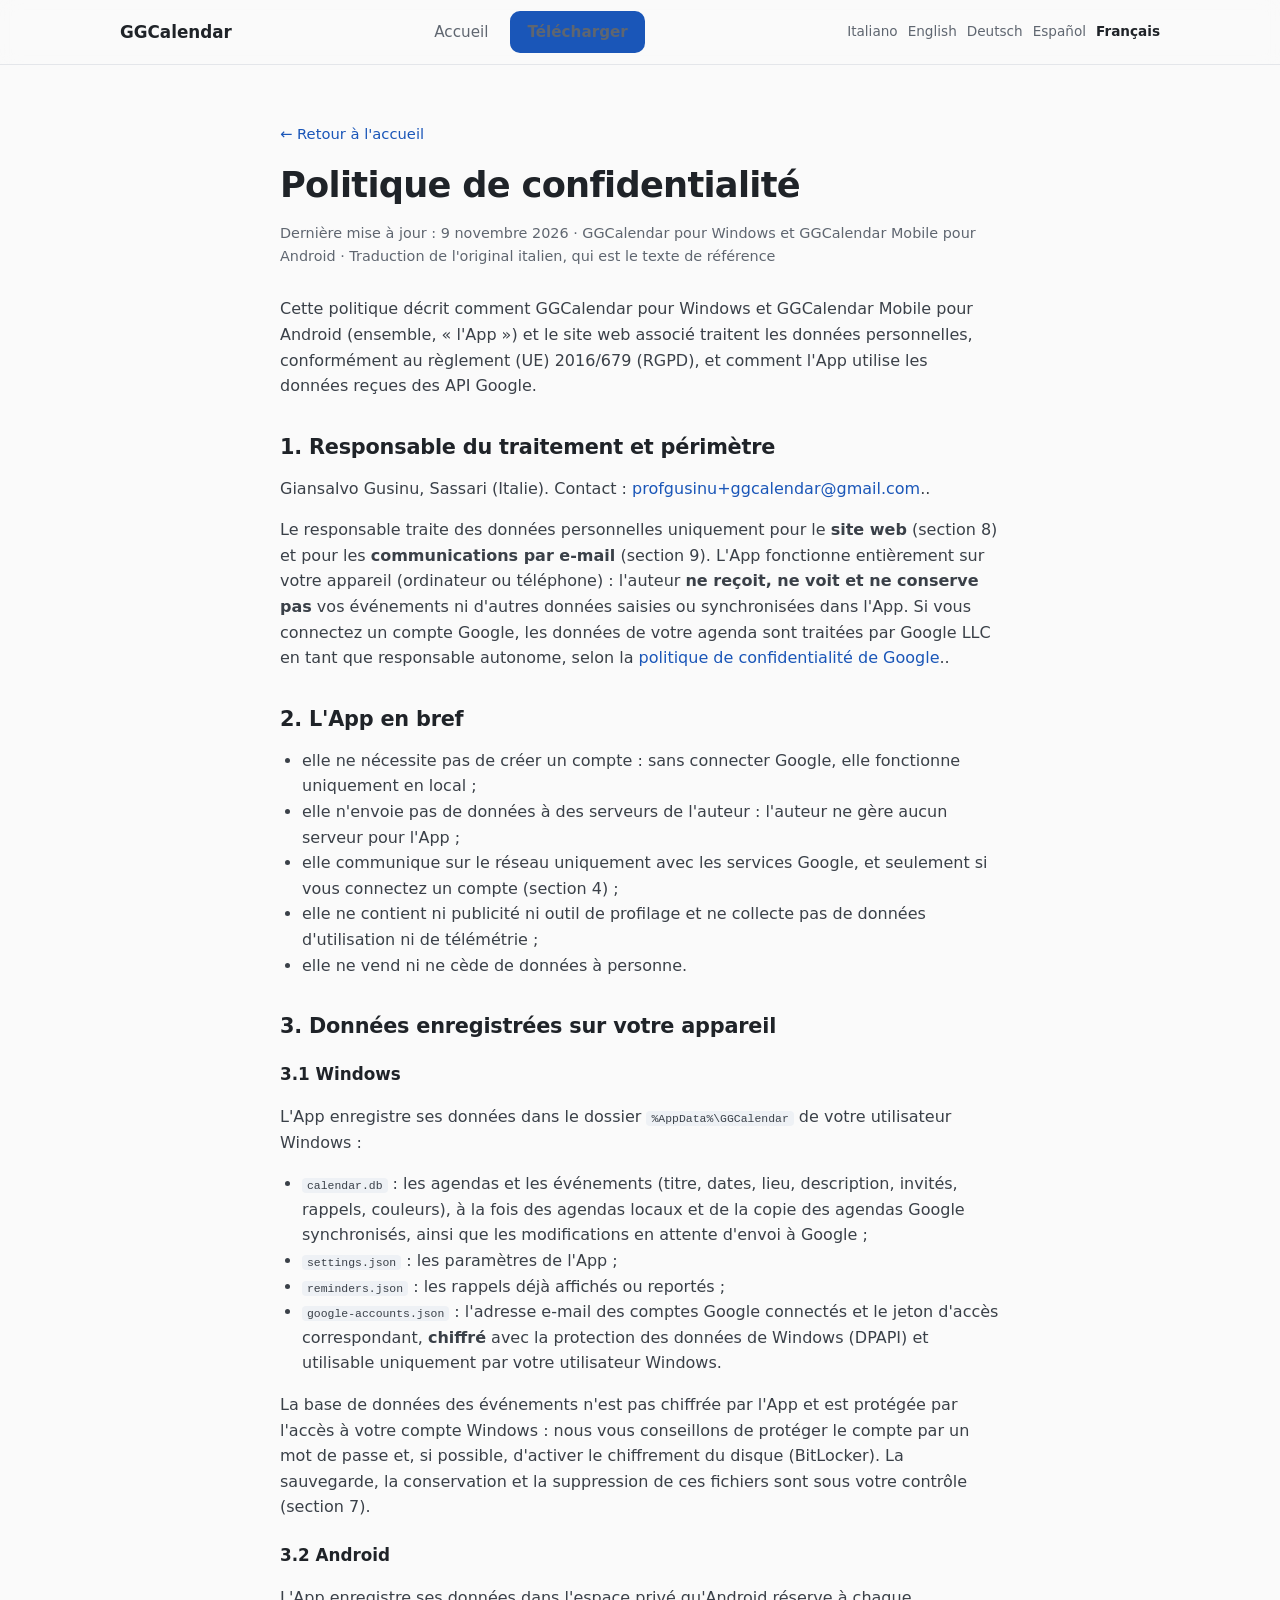
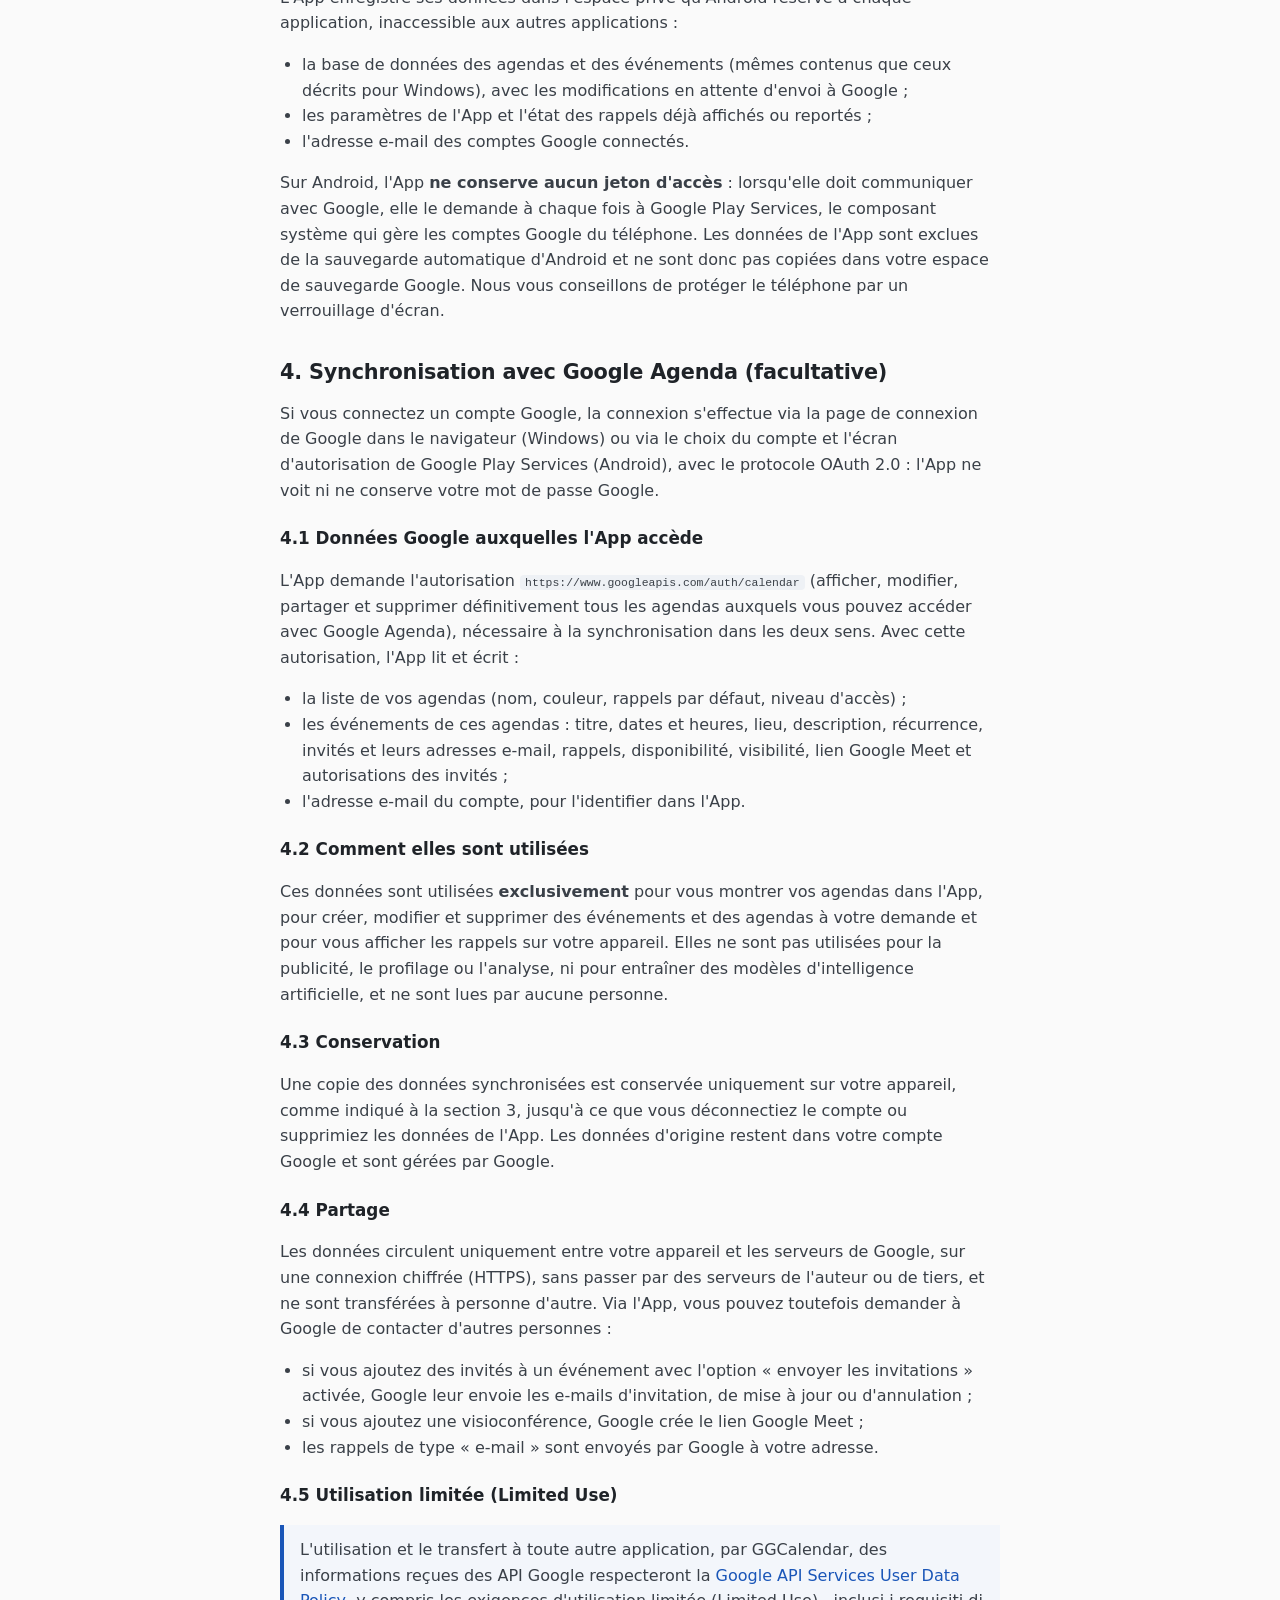
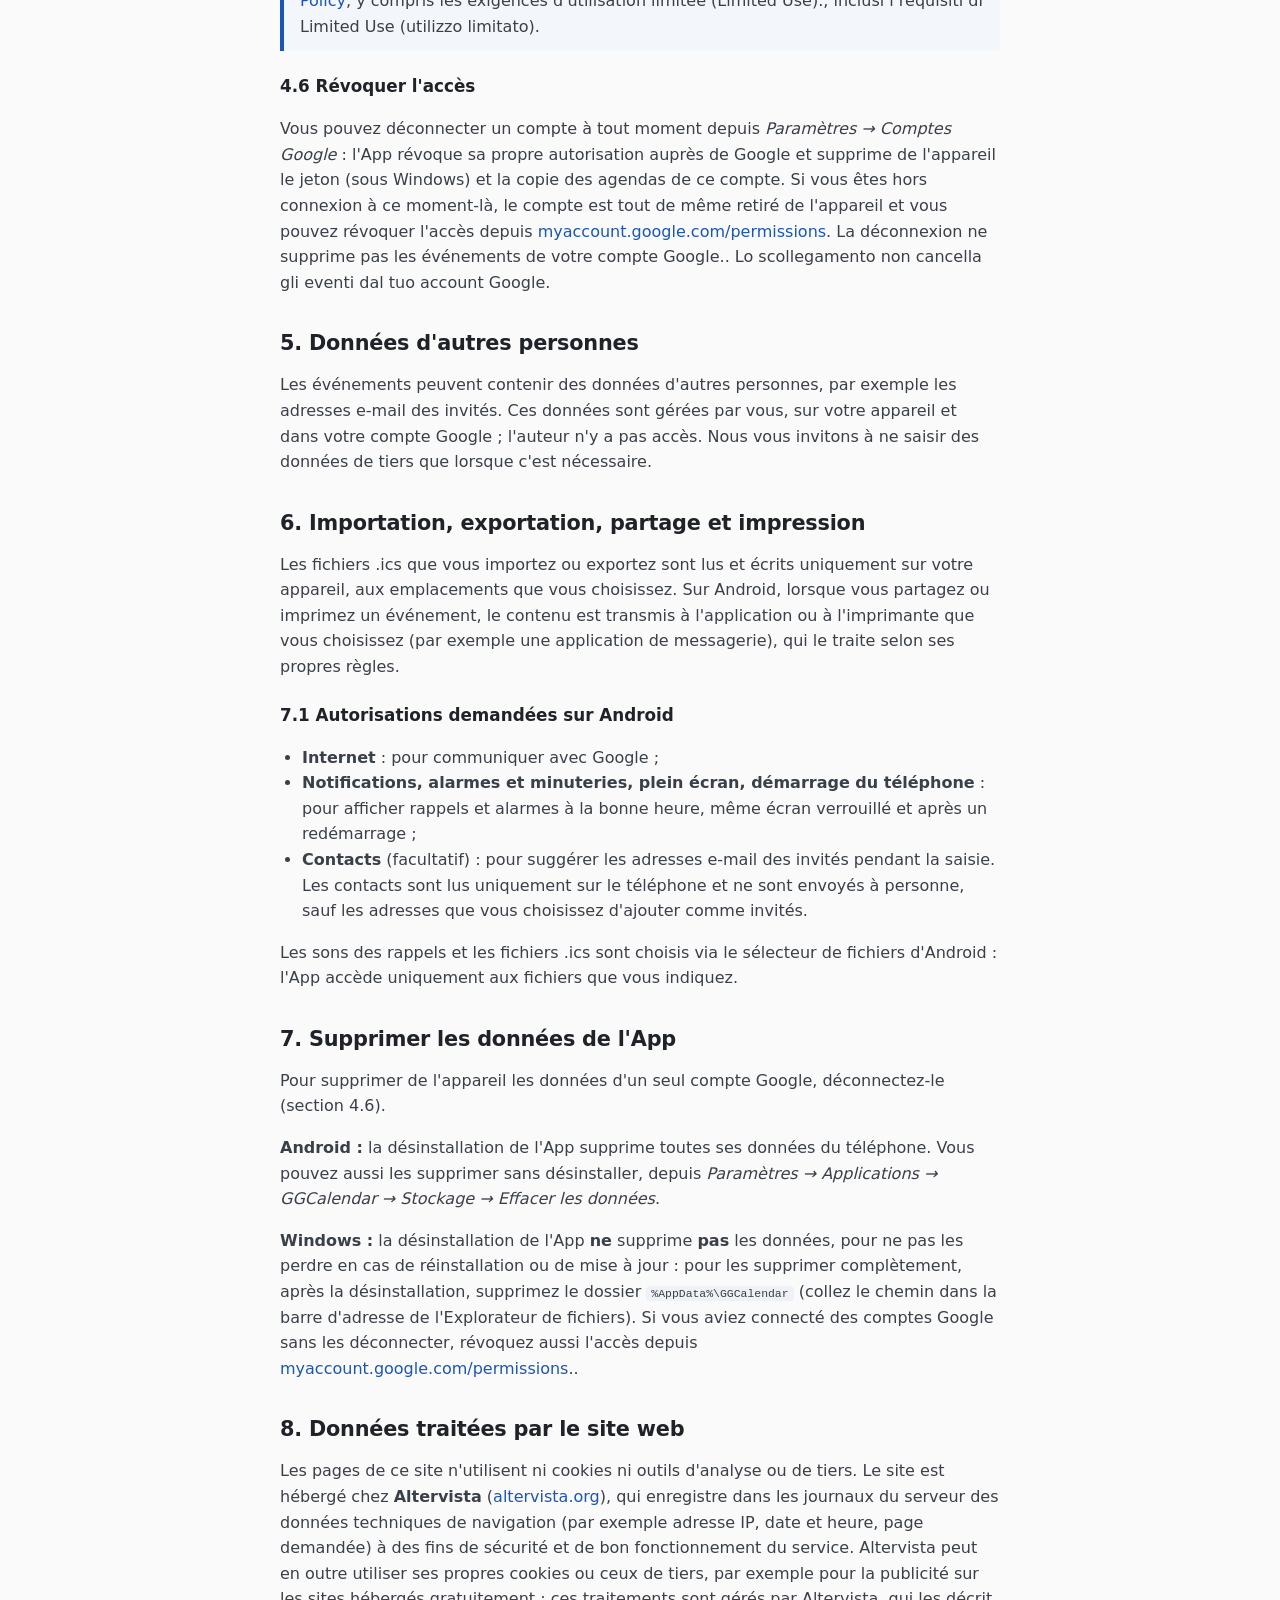
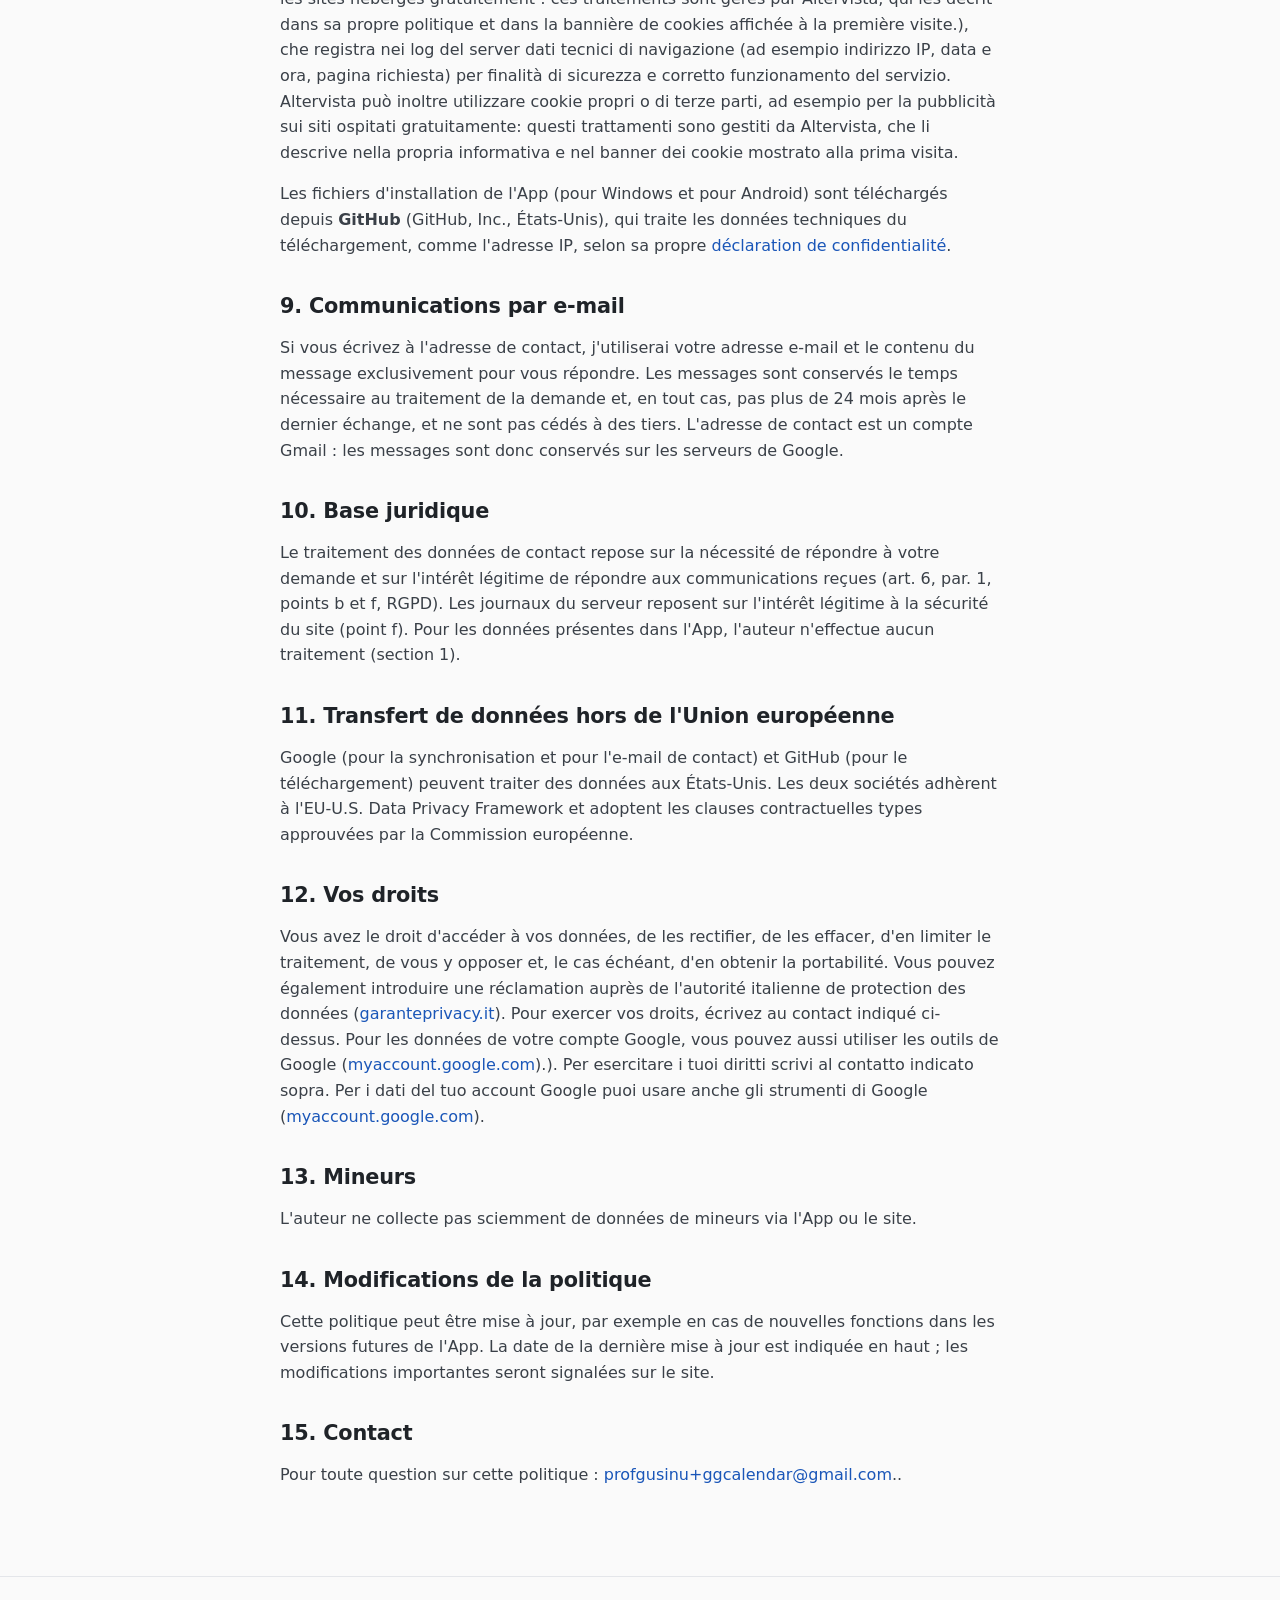
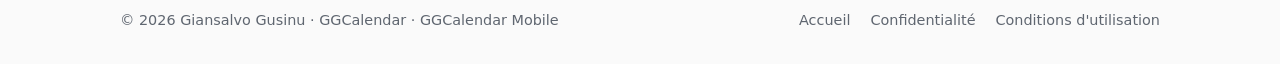
<file: website/fr/privacy.html>
<!doctype html>
<html lang="fr">
<head>
<meta charset="utf-8">
<meta name="viewport" content="width=device-width,initial-scale=1">
<title>Politique de confidentialité – GGCalendar</title>
<meta name="description" content="Politique de confidentialité de GGCalendar, l'application d'agenda pour Windows 11 et Android avec synchronisation Google Agenda.">
<link rel="icon" href="data:image/svg+xml,%3Csvg xmlns='http://www.w3.org/2000/svg' viewBox='0 0 32 32'%3E%3Crect x='3' y='5' width='26' height='24' rx='4' fill='%23fff' stroke='%231a56b8' stroke-width='2'/%3E%3Crect x='3' y='5' width='26' height='8' rx='4' fill='%231a56b8'/%3E%3C/svg%3E">
<link rel="alternate" hreflang="it" href="../privacy.html">
<link rel="alternate" hreflang="en" href="../en/privacy.html">
<link rel="alternate" hreflang="de" href="../de/privacy.html">
<link rel="alternate" hreflang="es" href="../es/privacy.html">
<link rel="alternate" hreflang="fr" href="privacy.html">
<link rel="stylesheet" href="../assets/style.css">
<script src="../assets/script.js" defer></script>
</head>
<body>
<header class="site"><div class="wrap">
  <a class="brand" href="index.html">GGCalendar</a>
  <nav class="main"><a href="index.html">Accueil</a><a class="btn btn-primary btn-sm" href="index.html#download">Télécharger</a></nav><div class="langs" aria-label="Language"><a href="../privacy.html" hreflang="it" lang="it">Italiano</a><a href="../en/privacy.html" hreflang="en" lang="en">English</a><a href="../de/privacy.html" hreflang="de" lang="de">Deutsch</a><a href="../es/privacy.html" hreflang="es" lang="es">Español</a><a class="on" href="privacy.html" hreflang="fr" lang="fr">Français</a></div>
</div></header>

<main class="legal"><div class="wrap">
  <a class="back" href="index.html">← Retour à l'accueil</a>
  <h1>Politique de confidentialité</h1>
  <p class="updated">Dernière mise à jour : 9 novembre 2026 · GGCalendar pour Windows et GGCalendar Mobile pour Android · Traduction de l'original italien, qui est le texte de référence</p>

  <p>Cette politique décrit comment GGCalendar pour Windows et GGCalendar Mobile pour Android (ensemble, « l'App ») et le site web associé traitent les données personnelles, conformément au règlement (UE) 2016/679 (RGPD), et comment l'App utilise les données reçues des API Google.</p>

  <h2>1. Responsable du traitement et périmètre</h2>
  <p>Giansalvo Gusinu, Sassari (Italie). Contact : <a href="#" data-mail data-show data-subject="GGCalendar – Privacy">écrire au responsable</a>.</a>.</p>
  <p>Le responsable traite des données personnelles uniquement pour le <strong>site web</strong> (section 8) et pour les <strong>communications par e-mail</strong> (section 9). L'App fonctionne entièrement sur votre appareil (ordinateur ou téléphone) : l'auteur <strong>ne reçoit, ne voit et ne conserve pas</strong> vos événements ni d'autres données saisies ou synchronisées dans l'App. Si vous connectez un compte Google, les données de votre agenda sont traitées par Google LLC en tant que responsable autonome, selon la <a href="https://policies.google.com/privacy?hl=fr" rel="noopener">politique de confidentialité de Google</a>.</a>.</p>

  <h2>2. L'App en bref</h2>
  <ul>
    <li>elle ne nécessite pas de créer un compte : sans connecter Google, elle fonctionne uniquement en local ;</li>
    <li>elle n'envoie pas de données à des serveurs de l'auteur : l'auteur ne gère aucun serveur pour l'App ;</li>
    <li>elle communique sur le réseau uniquement avec les services Google, et seulement si vous connectez un compte (section 4) ;</li>
    <li>elle ne contient ni publicité ni outil de profilage et ne collecte pas de données d'utilisation ni de télémétrie ;</li>
    <li>elle ne vend ni ne cède de données à personne.</li>
  </ul>

  <h2>3. Données enregistrées sur votre appareil</h2>
  <h3>3.1 Windows</h3>
  <p>L'App enregistre ses données dans le dossier <code>%AppData%\GGCalendar</code> de votre utilisateur Windows :</p>
  <ul>
    <li><code>calendar.db</code> : les agendas et les événements (titre, dates, lieu, description, invités, rappels, couleurs), à la fois des agendas locaux et de la copie des agendas Google synchronisés, ainsi que les modifications en attente d'envoi à Google ;</li>
    <li><code>settings.json</code> : les paramètres de l'App ;</li>
    <li><code>reminders.json</code> : les rappels déjà affichés ou reportés ;</li>
    <li><code>google-accounts.json</code> : l'adresse e-mail des comptes Google connectés et le jeton d'accès correspondant, <strong>chiffré</strong> avec la protection des données de Windows (DPAPI) et utilisable uniquement par votre utilisateur Windows.</li>
  </ul>
  <p>La base de données des événements n'est pas chiffrée par l'App et est protégée par l'accès à votre compte Windows : nous vous conseillons de protéger le compte par un mot de passe et, si possible, d'activer le chiffrement du disque (BitLocker). La sauvegarde, la conservation et la suppression de ces fichiers sont sous votre contrôle (section 7).</p>

  <h3>3.2 Android</h3>
  <p>L'App enregistre ses données dans l'espace privé qu'Android réserve à chaque application, inaccessible aux autres applications :</p>
  <ul>
    <li>la base de données des agendas et des événements (mêmes contenus que ceux décrits pour Windows), avec les modifications en attente d'envoi à Google ;</li>
    <li>les paramètres de l'App et l'état des rappels déjà affichés ou reportés ;</li>
    <li>l'adresse e-mail des comptes Google connectés.</li>
  </ul>
  <p>Sur Android, l'App <strong>ne conserve aucun jeton d'accès</strong> : lorsqu'elle doit communiquer avec Google, elle le demande à chaque fois à Google Play Services, le composant système qui gère les comptes Google du téléphone. Les données de l'App sont exclues de la sauvegarde automatique d'Android et ne sont donc pas copiées dans votre espace de sauvegarde Google. Nous vous conseillons de protéger le téléphone par un verrouillage d'écran.</p>

  <h2>4. Synchronisation avec Google Agenda (facultative)</h2>
  <p>Si vous connectez un compte Google, la connexion s'effectue via la page de connexion de Google dans le navigateur (Windows) ou via le choix du compte et l'écran d'autorisation de Google Play Services (Android), avec le protocole OAuth 2.0 : l'App ne voit ni ne conserve votre mot de passe Google.</p>

  <h3>4.1 Données Google auxquelles l'App accède</h3>
  <p>L'App demande l'autorisation <code>https://www.googleapis.com/auth/calendar</code> (afficher, modifier, partager et supprimer définitivement tous les agendas auxquels vous pouvez accéder avec Google Agenda), nécessaire à la synchronisation dans les deux sens. Avec cette autorisation, l'App lit et écrit :</p>
  <ul>
    <li>la liste de vos agendas (nom, couleur, rappels par défaut, niveau d'accès) ;</li>
    <li>les événements de ces agendas : titre, dates et heures, lieu, description, récurrence, invités et leurs adresses e-mail, rappels, disponibilité, visibilité, lien Google Meet et autorisations des invités ;</li>
    <li>l'adresse e-mail du compte, pour l'identifier dans l'App.</li>
  </ul>

  <h3>4.2 Comment elles sont utilisées</h3>
  <p>Ces données sont utilisées <strong>exclusivement</strong> pour vous montrer vos agendas dans l'App, pour créer, modifier et supprimer des événements et des agendas à votre demande et pour vous afficher les rappels sur votre appareil. Elles ne sont pas utilisées pour la publicité, le profilage ou l'analyse, ni pour entraîner des modèles d'intelligence artificielle, et ne sont lues par aucune personne.</p>

  <h3>4.3 Conservation</h3>
  <p>Une copie des données synchronisées est conservée uniquement sur votre appareil, comme indiqué à la section 3, jusqu'à ce que vous déconnectiez le compte ou supprimiez les données de l'App. Les données d'origine restent dans votre compte Google et sont gérées par Google.</p>

  <h3>4.4 Partage</h3>
  <p>Les données circulent uniquement entre votre appareil et les serveurs de Google, sur une connexion chiffrée (HTTPS), sans passer par des serveurs de l'auteur ou de tiers, et ne sont transférées à personne d'autre. Via l'App, vous pouvez toutefois demander à Google de contacter d'autres personnes :</p>
  <ul>
    <li>si vous ajoutez des invités à un événement avec l'option « envoyer les invitations » activée, Google leur envoie les e-mails d'invitation, de mise à jour ou d'annulation ;</li>
    <li>si vous ajoutez une visioconférence, Google crée le lien Google Meet ;</li>
    <li>les rappels de type « e-mail » sont envoyés par Google à votre adresse.</li>
  </ul>

  <h3>4.5 Utilisation limitée (Limited Use)</h3>
  <blockquote>L'utilisation et le transfert à toute autre application, par GGCalendar, des informations reçues des API Google respecteront la <a href="https://developers.google.com/terms/api-services-user-data-policy" rel="noopener">Google API Services User Data Policy</a>, y compris les exigences d'utilisation limitée (Limited Use).</a>, inclusi i requisiti di Limited Use (utilizzo limitato).</blockquote>

  <h3>4.6 Révoquer l'accès</h3>
  <p>Vous pouvez déconnecter un compte à tout moment depuis <em>Paramètres → Comptes Google</em> : l'App révoque sa propre autorisation auprès de Google et supprime de l'appareil le jeton (sous Windows) et la copie des agendas de ce compte. Si vous êtes hors connexion à ce moment-là, le compte est tout de même retiré de l'appareil et vous pouvez révoquer l'accès depuis <a href="https://myaccount.google.com/permissions" rel="noopener">myaccount.google.com/permissions</a>. La déconnexion ne supprime pas les événements de votre compte Google.</a>. Lo scollegamento non cancella gli eventi dal tuo account Google.</p>

  <h2>5. Données d'autres personnes</h2>
  <p>Les événements peuvent contenir des données d'autres personnes, par exemple les adresses e-mail des invités. Ces données sont gérées par vous, sur votre appareil et dans votre compte Google ; l'auteur n'y a pas accès. Nous vous invitons à ne saisir des données de tiers que lorsque c'est nécessaire.</p>

  <h2>6. Importation, exportation, partage et impression</h2>
  <p>Les fichiers .ics que vous importez ou exportez sont lus et écrits uniquement sur votre appareil, aux emplacements que vous choisissez. Sur Android, lorsque vous partagez ou imprimez un événement, le contenu est transmis à l'application ou à l'imprimante que vous choisissez (par exemple une application de messagerie), qui le traite selon ses propres règles.</p>

  <h3>7.1 Autorisations demandées sur Android</h3>
  <ul>
    <li><strong>Internet</strong> : pour communiquer avec Google ;</li>
    <li><strong>Notifications, alarmes et minuteries, plein écran, démarrage du téléphone</strong> : pour afficher rappels et alarmes à la bonne heure, même écran verrouillé et après un redémarrage ;</li>
    <li><strong>Contacts</strong> (facultatif) : pour suggérer les adresses e-mail des invités pendant la saisie. Les contacts sont lus uniquement sur le téléphone et ne sont envoyés à personne, sauf les adresses que vous choisissez d'ajouter comme invités.</li>
  </ul>
  <p>Les sons des rappels et les fichiers .ics sont choisis via le sélecteur de fichiers d'Android : l'App accède uniquement aux fichiers que vous indiquez.</p>

  <h2>7. Supprimer les données de l'App</h2>
  <p>Pour supprimer de l'appareil les données d'un seul compte Google, déconnectez-le (section 4.6).</p>
  <p><strong>Android :</strong> la désinstallation de l'App supprime toutes ses données du téléphone. Vous pouvez aussi les supprimer sans désinstaller, depuis <em>Paramètres → Applications → GGCalendar → Stockage → Effacer les données</em>.</p>
  <p><strong>Windows :</strong> la désinstallation de l'App <strong>ne</strong> supprime <strong>pas</strong> les données, pour ne pas les perdre en cas de réinstallation ou de mise à jour : pour les supprimer complètement, après la désinstallation, supprimez le dossier <code>%AppData%\GGCalendar</code> (collez le chemin dans la barre d'adresse de l'Explorateur de fichiers). Si vous aviez connecté des comptes Google sans les déconnecter, révoquez aussi l'accès depuis <a href="https://myaccount.google.com/permissions" rel="noopener">myaccount.google.com/permissions</a>.</a>.</p>

  <h2>8. Données traitées par le site web</h2>
  <p>Les pages de ce site n'utilisent ni cookies ni outils d'analyse ou de tiers. Le site est hébergé chez <strong>Altervista</strong> (<a href="https://www.altervista.org" rel="noopener">altervista.org</a>), qui enregistre dans les journaux du serveur des données techniques de navigation (par exemple adresse IP, date et heure, page demandée) à des fins de sécurité et de bon fonctionnement du service. Altervista peut en outre utiliser ses propres cookies ou ceux de tiers, par exemple pour la publicité sur les sites hébergés gratuitement : ces traitements sont gérés par Altervista, qui les décrit dans sa propre politique et dans la bannière de cookies affichée à la première visite.</a>), che registra nei log del server dati tecnici di navigazione (ad esempio indirizzo IP, data e ora, pagina richiesta) per finalità di sicurezza e corretto funzionamento del servizio. Altervista può inoltre utilizzare cookie propri o di terze parti, ad esempio per la pubblicità sui siti ospitati gratuitamente: questi trattamenti sono gestiti da Altervista, che li descrive nella propria informativa e nel banner dei cookie mostrato alla prima visita.</p>
  <p>Les fichiers d'installation de l'App (pour Windows et pour Android) sont téléchargés depuis <strong>GitHub</strong> (GitHub, Inc., États-Unis), qui traite les données techniques du téléchargement, comme l'adresse IP, selon sa propre <a href="https://docs.github.com/fr/site-policy/privacy-policies/github-general-privacy-statement" rel="noopener">déclaration de confidentialité</a>.</p>

  <h2>9. Communications par e-mail</h2>
  <p>Si vous écrivez à l'adresse de contact, j'utiliserai votre adresse e-mail et le contenu du message exclusivement pour vous répondre. Les messages sont conservés le temps nécessaire au traitement de la demande et, en tout cas, pas plus de 24 mois après le dernier échange, et ne sont pas cédés à des tiers. L'adresse de contact est un compte Gmail : les messages sont donc conservés sur les serveurs de Google.</p>

  <h2>10. Base juridique</h2>
  <p>Le traitement des données de contact repose sur la nécessité de répondre à votre demande et sur l'intérêt légitime de répondre aux communications reçues (art. 6, par. 1, points b et f, RGPD). Les journaux du serveur reposent sur l'intérêt légitime à la sécurité du site (point f). Pour les données présentes dans l'App, l'auteur n'effectue aucun traitement (section 1).</p>

  <h2>11. Transfert de données hors de l'Union européenne</h2>
  <p>Google (pour la synchronisation et pour l'e-mail de contact) et GitHub (pour le téléchargement) peuvent traiter des données aux États-Unis. Les deux sociétés adhèrent à l'EU-U.S. Data Privacy Framework et adoptent les clauses contractuelles types approuvées par la Commission européenne.</p>

  <h2>12. Vos droits</h2>
  <p>Vous avez le droit d'accéder à vos données, de les rectifier, de les effacer, d'en limiter le traitement, de vous y opposer et, le cas échéant, d'en obtenir la portabilité. Vous pouvez également introduire une réclamation auprès de l'autorité italienne de protection des données (<a href="https://www.garanteprivacy.it" rel="noopener">garanteprivacy.it</a>). Pour exercer vos droits, écrivez au contact indiqué ci-dessus. Pour les données de votre compte Google, vous pouvez aussi utiliser les outils de Google (<a href="https://myaccount.google.com" rel="noopener">myaccount.google.com</a>).</a>). Per esercitare i tuoi diritti scrivi al contatto indicato sopra. Per i dati del tuo account Google puoi usare anche gli strumenti di Google (<a href="https://myaccount.google.com" rel="noopener">myaccount.google.com</a>).</p>

  <h2>13. Mineurs</h2>
  <p>L'auteur ne collecte pas sciemment de données de mineurs via l'App ou le site.</p>

  <h2>14. Modifications de la politique</h2>
  <p>Cette politique peut être mise à jour, par exemple en cas de nouvelles fonctions dans les versions futures de l'App. La date de la dernière mise à jour est indiquée en haut ; les modifications importantes seront signalées sur le site.</p>

  <h2>15. Contact</h2>
  <p>Pour toute question sur cette politique : <a href="#" data-mail data-show data-subject="GGCalendar – Privacy">écrire à l'auteur</a>.</a>.</p>
  <noscript><p>E-mail : profgusinu+ggcalendar [arobase] gmail [point] com</p></noscript>
</div></main>

<footer class="site"><div class="wrap">
  <div>© 2026 Giansalvo Gusinu · GGCalendar · GGCalendar Mobile</div>
  <nav><a href="index.html">Accueil</a><a href="privacy.html">Confidentialité</a><a href="terms.html">Conditions d'utilisation</a></nav>
</div></footer>
</body>
</html>
</file>
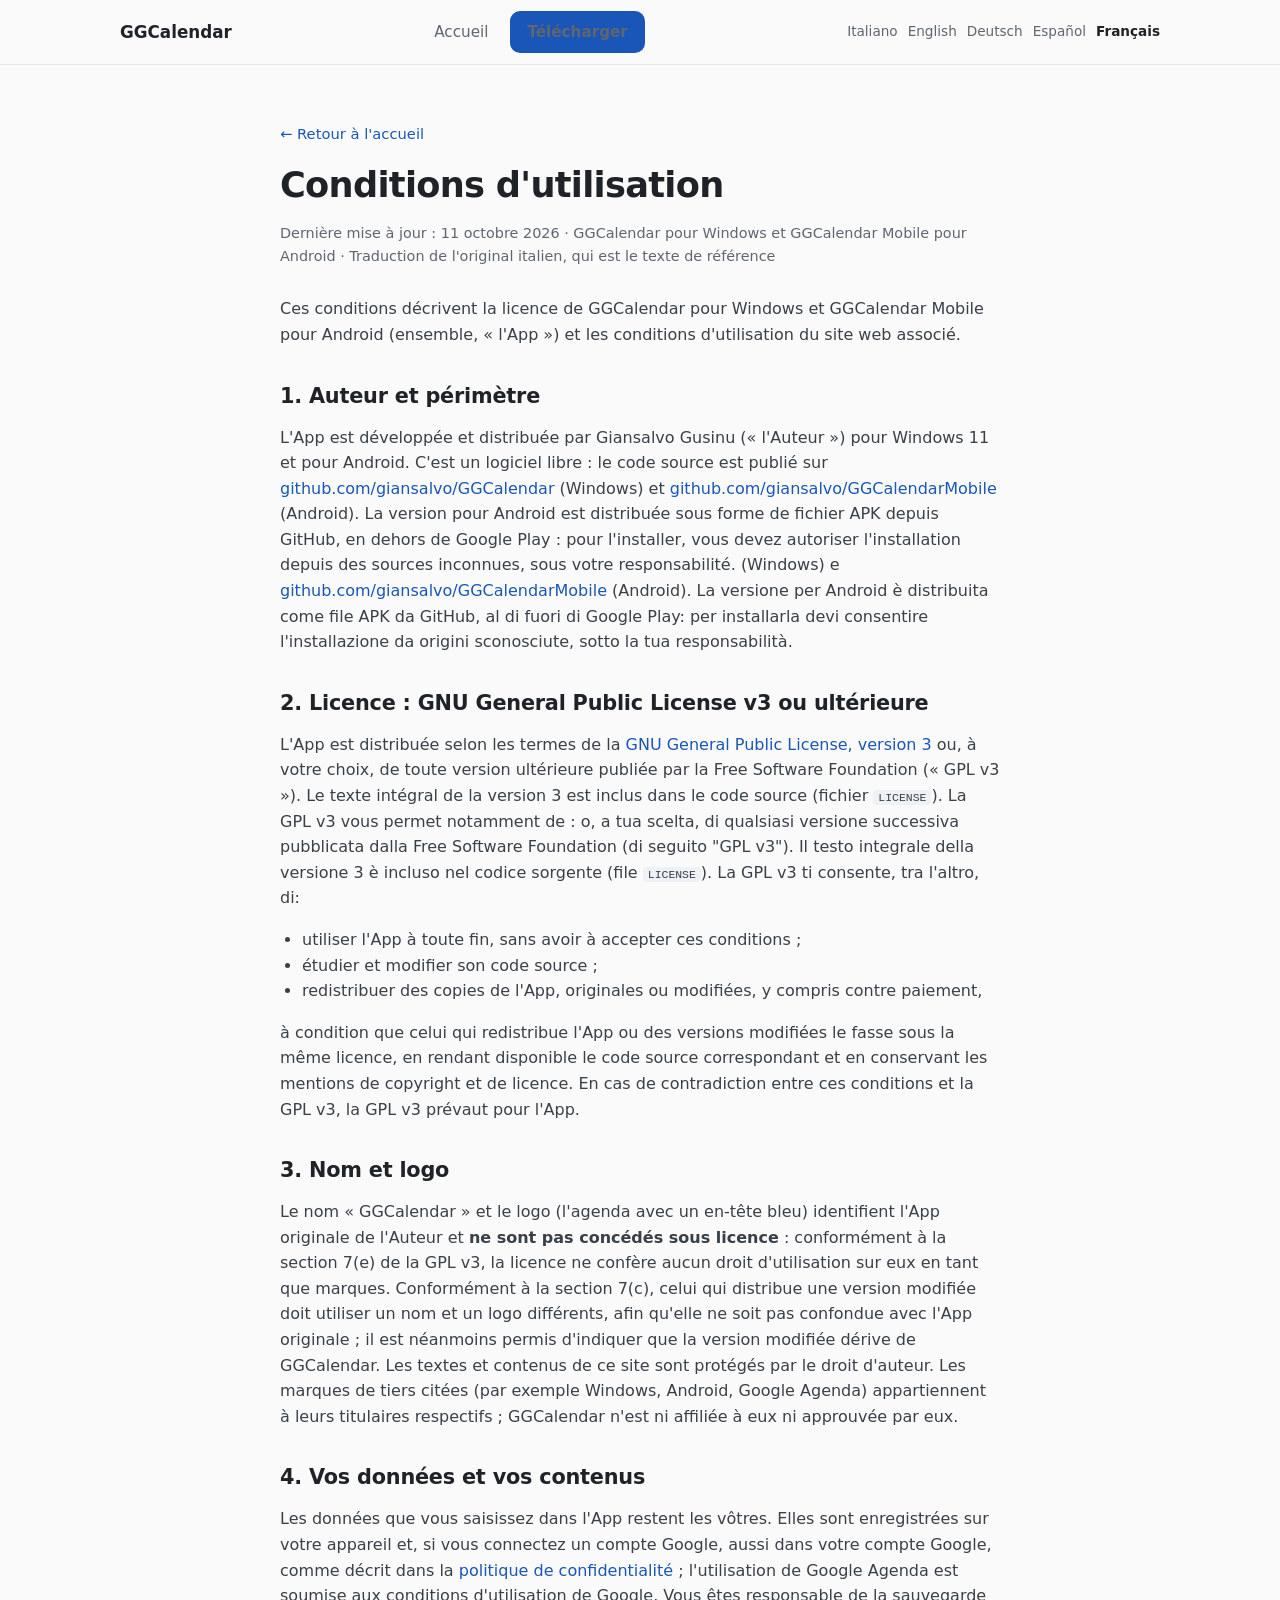
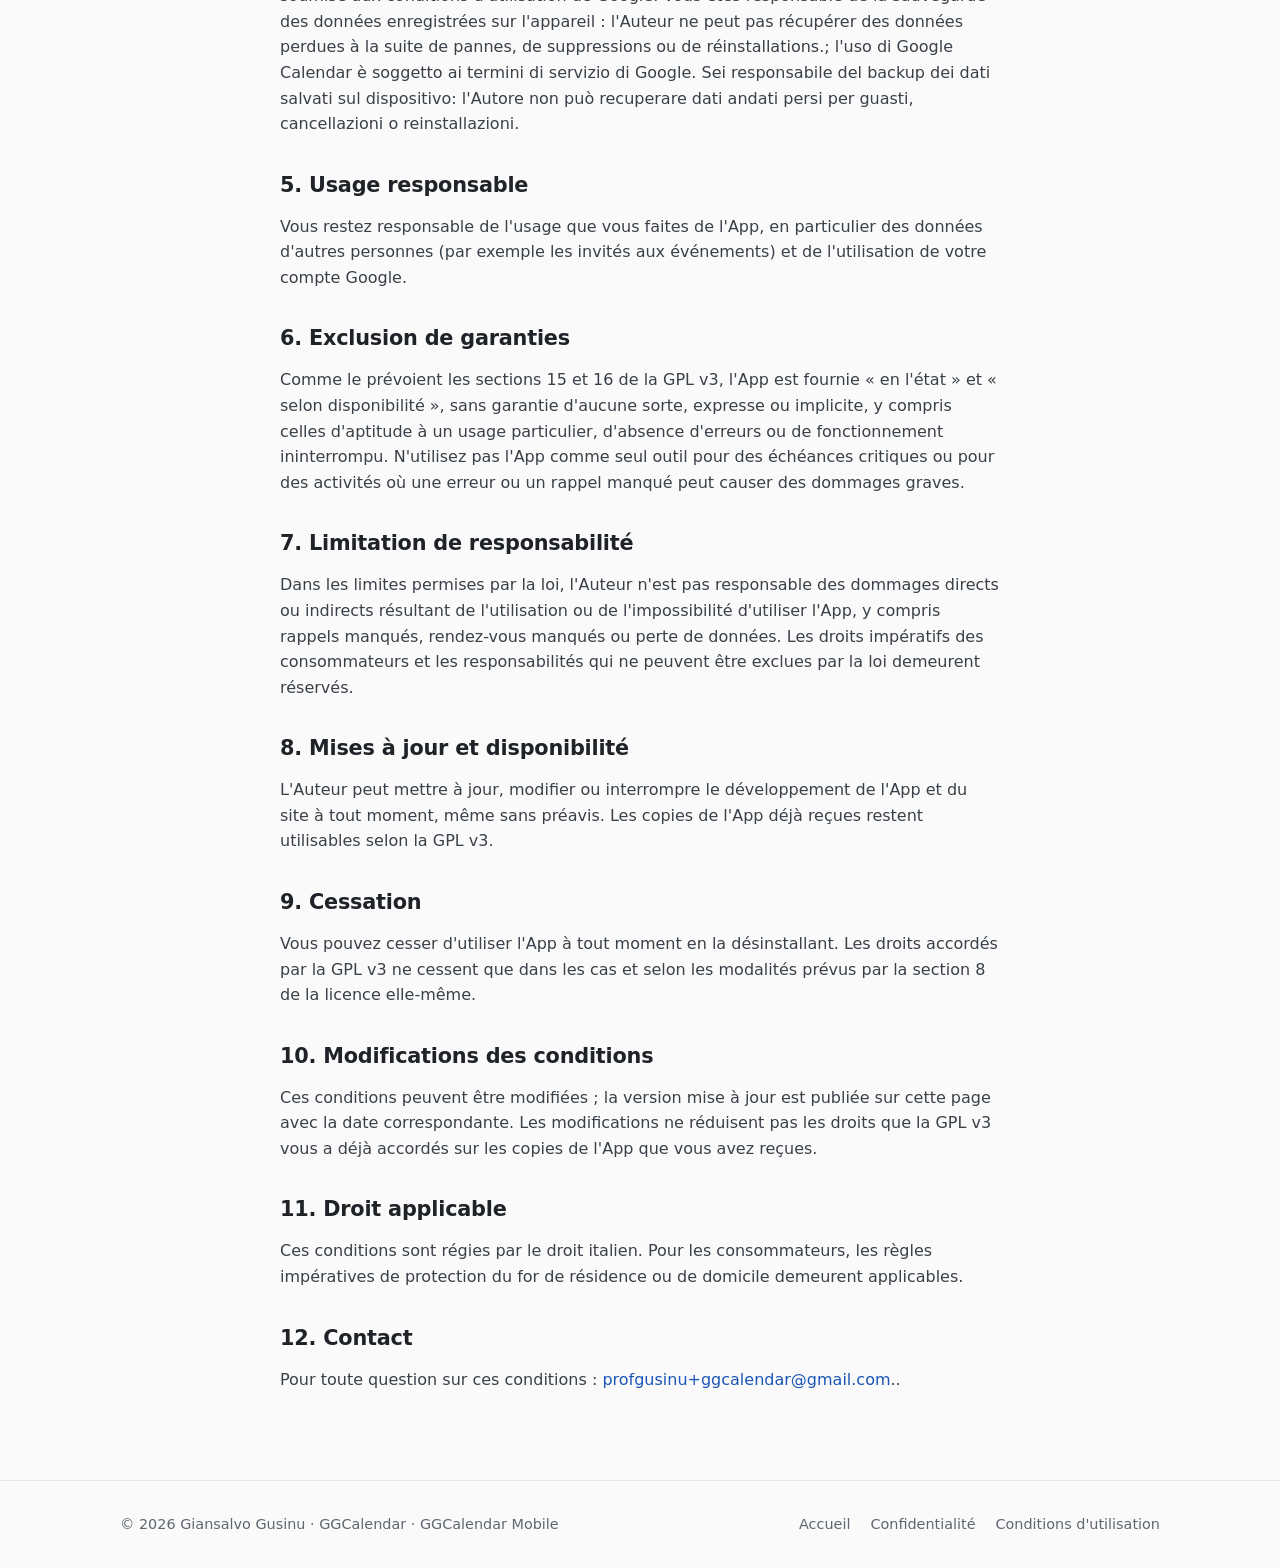
<file: website/fr/terms.html>
<!doctype html>
<html lang="fr">
<head>
<meta charset="utf-8">
<meta name="viewport" content="width=device-width,initial-scale=1">
<title>Conditions d'utilisation – GGCalendar</title>
<meta name="description" content="Conditions d'utilisation de GGCalendar, l'application d'agenda pour Windows 11 et Android.">
<link rel="icon" href="data:image/svg+xml,%3Csvg xmlns='http://www.w3.org/2000/svg' viewBox='0 0 32 32'%3E%3Crect x='3' y='5' width='26' height='24' rx='4' fill='%23fff' stroke='%231a56b8' stroke-width='2'/%3E%3Crect x='3' y='5' width='26' height='8' rx='4' fill='%231a56b8'/%3E%3C/svg%3E">
<link rel="alternate" hreflang="it" href="../terms.html">
<link rel="alternate" hreflang="en" href="../en/terms.html">
<link rel="alternate" hreflang="de" href="../de/terms.html">
<link rel="alternate" hreflang="es" href="../es/terms.html">
<link rel="alternate" hreflang="fr" href="terms.html">
<link rel="stylesheet" href="../assets/style.css">
<script src="../assets/script.js" defer></script>
</head>
<body>
<header class="site"><div class="wrap">
  <a class="brand" href="index.html">GGCalendar</a>
  <nav class="main"><a href="index.html">Accueil</a><a class="btn btn-primary btn-sm" href="index.html#download">Télécharger</a></nav><div class="langs" aria-label="Language"><a href="../terms.html" hreflang="it" lang="it">Italiano</a><a href="../en/terms.html" hreflang="en" lang="en">English</a><a href="../de/terms.html" hreflang="de" lang="de">Deutsch</a><a href="../es/terms.html" hreflang="es" lang="es">Español</a><a class="on" href="terms.html" hreflang="fr" lang="fr">Français</a></div>
</div></header>

<main class="legal"><div class="wrap">
  <a class="back" href="index.html">← Retour à l'accueil</a>
  <h1>Conditions d'utilisation</h1>
  <p class="updated">Dernière mise à jour : 11 octobre 2026 · GGCalendar pour Windows et GGCalendar Mobile pour Android · Traduction de l'original italien, qui est le texte de référence</p>

  <p>Ces conditions décrivent la licence de GGCalendar pour Windows et GGCalendar Mobile pour Android (ensemble, « l'App ») et les conditions d'utilisation du site web associé.</p>

  <h2>1. Auteur et périmètre</h2>
  <p>L'App est développée et distribuée par Giansalvo Gusinu (« l'Auteur ») pour Windows 11 et pour Android. C'est un logiciel libre : le code source est publié sur <a href="https://github.com/giansalvo/GGCalendar" rel="noopener">github.com/giansalvo/GGCalendar</a> (Windows) et <a href="https://github.com/giansalvo/GGCalendarMobile" rel="noopener">github.com/giansalvo/GGCalendarMobile</a> (Android). La version pour Android est distribuée sous forme de fichier APK depuis GitHub, en dehors de Google Play : pour l'installer, vous devez autoriser l'installation depuis des sources inconnues, sous votre responsabilité.</a> (Windows) e <a href="https://github.com/giansalvo/GGCalendarMobile" rel="noopener">github.com/giansalvo/GGCalendarMobile</a> (Android). La versione per Android è distribuita come file APK da GitHub, al di fuori di Google Play: per installarla devi consentire l'installazione da origini sconosciute, sotto la tua responsabilità.</p>

  <h2>2. Licence : GNU General Public License v3 ou ultérieure</h2>
  <p>L'App est distribuée selon les termes de la <a href="https://www.gnu.org/licenses/gpl-3.0.html" rel="noopener">GNU General Public License, version 3</a> ou, à votre choix, de toute version ultérieure publiée par la Free Software Foundation (« GPL v3 »). Le texte intégral de la version 3 est inclus dans le code source (fichier <code>LICENSE</code>). La GPL v3 vous permet notamment de :</a> o, a tua scelta, di qualsiasi versione successiva pubblicata dalla Free Software Foundation (di seguito "GPL v3"). Il testo integrale della versione 3 è incluso nel codice sorgente (file <code>LICENSE</code>). La GPL v3 ti consente, tra l'altro, di:</p>
  <ul>
    <li>utiliser l'App à toute fin, sans avoir à accepter ces conditions ;</li>
    <li>étudier et modifier son code source ;</li>
    <li>redistribuer des copies de l'App, originales ou modifiées, y compris contre paiement,</li>
  </ul>
  <p>à condition que celui qui redistribue l'App ou des versions modifiées le fasse sous la même licence, en rendant disponible le code source correspondant et en conservant les mentions de copyright et de licence. En cas de contradiction entre ces conditions et la GPL v3, la GPL v3 prévaut pour l'App.</p>

  <h2>3. Nom et logo</h2>
  <p>Le nom « GGCalendar » et le logo (l'agenda avec un en-tête bleu) identifient l'App originale de l'Auteur et <strong>ne sont pas concédés sous licence</strong> : conformément à la section 7(e) de la GPL v3, la licence ne confère aucun droit d'utilisation sur eux en tant que marques. Conformément à la section 7(c), celui qui distribue une version modifiée doit utiliser un nom et un logo différents, afin qu'elle ne soit pas confondue avec l'App originale ; il est néanmoins permis d'indiquer que la version modifiée dérive de GGCalendar. Les textes et contenus de ce site sont protégés par le droit d'auteur. Les marques de tiers citées (par exemple Windows, Android, Google Agenda) appartiennent à leurs titulaires respectifs ; GGCalendar n'est ni affiliée à eux ni approuvée par eux.</p>

  <h2>4. Vos données et vos contenus</h2>
  <p>Les données que vous saisissez dans l'App restent les vôtres. Elles sont enregistrées sur votre appareil et, si vous connectez un compte Google, aussi dans votre compte Google, comme décrit dans la <a href="privacy.html">politique de confidentialité</a> ; l'utilisation de Google Agenda est soumise aux conditions d'utilisation de Google. Vous êtes responsable de la sauvegarde des données enregistrées sur l'appareil : l'Auteur ne peut pas récupérer des données perdues à la suite de pannes, de suppressions ou de réinstallations.</a>; l'uso di Google Calendar è soggetto ai termini di servizio di Google. Sei responsabile del backup dei dati salvati sul dispositivo: l'Autore non può recuperare dati andati persi per guasti, cancellazioni o reinstallazioni.</p>

  <h2>5. Usage responsable</h2>
  <p>Vous restez responsable de l'usage que vous faites de l'App, en particulier des données d'autres personnes (par exemple les invités aux événements) et de l'utilisation de votre compte Google.</p>

  <h2>6. Exclusion de garanties</h2>
  <p>Comme le prévoient les sections 15 et 16 de la GPL v3, l'App est fournie « en l'état » et « selon disponibilité », sans garantie d'aucune sorte, expresse ou implicite, y compris celles d'aptitude à un usage particulier, d'absence d'erreurs ou de fonctionnement ininterrompu. N'utilisez pas l'App comme seul outil pour des échéances critiques ou pour des activités où une erreur ou un rappel manqué peut causer des dommages graves.</p>

  <h2>7. Limitation de responsabilité</h2>
  <p>Dans les limites permises par la loi, l'Auteur n'est pas responsable des dommages directs ou indirects résultant de l'utilisation ou de l'impossibilité d'utiliser l'App, y compris rappels manqués, rendez-vous manqués ou perte de données. Les droits impératifs des consommateurs et les responsabilités qui ne peuvent être exclues par la loi demeurent réservés.</p>

  <h2>8. Mises à jour et disponibilité</h2>
  <p>L'Auteur peut mettre à jour, modifier ou interrompre le développement de l'App et du site à tout moment, même sans préavis. Les copies de l'App déjà reçues restent utilisables selon la GPL v3.</p>

  <h2>9. Cessation</h2>
  <p>Vous pouvez cesser d'utiliser l'App à tout moment en la désinstallant. Les droits accordés par la GPL v3 ne cessent que dans les cas et selon les modalités prévus par la section 8 de la licence elle-même.</p>

  <h2>10. Modifications des conditions</h2>
  <p>Ces conditions peuvent être modifiées ; la version mise à jour est publiée sur cette page avec la date correspondante. Les modifications ne réduisent pas les droits que la GPL v3 vous a déjà accordés sur les copies de l'App que vous avez reçues.</p>

  <h2>11. Droit applicable</h2>
  <p>Ces conditions sont régies par le droit italien. Pour les consommateurs, les règles impératives de protection du for de résidence ou de domicile demeurent applicables.</p>

  <h2>12. Contact</h2>
  <p>Pour toute question sur ces conditions : <a href="#" data-mail data-show data-subject="GGCalendar – Termini">écrire à l'auteur</a>.</a>.</p>
  <noscript><p>E-mail : profgusinu+ggcalendar [arobase] gmail [point] com</p></noscript>
</div></main>

<footer class="site"><div class="wrap">
  <div>© 2026 Giansalvo Gusinu · GGCalendar · GGCalendar Mobile</div>
  <nav><a href="index.html">Accueil</a><a href="privacy.html">Confidentialité</a><a href="terms.html">Conditions d'utilisation</a></nav>
</div></footer>
</body>
</html>
</file>
<file: website/assets/style.css>
:root{
  --bg:#fafafa; --surface:#fff; --text:#1f2328; --muted:#5f6670; --line:#e4e6ea;
  --accent:#1a56b8; --accent-dark:#124092; --accent-soft:#eaf1fc; --radius:14px;
  --max:1080px;
}
*{box-sizing:border-box}
html{scroll-behavior:smooth}
body{margin:0;font-family:Inter,system-ui,-apple-system,"Segoe UI",Roboto,sans-serif;color:var(--text);background:var(--bg);line-height:1.6;-webkit-font-smoothing:antialiased}
a{color:var(--accent);text-decoration:none}
a:hover{text-decoration:underline}
img{max-width:100%;display:block}
.wrap{width:100%;max-width:var(--max);margin:0 auto;padding:0 20px}

/* header */
header.site{position:sticky;top:0;z-index:10;background:rgba(250,250,250,.85);backdrop-filter:blur(10px);border-bottom:1px solid var(--line)}
header.site .wrap{display:flex;align-items:center;justify-content:space-between;height:64px}
.brand{display:flex;align-items:center;gap:10px;font-weight:700;color:var(--text);font-size:1.05rem}
.brand:hover{text-decoration:none}
.brand svg{width:28px;height:28px}
nav.main{display:flex;gap:22px;align-items:center}
nav.main a{color:var(--muted);font-size:.95rem}
nav.main a:hover{color:var(--text);text-decoration:none}

/* buttons */
.btn{display:inline-flex;align-items:center;gap:8px;padding:12px 22px;border-radius:10px;font-weight:600;font-size:1rem;border:1px solid transparent;cursor:pointer;transition:.15s}
.btn:hover{text-decoration:none}
.btn-primary{background:var(--accent);color:#fff}
.btn-primary:hover{background:var(--accent-dark)}
.btn-ghost{background:var(--surface);color:var(--text);border-color:var(--line)}
.btn-ghost:hover{border-color:#c9cdd3}
.btn-sm{padding:8px 16px;font-size:.9rem}

/* hero */
.hero{padding:72px 0 56px}
.hero .wrap{display:grid;grid-template-columns:1.15fr .85fr;gap:48px;align-items:center}
.badge{display:inline-block;background:var(--accent-soft);color:var(--accent-dark);font-size:.82rem;font-weight:600;padding:5px 12px;border-radius:99px;margin-bottom:18px}
h1{font-size:clamp(2.2rem,5vw,3.4rem);line-height:1.1;margin:0 0 18px;letter-spacing:-.02em}
.lead{font-size:1.15rem;color:var(--muted);margin:0 0 28px;max-width:34em}
.cta{display:flex;gap:12px;flex-wrap:wrap}
.meta{margin-top:18px;font-size:.88rem;color:var(--muted)}
.hero-art{background:#e6e6e6;border-radius:24px;padding:28px;box-shadow:0 20px 50px -20px rgba(0,0,0,.25)}
.hero-art img{border-radius:12px;margin:0 auto;width:100%;max-width:340px}

/* sections */
section{padding:64px 0}
section.alt{background:var(--surface);border-block:1px solid var(--line)}
.eyebrow{color:var(--accent);font-weight:600;font-size:.85rem;text-transform:uppercase;letter-spacing:.08em;margin:0 0 8px}
h2{font-size:clamp(1.6rem,3.5vw,2.2rem);line-height:1.2;margin:0 0 12px;letter-spacing:-.01em}
.sub{color:var(--muted);max-width:40em;margin:0 0 40px}
.grid{display:grid;grid-template-columns:repeat(3,1fr);gap:20px}
.card{background:var(--surface);border:1px solid var(--line);border-radius:var(--radius);padding:24px}
section.alt .card{background:var(--bg)}
.card .ico{width:42px;height:42px;border-radius:10px;background:var(--accent-soft);color:var(--accent);display:grid;place-items:center;margin-bottom:14px}
.card .ico svg{width:22px;height:22px}
.card h3{margin:0 0 6px;font-size:1.05rem}
.card p{margin:0;color:var(--muted);font-size:.95rem}

/* info */
.info{display:grid;grid-template-columns:repeat(3,1fr);gap:20px}
.info .card h3{font-size:.85rem;text-transform:uppercase;letter-spacing:.06em;color:var(--muted);margin-bottom:8px}
.info .card p{color:var(--text);font-size:1.05rem;font-weight:500}

/* download band */
.band{background:var(--text);color:#fff;border-radius:24px;padding:48px 32px;text-align:center}
.band h2{color:#fff}
.band p{color:#b9bec6;margin:0 auto 24px;max-width:34em}
.band .btn-primary{background:#fff;color:var(--text)}
.band .btn-primary:hover{background:#e9ecf0}

/* footer */
footer.site{border-top:1px solid var(--line);padding:32px 0;color:var(--muted);font-size:.9rem}
footer.site .wrap{display:flex;justify-content:space-between;gap:16px;flex-wrap:wrap}
footer.site nav{display:flex;gap:20px;flex-wrap:wrap}
footer.site a{color:var(--muted)}
footer.site a:hover{color:var(--text)}

/* legal pages */
.legal{padding:56px 0 72px}
.legal .wrap{max-width:760px}
.legal h1{font-size:2.2rem}
.legal h2{font-size:1.3rem;margin:36px 0 8px}
.legal p,.legal li{color:#3a4048}
.legal ul{padding-left:22px}
.legal h3{font-size:1.05rem;margin:22px 0 6px}
.legal code{font-size:.88em;background:#eef1f5;border-radius:4px;padding:1px 5px;word-break:break-all}
.legal blockquote{margin:16px 0;padding:12px 16px;border-left:4px solid #1a56b8;background:#f3f6fb;color:#3a4048}
.legal .updated{color:var(--muted);font-size:.9rem;margin-bottom:28px}
.back{display:inline-block;margin-bottom:20px;font-size:.92rem}

/* Language links in the header */
.langs{display:flex;gap:10px;align-items:center;font-size:.85rem}
.langs a{color:var(--muted)}
.langs a:hover{color:var(--text);text-decoration:none}
.langs a.on{color:var(--text);font-weight:600}

@media(max-width:860px){
  .hero{padding:44px 0 32px}
  .hero .wrap{grid-template-columns:1fr;gap:32px}
  .grid,.info{grid-template-columns:1fr 1fr}
  nav.main a.hide-sm{display:none}
  .langs{gap:6px;font-size:.78rem}
}
@media(max-width:560px){
  .grid,.info{grid-template-columns:1fr}
  section{padding:48px 0}
  .band{padding:36px 20px}
  footer.site .wrap{flex-direction:column}
}
.stores{display:flex;gap:14px;flex-wrap:wrap;justify-content:center;align-items:center}
.store-badge,.gh-badge{display:inline-flex;align-items:center;width:183px;height:50px;border-radius:5px}
.store-badge img{display:block;width:183px;height:50px}
.gh-badge{box-sizing:border-box;justify-content:center;gap:10px;padding:0 12px;background:#fff;color:#202020;border:1px solid #d0d7de;text-decoration:none;font-weight:600;font-size:1.05rem;line-height:1.1}
.gh-badge span{display:flex;flex-direction:column;text-align:left}
.gh-badge small{font-size:.65rem;font-weight:400;opacity:.8}
.gh-badge:hover{background:#e9ecf0}
</file>
